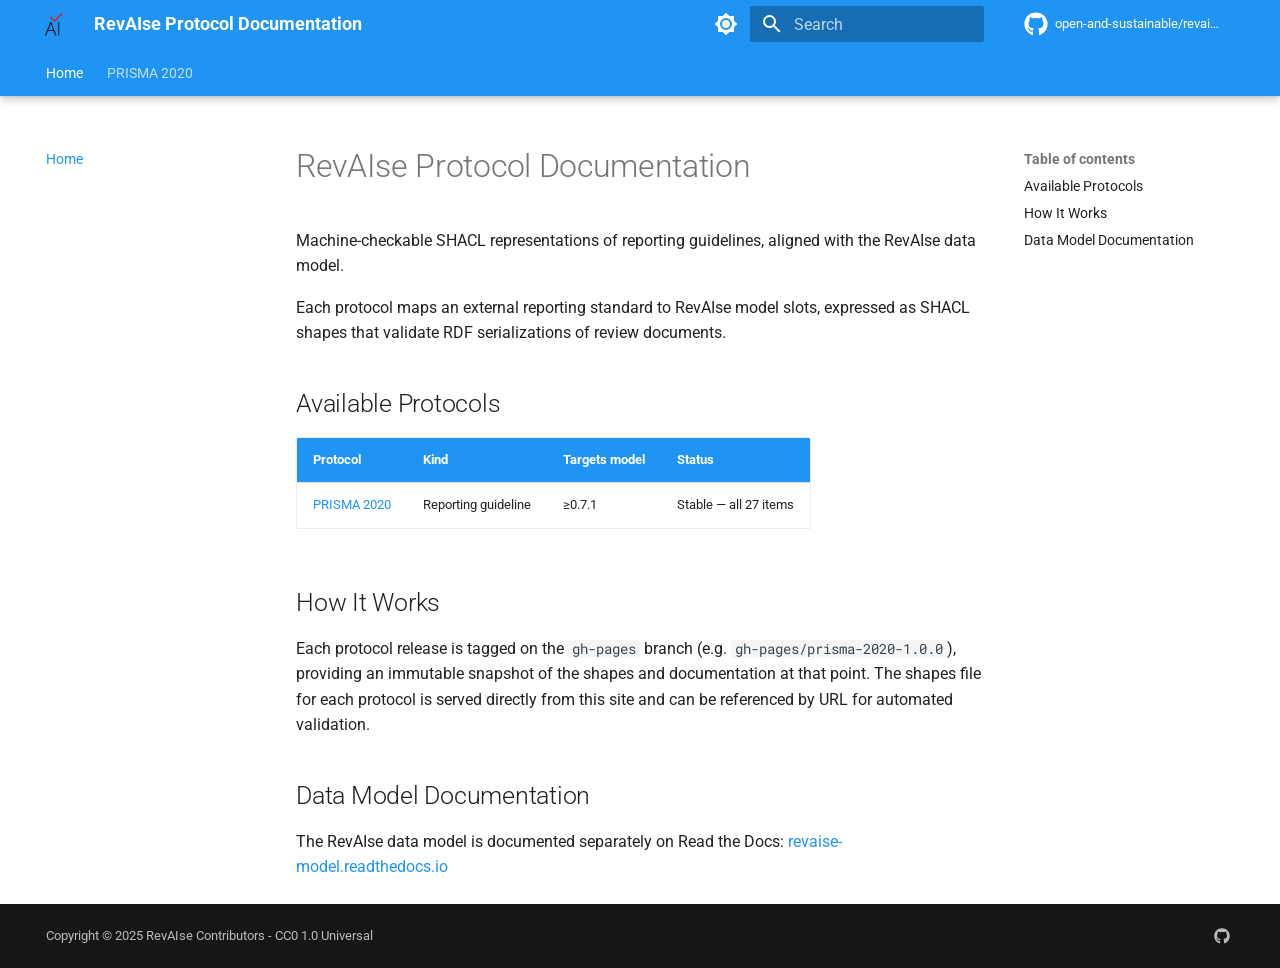
<file: index.html>
<!doctype html>
<html lang="en" class="no-js">
  <head>
    
      <meta charset="utf-8">
      <meta name="viewport" content="width=device-width,initial-scale=1">
      
        <meta name="description" content="Machine-checkable protocol conformance shapes for the RevAIse data model">
      
      
        <meta name="author" content="RevAIse Contributors">
      
      
        <link rel="canonical" href="https://open-and-sustainable.github.io/revaise-model/">
      
      
      
        <link rel="next" href="prisma-2020/docs/">
      
      
        
      
      
      <link rel="icon" href="assets/favicon.ico">
      <meta name="generator" content="mkdocs-1.6.1, mkdocs-material-9.7.6">
    
    
      
        <title>RevAIse Protocol Documentation</title>
      
    
    
      <link rel="stylesheet" href="assets/stylesheets/main.484c7ddc.min.css">
      
        
        <link rel="stylesheet" href="assets/stylesheets/palette.ab4e12ef.min.css">
      
      


    
    
      
    
    
      
        
        
        <link rel="preconnect" href="https://fonts.gstatic.com" crossorigin>
        <link rel="stylesheet" href="https://fonts.googleapis.com/css?family=Roboto:300,300i,400,400i,700,700i%7CRoboto+Mono:400,400i,700,700i&display=fallback">
        <style>:root{--md-text-font:"Roboto";--md-code-font:"Roboto Mono"}</style>
      
    
    
      <link rel="stylesheet" href="stylesheets/extra.css">
    
      <link rel="stylesheet" href="stylesheets/logo.css">
    
    <script>__md_scope=new URL(".",location),__md_hash=e=>[...e].reduce(((e,_)=>(e<<5)-e+_.charCodeAt(0)),0),__md_get=(e,_=localStorage,t=__md_scope)=>JSON.parse(_.getItem(t.pathname+"."+e)),__md_set=(e,_,t=localStorage,a=__md_scope)=>{try{t.setItem(a.pathname+"."+e,JSON.stringify(_))}catch(e){}}</script>
    
      

    
    
  </head>
  
  
    
    
      
    
    
    
    
    <body dir="ltr" data-md-color-scheme="default" data-md-color-primary="blue" data-md-color-accent="indigo">
  
    
    <input class="md-toggle" data-md-toggle="drawer" type="checkbox" id="__drawer" autocomplete="off">
    <input class="md-toggle" data-md-toggle="search" type="checkbox" id="__search" autocomplete="off">
    <label class="md-overlay" for="__drawer"></label>
    <div data-md-component="skip">
      
        
        <a href="#revaise-protocol-documentation" class="md-skip">
          Skip to content
        </a>
      
    </div>
    <div data-md-component="announce">
      
    </div>
    
    
      

  

<header class="md-header md-header--shadow md-header--lifted" data-md-component="header">
  <nav class="md-header__inner md-grid" aria-label="Header">
    <a href="." title="RevAIse Protocol Documentation" class="md-header__button md-logo" aria-label="RevAIse Protocol Documentation" data-md-component="logo">
      
  <img src="assets/favicon.ico" alt="logo">

    </a>
    <label class="md-header__button md-icon" for="__drawer">
      
      <svg xmlns="http://www.w3.org/2000/svg" viewBox="0 0 24 24"><path d="M3 6h18v2H3zm0 5h18v2H3zm0 5h18v2H3z"/></svg>
    </label>
    <div class="md-header__title" data-md-component="header-title">
      <div class="md-header__ellipsis">
        <div class="md-header__topic">
          <span class="md-ellipsis">
            RevAIse Protocol Documentation
          </span>
        </div>
        <div class="md-header__topic" data-md-component="header-topic">
          <span class="md-ellipsis">
            
              Home
            
          </span>
        </div>
      </div>
    </div>
    
      
        <form class="md-header__option" data-md-component="palette">
  
    
    
    
    <input class="md-option" data-md-color-media="(prefers-color-scheme: light)" data-md-color-scheme="default" data-md-color-primary="blue" data-md-color-accent="indigo"  aria-label="Switch to dark mode"  type="radio" name="__palette" id="__palette_0">
    
      <label class="md-header__button md-icon" title="Switch to dark mode" for="__palette_1" hidden>
        <svg xmlns="http://www.w3.org/2000/svg" viewBox="0 0 24 24"><path d="M12 8a4 4 0 0 0-4 4 4 4 0 0 0 4 4 4 4 0 0 0 4-4 4 4 0 0 0-4-4m0 10a6 6 0 0 1-6-6 6 6 0 0 1 6-6 6 6 0 0 1 6 6 6 6 0 0 1-6 6m8-9.31V4h-4.69L12 .69 8.69 4H4v4.69L.69 12 4 15.31V20h4.69L12 23.31 15.31 20H20v-4.69L23.31 12z"/></svg>
      </label>
    
  
    
    
    
    <input class="md-option" data-md-color-media="(prefers-color-scheme: dark)" data-md-color-scheme="slate" data-md-color-primary="blue" data-md-color-accent="indigo"  aria-label="Switch to light mode"  type="radio" name="__palette" id="__palette_1">
    
      <label class="md-header__button md-icon" title="Switch to light mode" for="__palette_0" hidden>
        <svg xmlns="http://www.w3.org/2000/svg" viewBox="0 0 24 24"><path d="M12 18c-.89 0-1.74-.2-2.5-.55C11.56 16.5 13 14.42 13 12s-1.44-4.5-3.5-5.45C10.26 6.2 11.11 6 12 6a6 6 0 0 1 6 6 6 6 0 0 1-6 6m8-9.31V4h-4.69L12 .69 8.69 4H4v4.69L.69 12 4 15.31V20h4.69L12 23.31 15.31 20H20v-4.69L23.31 12z"/></svg>
      </label>
    
  
</form>
      
    
    
      <script>var palette=__md_get("__palette");if(palette&&palette.color){if("(prefers-color-scheme)"===palette.color.media){var media=matchMedia("(prefers-color-scheme: light)"),input=document.querySelector(media.matches?"[data-md-color-media='(prefers-color-scheme: light)']":"[data-md-color-media='(prefers-color-scheme: dark)']");palette.color.media=input.getAttribute("data-md-color-media"),palette.color.scheme=input.getAttribute("data-md-color-scheme"),palette.color.primary=input.getAttribute("data-md-color-primary"),palette.color.accent=input.getAttribute("data-md-color-accent")}for(var[key,value]of Object.entries(palette.color))document.body.setAttribute("data-md-color-"+key,value)}</script>
    
    
    
      
      
        <label class="md-header__button md-icon" for="__search">
          
          <svg xmlns="http://www.w3.org/2000/svg" viewBox="0 0 24 24"><path d="M9.5 3A6.5 6.5 0 0 1 16 9.5c0 1.61-.59 3.09-1.56 4.23l.27.27h.79l5 5-1.5 1.5-5-5v-.79l-.27-.27A6.52 6.52 0 0 1 9.5 16 6.5 6.5 0 0 1 3 9.5 6.5 6.5 0 0 1 9.5 3m0 2C7 5 5 7 5 9.5S7 14 9.5 14 14 12 14 9.5 12 5 9.5 5"/></svg>
        </label>
        <div class="md-search" data-md-component="search" role="dialog">
  <label class="md-search__overlay" for="__search"></label>
  <div class="md-search__inner" role="search">
    <form class="md-search__form" name="search">
      <input type="text" class="md-search__input" name="query" aria-label="Search" placeholder="Search" autocapitalize="off" autocorrect="off" autocomplete="off" spellcheck="false" data-md-component="search-query" required>
      <label class="md-search__icon md-icon" for="__search">
        
        <svg xmlns="http://www.w3.org/2000/svg" viewBox="0 0 24 24"><path d="M9.5 3A6.5 6.5 0 0 1 16 9.5c0 1.61-.59 3.09-1.56 4.23l.27.27h.79l5 5-1.5 1.5-5-5v-.79l-.27-.27A6.52 6.52 0 0 1 9.5 16 6.5 6.5 0 0 1 3 9.5 6.5 6.5 0 0 1 9.5 3m0 2C7 5 5 7 5 9.5S7 14 9.5 14 14 12 14 9.5 12 5 9.5 5"/></svg>
        
        <svg xmlns="http://www.w3.org/2000/svg" viewBox="0 0 24 24"><path d="M20 11v2H8l5.5 5.5-1.42 1.42L4.16 12l7.92-7.92L13.5 5.5 8 11z"/></svg>
      </label>
      <nav class="md-search__options" aria-label="Search">
        
          <a href="javascript:void(0)" class="md-search__icon md-icon" title="Share" aria-label="Share" data-clipboard data-clipboard-text="" data-md-component="search-share" tabindex="-1">
            
            <svg xmlns="http://www.w3.org/2000/svg" viewBox="0 0 24 24"><path d="M18 16.08c-.76 0-1.44.3-1.96.77L8.91 12.7c.05-.23.09-.46.09-.7s-.04-.47-.09-.7l7.05-4.11c.54.5 1.25.81 2.04.81a3 3 0 0 0 3-3 3 3 0 0 0-3-3 3 3 0 0 0-3 3c0 .24.04.47.09.7L8.04 9.81C7.5 9.31 6.79 9 6 9a3 3 0 0 0-3 3 3 3 0 0 0 3 3c.79 0 1.5-.31 2.04-.81l7.12 4.15c-.05.21-.08.43-.08.66 0 1.61 1.31 2.91 2.92 2.91s2.92-1.3 2.92-2.91A2.92 2.92 0 0 0 18 16.08"/></svg>
          </a>
        
        <button type="reset" class="md-search__icon md-icon" title="Clear" aria-label="Clear" tabindex="-1">
          
          <svg xmlns="http://www.w3.org/2000/svg" viewBox="0 0 24 24"><path d="M19 6.41 17.59 5 12 10.59 6.41 5 5 6.41 10.59 12 5 17.59 6.41 19 12 13.41 17.59 19 19 17.59 13.41 12z"/></svg>
        </button>
      </nav>
      
        <div class="md-search__suggest" data-md-component="search-suggest"></div>
      
    </form>
    <div class="md-search__output">
      <div class="md-search__scrollwrap" tabindex="0" data-md-scrollfix>
        <div class="md-search-result" data-md-component="search-result">
          <div class="md-search-result__meta">
            Initializing search
          </div>
          <ol class="md-search-result__list" role="presentation"></ol>
        </div>
      </div>
    </div>
  </div>
</div>
      
    
    
      <div class="md-header__source">
        <a href="https://github.com/open-and-sustainable/revaise-model" title="Go to repository" class="md-source" data-md-component="source">
  <div class="md-source__icon md-icon">
    
    <svg xmlns="http://www.w3.org/2000/svg" viewBox="0 0 512 512"><!--! Font Awesome Free 7.1.0 by @fontawesome - https://fontawesome.com License - https://fontawesome.com/license/free (Icons: CC BY 4.0, Fonts: SIL OFL 1.1, Code: MIT License) Copyright 2025 Fonticons, Inc.--><path d="M173.9 397.4c0 2-2.3 3.6-5.2 3.6-3.3.3-5.6-1.3-5.6-3.6 0-2 2.3-3.6 5.2-3.6 3-.3 5.6 1.3 5.6 3.6m-31.1-4.5c-.7 2 1.3 4.3 4.3 4.9 2.6 1 5.6 0 6.2-2s-1.3-4.3-4.3-5.2c-2.6-.7-5.5.3-6.2 2.3m44.2-1.7c-2.9.7-4.9 2.6-4.6 4.9.3 2 2.9 3.3 5.9 2.6 2.9-.7 4.9-2.6 4.6-4.6-.3-1.9-3-3.2-5.9-2.9M252.8 8C114.1 8 8 113.3 8 252c0 110.9 69.8 205.8 169.5 239.2 12.8 2.3 17.3-5.6 17.3-12.1 0-6.2-.3-40.4-.3-61.4 0 0-70 15-84.7-29.8 0 0-11.4-29.1-27.8-36.6 0 0-22.9-15.7 1.6-15.4 0 0 24.9 2 38.6 25.8 21.9 38.6 58.6 27.5 72.9 20.9 2.3-16 8.8-27.1 16-33.7-55.9-6.2-112.3-14.3-112.3-110.5 0-27.5 7.6-41.3 23.6-58.9-2.6-6.5-11.1-33.3 2.6-67.9 20.9-6.5 69 27 69 27 20-5.6 41.5-8.5 62.8-8.5s42.8 2.9 62.8 8.5c0 0 48.1-33.6 69-27 13.7 34.7 5.2 61.4 2.6 67.9 16 17.7 25.8 31.5 25.8 58.9 0 96.5-58.9 104.2-114.8 110.5 9.2 7.9 17 22.9 17 46.4 0 33.7-.3 75.4-.3 83.6 0 6.5 4.6 14.4 17.3 12.1C436.2 457.8 504 362.9 504 252 504 113.3 391.5 8 252.8 8M105.2 352.9c-1.3 1-1 3.3.7 5.2 1.6 1.6 3.9 2.3 5.2 1 1.3-1 1-3.3-.7-5.2-1.6-1.6-3.9-2.3-5.2-1m-10.8-8.1c-.7 1.3.3 2.9 2.3 3.9 1.6 1 3.6.7 4.3-.7.7-1.3-.3-2.9-2.3-3.9-2-.6-3.6-.3-4.3.7m32.4 35.6c-1.6 1.3-1 4.3 1.3 6.2 2.3 2.3 5.2 2.6 6.5 1 1.3-1.3.7-4.3-1.3-6.2-2.2-2.3-5.2-2.6-6.5-1m-11.4-14.7c-1.6 1-1.6 3.6 0 5.9s4.3 3.3 5.6 2.3c1.6-1.3 1.6-3.9 0-6.2-1.4-2.3-4-3.3-5.6-2"/></svg>
  </div>
  <div class="md-source__repository">
    open-and-sustainable/revaise-model
  </div>
</a>
      </div>
    
  </nav>
  
    
      
<nav class="md-tabs" aria-label="Tabs" data-md-component="tabs">
  <div class="md-grid">
    <ul class="md-tabs__list">
      
        
  
  
  
    
  
  
    <li class="md-tabs__item md-tabs__item--active">
      <a href="." class="md-tabs__link">
        
  
  
    
  
  Home

      </a>
    </li>
  

      
        
  
  
  
  
    
    
      <li class="md-tabs__item">
        <a href="prisma-2020/docs/" class="md-tabs__link">
          
  
  
  PRISMA 2020

        </a>
      </li>
    
  

      
    </ul>
  </div>
</nav>
    
  
</header>
    
    <div class="md-container" data-md-component="container">
      
      
        
      
      <main class="md-main" data-md-component="main">
        <div class="md-main__inner md-grid">
          
            
              
              <div class="md-sidebar md-sidebar--primary" data-md-component="sidebar" data-md-type="navigation" >
                <div class="md-sidebar__scrollwrap">
                  <div class="md-sidebar__inner">
                    


  


<nav class="md-nav md-nav--primary md-nav--lifted" aria-label="Navigation" data-md-level="0">
  <label class="md-nav__title" for="__drawer">
    <a href="." title="RevAIse Protocol Documentation" class="md-nav__button md-logo" aria-label="RevAIse Protocol Documentation" data-md-component="logo">
      
  <img src="assets/favicon.ico" alt="logo">

    </a>
    RevAIse Protocol Documentation
  </label>
  
    <div class="md-nav__source">
      <a href="https://github.com/open-and-sustainable/revaise-model" title="Go to repository" class="md-source" data-md-component="source">
  <div class="md-source__icon md-icon">
    
    <svg xmlns="http://www.w3.org/2000/svg" viewBox="0 0 512 512"><!--! Font Awesome Free 7.1.0 by @fontawesome - https://fontawesome.com License - https://fontawesome.com/license/free (Icons: CC BY 4.0, Fonts: SIL OFL 1.1, Code: MIT License) Copyright 2025 Fonticons, Inc.--><path d="M173.9 397.4c0 2-2.3 3.6-5.2 3.6-3.3.3-5.6-1.3-5.6-3.6 0-2 2.3-3.6 5.2-3.6 3-.3 5.6 1.3 5.6 3.6m-31.1-4.5c-.7 2 1.3 4.3 4.3 4.9 2.6 1 5.6 0 6.2-2s-1.3-4.3-4.3-5.2c-2.6-.7-5.5.3-6.2 2.3m44.2-1.7c-2.9.7-4.9 2.6-4.6 4.9.3 2 2.9 3.3 5.9 2.6 2.9-.7 4.9-2.6 4.6-4.6-.3-1.9-3-3.2-5.9-2.9M252.8 8C114.1 8 8 113.3 8 252c0 110.9 69.8 205.8 169.5 239.2 12.8 2.3 17.3-5.6 17.3-12.1 0-6.2-.3-40.4-.3-61.4 0 0-70 15-84.7-29.8 0 0-11.4-29.1-27.8-36.6 0 0-22.9-15.7 1.6-15.4 0 0 24.9 2 38.6 25.8 21.9 38.6 58.6 27.5 72.9 20.9 2.3-16 8.8-27.1 16-33.7-55.9-6.2-112.3-14.3-112.3-110.5 0-27.5 7.6-41.3 23.6-58.9-2.6-6.5-11.1-33.3 2.6-67.9 20.9-6.5 69 27 69 27 20-5.6 41.5-8.5 62.8-8.5s42.8 2.9 62.8 8.5c0 0 48.1-33.6 69-27 13.7 34.7 5.2 61.4 2.6 67.9 16 17.7 25.8 31.5 25.8 58.9 0 96.5-58.9 104.2-114.8 110.5 9.2 7.9 17 22.9 17 46.4 0 33.7-.3 75.4-.3 83.6 0 6.5 4.6 14.4 17.3 12.1C436.2 457.8 504 362.9 504 252 504 113.3 391.5 8 252.8 8M105.2 352.9c-1.3 1-1 3.3.7 5.2 1.6 1.6 3.9 2.3 5.2 1 1.3-1 1-3.3-.7-5.2-1.6-1.6-3.9-2.3-5.2-1m-10.8-8.1c-.7 1.3.3 2.9 2.3 3.9 1.6 1 3.6.7 4.3-.7.7-1.3-.3-2.9-2.3-3.9-2-.6-3.6-.3-4.3.7m32.4 35.6c-1.6 1.3-1 4.3 1.3 6.2 2.3 2.3 5.2 2.6 6.5 1 1.3-1.3.7-4.3-1.3-6.2-2.2-2.3-5.2-2.6-6.5-1m-11.4-14.7c-1.6 1-1.6 3.6 0 5.9s4.3 3.3 5.6 2.3c1.6-1.3 1.6-3.9 0-6.2-1.4-2.3-4-3.3-5.6-2"/></svg>
  </div>
  <div class="md-source__repository">
    open-and-sustainable/revaise-model
  </div>
</a>
    </div>
  
  <ul class="md-nav__list" data-md-scrollfix>
    
      
      
  
  
    
  
  
  
    <li class="md-nav__item md-nav__item--active">
      
      <input class="md-nav__toggle md-toggle" type="checkbox" id="__toc">
      
      
        
      
      
        <label class="md-nav__link md-nav__link--active" for="__toc">
          
  
  
  <span class="md-ellipsis">
    
  
    Home
  

    
  </span>
  
  

          <span class="md-nav__icon md-icon"></span>
        </label>
      
      <a href="." class="md-nav__link md-nav__link--active">
        
  
  
  <span class="md-ellipsis">
    
  
    Home
  

    
  </span>
  
  

      </a>
      
        

<nav class="md-nav md-nav--secondary" aria-label="Table of contents">
  
  
  
    
  
  
    <label class="md-nav__title" for="__toc">
      <span class="md-nav__icon md-icon"></span>
      Table of contents
    </label>
    <ul class="md-nav__list" data-md-component="toc" data-md-scrollfix>
      
        <li class="md-nav__item">
  <a href="#available-protocols" class="md-nav__link">
    <span class="md-ellipsis">
      
        Available Protocols
      
    </span>
  </a>
  
</li>
      
        <li class="md-nav__item">
  <a href="#how-it-works" class="md-nav__link">
    <span class="md-ellipsis">
      
        How It Works
      
    </span>
  </a>
  
</li>
      
        <li class="md-nav__item">
  <a href="#data-model-documentation" class="md-nav__link">
    <span class="md-ellipsis">
      
        Data Model Documentation
      
    </span>
  </a>
  
</li>
      
    </ul>
  
</nav>
      
    </li>
  

    
      
      
  
  
  
  
    
    
    
    
      
      
        
      
    
    
    <li class="md-nav__item md-nav__item--nested">
      
        
        
          
        
        <input class="md-nav__toggle md-toggle md-toggle--indeterminate" type="checkbox" id="__nav_2" >
        
          
          <label class="md-nav__link" for="__nav_2" id="__nav_2_label" tabindex="0">
            
  
  
  <span class="md-ellipsis">
    
  
    PRISMA 2020
  

    
  </span>
  
  

            <span class="md-nav__icon md-icon"></span>
          </label>
        
        <nav class="md-nav" data-md-level="1" aria-labelledby="__nav_2_label" aria-expanded="false">
          <label class="md-nav__title" for="__nav_2">
            <span class="md-nav__icon md-icon"></span>
            
  
    PRISMA 2020
  

          </label>
          <ul class="md-nav__list" data-md-scrollfix>
            
              
                
  
  
  
  
    <li class="md-nav__item">
      <a href="prisma-2020/docs/" class="md-nav__link">
        
  
  
  <span class="md-ellipsis">
    
  
    Overview
  

    
  </span>
  
  

      </a>
    </li>
  

              
            
              
                
  
  
  
  
    <li class="md-nav__item">
      <a href="prisma-2020/mapping/" class="md-nav__link">
        
  
  
  <span class="md-ellipsis">
    
  
    Item Mapping
  

    
  </span>
  
  

      </a>
    </li>
  

              
            
          </ul>
        </nav>
      
    </li>
  

    
  </ul>
</nav>
                  </div>
                </div>
              </div>
            
            
              
              <div class="md-sidebar md-sidebar--secondary" data-md-component="sidebar" data-md-type="toc" >
                <div class="md-sidebar__scrollwrap">
                  <div class="md-sidebar__inner">
                    

<nav class="md-nav md-nav--secondary" aria-label="Table of contents">
  
  
  
    
  
  
    <label class="md-nav__title" for="__toc">
      <span class="md-nav__icon md-icon"></span>
      Table of contents
    </label>
    <ul class="md-nav__list" data-md-component="toc" data-md-scrollfix>
      
        <li class="md-nav__item">
  <a href="#available-protocols" class="md-nav__link">
    <span class="md-ellipsis">
      
        Available Protocols
      
    </span>
  </a>
  
</li>
      
        <li class="md-nav__item">
  <a href="#how-it-works" class="md-nav__link">
    <span class="md-ellipsis">
      
        How It Works
      
    </span>
  </a>
  
</li>
      
        <li class="md-nav__item">
  <a href="#data-model-documentation" class="md-nav__link">
    <span class="md-ellipsis">
      
        Data Model Documentation
      
    </span>
  </a>
  
</li>
      
    </ul>
  
</nav>
                  </div>
                </div>
              </div>
            
          
          
            <div class="md-content" data-md-component="content">
              
              <article class="md-content__inner md-typeset">
                
                  


  
  


<h1 id="revaise-protocol-documentation">RevAIse Protocol Documentation<a class="headerlink" href="#revaise-protocol-documentation" title="Permanent link">&para;</a></h1>
<p>Machine-checkable SHACL representations of reporting guidelines, aligned with the RevAIse data model.</p>
<p>Each protocol maps an external reporting standard to RevAIse model slots, expressed as SHACL shapes that validate RDF serializations of review documents.</p>
<h2 id="available-protocols">Available Protocols<a class="headerlink" href="#available-protocols" title="Permanent link">&para;</a></h2>
<table>
<thead>
<tr>
<th>Protocol</th>
<th>Kind</th>
<th>Targets model</th>
<th>Status</th>
</tr>
</thead>
<tbody>
<tr>
<td><a href="prisma-2020/docs/">PRISMA 2020</a></td>
<td>Reporting guideline</td>
<td>≥0.7.1</td>
<td>Stable — all 27 items</td>
</tr>
</tbody>
</table>
<h2 id="how-it-works">How It Works<a class="headerlink" href="#how-it-works" title="Permanent link">&para;</a></h2>
<p>Each protocol release is tagged on the <code>gh-pages</code> branch (e.g. <code>gh-pages/prisma-2020-1.0.0</code>), providing an immutable snapshot of the shapes and documentation at that point. The shapes file for each protocol is served directly from this site and can be referenced by URL for automated validation.</p>
<h2 id="data-model-documentation">Data Model Documentation<a class="headerlink" href="#data-model-documentation" title="Permanent link">&para;</a></h2>
<p>The RevAIse data model is documented separately on Read the Docs:
<a href="https://revaise-model.readthedocs.io">revaise-model.readthedocs.io</a></p>












                
              </article>
            </div>
          
          
<script>var target=document.getElementById(location.hash.slice(1));target&&target.name&&(target.checked=target.name.startsWith("__tabbed_"))</script>
        </div>
        
          <button type="button" class="md-top md-icon" data-md-component="top" hidden>
  
  <svg xmlns="http://www.w3.org/2000/svg" viewBox="0 0 24 24"><path d="M13 20h-2V8l-5.5 5.5-1.42-1.42L12 4.16l7.92 7.92-1.42 1.42L13 8z"/></svg>
  Back to top
</button>
        
      </main>
      
        <footer class="md-footer">
  
  <div class="md-footer-meta md-typeset">
    <div class="md-footer-meta__inner md-grid">
      <div class="md-copyright">
  
    <div class="md-copyright__highlight">
      Copyright &copy; 2025 RevAIse Contributors - CC0 1.0 Universal
    </div>
  
  
</div>
      
        
<div class="md-social">
  
    
    
    
    
    <a href="https://github.com/open-and-sustainable/revaise-model" target="_blank" rel="noopener" title="GitHub Repository" class="md-social__link">
      <svg xmlns="http://www.w3.org/2000/svg" viewBox="0 0 512 512"><!--! Font Awesome Free 7.1.0 by @fontawesome - https://fontawesome.com License - https://fontawesome.com/license/free (Icons: CC BY 4.0, Fonts: SIL OFL 1.1, Code: MIT License) Copyright 2025 Fonticons, Inc.--><path d="M173.9 397.4c0 2-2.3 3.6-5.2 3.6-3.3.3-5.6-1.3-5.6-3.6 0-2 2.3-3.6 5.2-3.6 3-.3 5.6 1.3 5.6 3.6m-31.1-4.5c-.7 2 1.3 4.3 4.3 4.9 2.6 1 5.6 0 6.2-2s-1.3-4.3-4.3-5.2c-2.6-.7-5.5.3-6.2 2.3m44.2-1.7c-2.9.7-4.9 2.6-4.6 4.9.3 2 2.9 3.3 5.9 2.6 2.9-.7 4.9-2.6 4.6-4.6-.3-1.9-3-3.2-5.9-2.9M252.8 8C114.1 8 8 113.3 8 252c0 110.9 69.8 205.8 169.5 239.2 12.8 2.3 17.3-5.6 17.3-12.1 0-6.2-.3-40.4-.3-61.4 0 0-70 15-84.7-29.8 0 0-11.4-29.1-27.8-36.6 0 0-22.9-15.7 1.6-15.4 0 0 24.9 2 38.6 25.8 21.9 38.6 58.6 27.5 72.9 20.9 2.3-16 8.8-27.1 16-33.7-55.9-6.2-112.3-14.3-112.3-110.5 0-27.5 7.6-41.3 23.6-58.9-2.6-6.5-11.1-33.3 2.6-67.9 20.9-6.5 69 27 69 27 20-5.6 41.5-8.5 62.8-8.5s42.8 2.9 62.8 8.5c0 0 48.1-33.6 69-27 13.7 34.7 5.2 61.4 2.6 67.9 16 17.7 25.8 31.5 25.8 58.9 0 96.5-58.9 104.2-114.8 110.5 9.2 7.9 17 22.9 17 46.4 0 33.7-.3 75.4-.3 83.6 0 6.5 4.6 14.4 17.3 12.1C436.2 457.8 504 362.9 504 252 504 113.3 391.5 8 252.8 8M105.2 352.9c-1.3 1-1 3.3.7 5.2 1.6 1.6 3.9 2.3 5.2 1 1.3-1 1-3.3-.7-5.2-1.6-1.6-3.9-2.3-5.2-1m-10.8-8.1c-.7 1.3.3 2.9 2.3 3.9 1.6 1 3.6.7 4.3-.7.7-1.3-.3-2.9-2.3-3.9-2-.6-3.6-.3-4.3.7m32.4 35.6c-1.6 1.3-1 4.3 1.3 6.2 2.3 2.3 5.2 2.6 6.5 1 1.3-1.3.7-4.3-1.3-6.2-2.2-2.3-5.2-2.6-6.5-1m-11.4-14.7c-1.6 1-1.6 3.6 0 5.9s4.3 3.3 5.6 2.3c1.6-1.3 1.6-3.9 0-6.2-1.4-2.3-4-3.3-5.6-2"/></svg>
    </a>
  
</div>
      
    </div>
  </div>
</footer>
      
    </div>
    <div class="md-dialog" data-md-component="dialog">
      <div class="md-dialog__inner md-typeset"></div>
    </div>
    
    
    
      
      
      <script id="__config" type="application/json">{"annotate": null, "base": ".", "features": ["content.code.copy", "content.code.annotate", "navigation.instant", "navigation.tracking", "navigation.tabs", "navigation.tabs.sticky", "navigation.sections", "navigation.expand", "navigation.top", "search.suggest", "search.highlight", "search.share", "toc.follow"], "search": "assets/javascripts/workers/search.2c215733.min.js", "tags": null, "translations": {"clipboard.copied": "Copied to clipboard", "clipboard.copy": "Copy to clipboard", "search.result.more.one": "1 more on this page", "search.result.more.other": "# more on this page", "search.result.none": "No matching documents", "search.result.one": "1 matching document", "search.result.other": "# matching documents", "search.result.placeholder": "Type to start searching", "search.result.term.missing": "Missing", "select.version": "Select version"}, "version": null}</script>
    
    
      <script src="assets/javascripts/bundle.79ae519e.min.js"></script>
      
    
  </body>
</html>
</file>
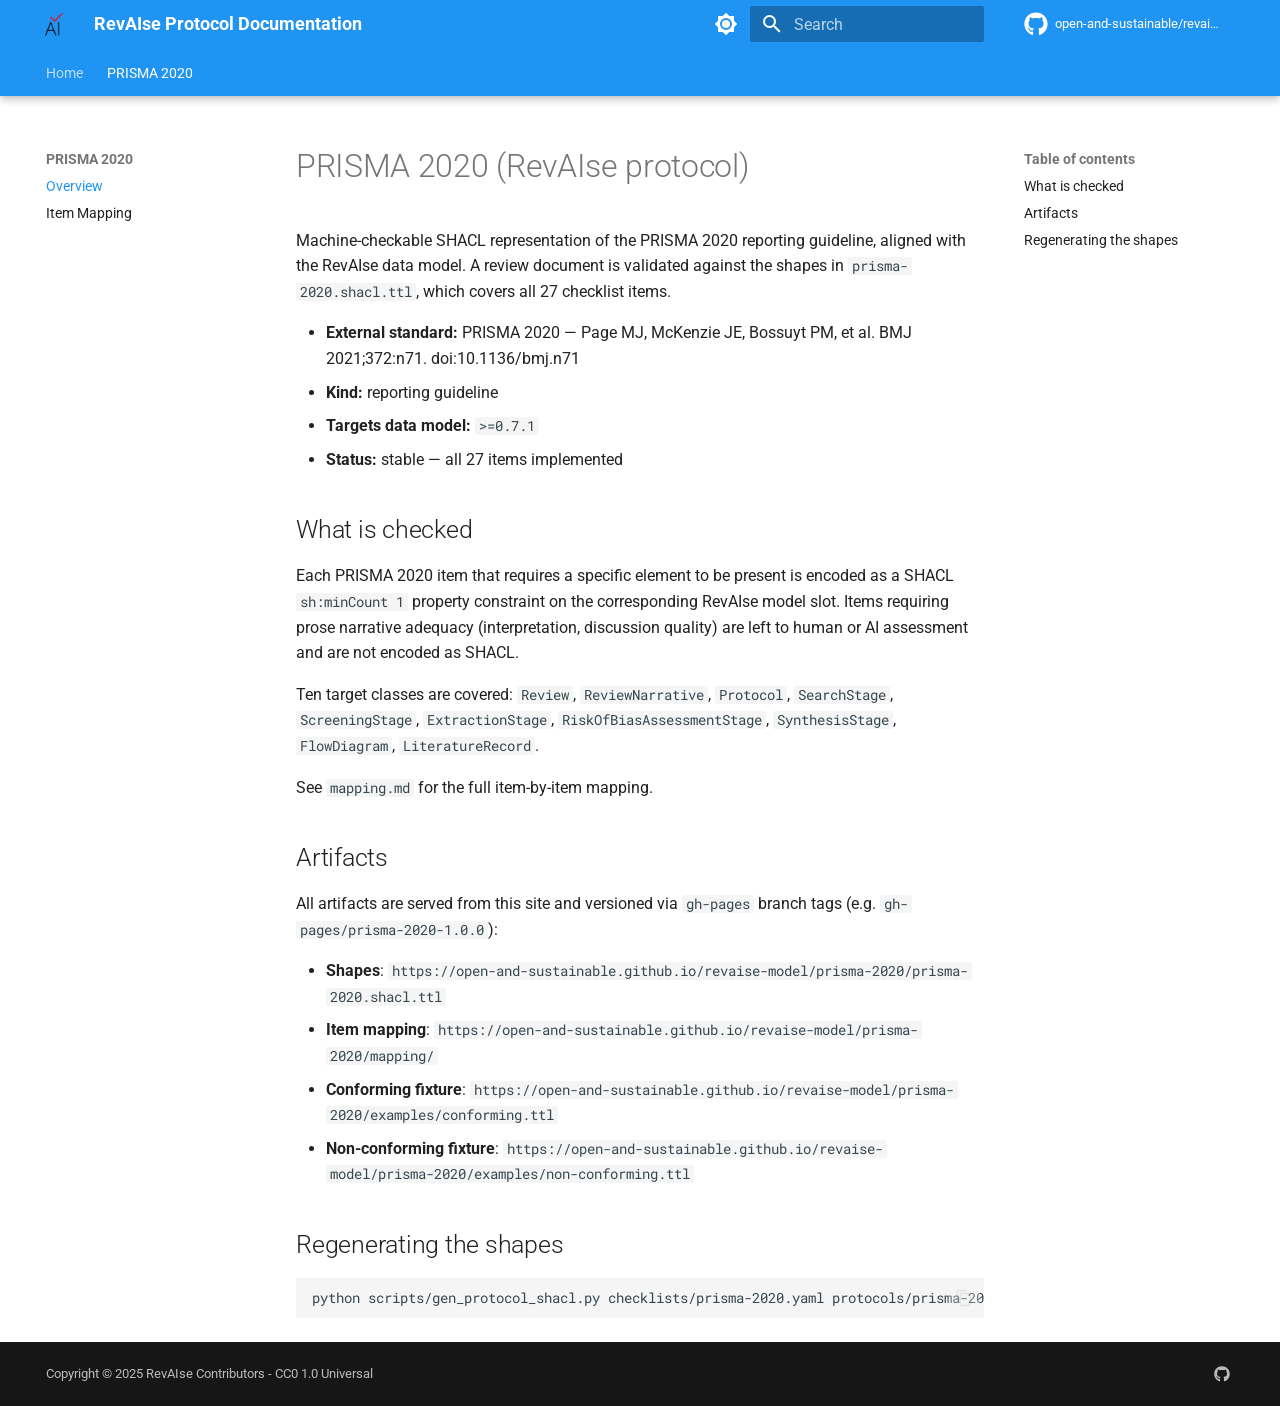
<file: prisma-2020/docs/index.html>
<!doctype html>
<html lang="en" class="no-js">
  <head>
    
      <meta charset="utf-8">
      <meta name="viewport" content="width=device-width,initial-scale=1">
      
        <meta name="description" content="Machine-checkable protocol conformance shapes for the RevAIse data model">
      
      
        <meta name="author" content="RevAIse Contributors">
      
      
        <link rel="canonical" href="https://open-and-sustainable.github.io/revaise-model/prisma-2020/docs/">
      
      
        <link rel="prev" href="../..">
      
      
        <link rel="next" href="../mapping/">
      
      
        
      
      
      <link rel="icon" href="../../assets/favicon.ico">
      <meta name="generator" content="mkdocs-1.6.1, mkdocs-material-9.7.6">
    
    
      
        <title>Overview - RevAIse Protocol Documentation</title>
      
    
    
      <link rel="stylesheet" href="../../assets/stylesheets/main.484c7ddc.min.css">
      
        
        <link rel="stylesheet" href="../../assets/stylesheets/palette.ab4e12ef.min.css">
      
      


    
    
      
    
    
      
        
        
        <link rel="preconnect" href="https://fonts.gstatic.com" crossorigin>
        <link rel="stylesheet" href="https://fonts.googleapis.com/css?family=Roboto:300,300i,400,400i,700,700i%7CRoboto+Mono:400,400i,700,700i&display=fallback">
        <style>:root{--md-text-font:"Roboto";--md-code-font:"Roboto Mono"}</style>
      
    
    
      <link rel="stylesheet" href="../../stylesheets/extra.css">
    
      <link rel="stylesheet" href="../../stylesheets/logo.css">
    
    <script>__md_scope=new URL("../..",location),__md_hash=e=>[...e].reduce(((e,_)=>(e<<5)-e+_.charCodeAt(0)),0),__md_get=(e,_=localStorage,t=__md_scope)=>JSON.parse(_.getItem(t.pathname+"."+e)),__md_set=(e,_,t=localStorage,a=__md_scope)=>{try{t.setItem(a.pathname+"."+e,JSON.stringify(_))}catch(e){}}</script>
    
      

    
    
  </head>
  
  
    
    
      
    
    
    
    
    <body dir="ltr" data-md-color-scheme="default" data-md-color-primary="blue" data-md-color-accent="indigo">
  
    
    <input class="md-toggle" data-md-toggle="drawer" type="checkbox" id="__drawer" autocomplete="off">
    <input class="md-toggle" data-md-toggle="search" type="checkbox" id="__search" autocomplete="off">
    <label class="md-overlay" for="__drawer"></label>
    <div data-md-component="skip">
      
        
        <a href="#prisma-2020-revaise-protocol" class="md-skip">
          Skip to content
        </a>
      
    </div>
    <div data-md-component="announce">
      
    </div>
    
    
      

  

<header class="md-header md-header--shadow md-header--lifted" data-md-component="header">
  <nav class="md-header__inner md-grid" aria-label="Header">
    <a href="../.." title="RevAIse Protocol Documentation" class="md-header__button md-logo" aria-label="RevAIse Protocol Documentation" data-md-component="logo">
      
  <img src="../../assets/favicon.ico" alt="logo">

    </a>
    <label class="md-header__button md-icon" for="__drawer">
      
      <svg xmlns="http://www.w3.org/2000/svg" viewBox="0 0 24 24"><path d="M3 6h18v2H3zm0 5h18v2H3zm0 5h18v2H3z"/></svg>
    </label>
    <div class="md-header__title" data-md-component="header-title">
      <div class="md-header__ellipsis">
        <div class="md-header__topic">
          <span class="md-ellipsis">
            RevAIse Protocol Documentation
          </span>
        </div>
        <div class="md-header__topic" data-md-component="header-topic">
          <span class="md-ellipsis">
            
              Overview
            
          </span>
        </div>
      </div>
    </div>
    
      
        <form class="md-header__option" data-md-component="palette">
  
    
    
    
    <input class="md-option" data-md-color-media="(prefers-color-scheme: light)" data-md-color-scheme="default" data-md-color-primary="blue" data-md-color-accent="indigo"  aria-label="Switch to dark mode"  type="radio" name="__palette" id="__palette_0">
    
      <label class="md-header__button md-icon" title="Switch to dark mode" for="__palette_1" hidden>
        <svg xmlns="http://www.w3.org/2000/svg" viewBox="0 0 24 24"><path d="M12 8a4 4 0 0 0-4 4 4 4 0 0 0 4 4 4 4 0 0 0 4-4 4 4 0 0 0-4-4m0 10a6 6 0 0 1-6-6 6 6 0 0 1 6-6 6 6 0 0 1 6 6 6 6 0 0 1-6 6m8-9.31V4h-4.69L12 .69 8.69 4H4v4.69L.69 12 4 15.31V20h4.69L12 23.31 15.31 20H20v-4.69L23.31 12z"/></svg>
      </label>
    
  
    
    
    
    <input class="md-option" data-md-color-media="(prefers-color-scheme: dark)" data-md-color-scheme="slate" data-md-color-primary="blue" data-md-color-accent="indigo"  aria-label="Switch to light mode"  type="radio" name="__palette" id="__palette_1">
    
      <label class="md-header__button md-icon" title="Switch to light mode" for="__palette_0" hidden>
        <svg xmlns="http://www.w3.org/2000/svg" viewBox="0 0 24 24"><path d="M12 18c-.89 0-1.74-.2-2.5-.55C11.56 16.5 13 14.42 13 12s-1.44-4.5-3.5-5.45C10.26 6.2 11.11 6 12 6a6 6 0 0 1 6 6 6 6 0 0 1-6 6m8-9.31V4h-4.69L12 .69 8.69 4H4v4.69L.69 12 4 15.31V20h4.69L12 23.31 15.31 20H20v-4.69L23.31 12z"/></svg>
      </label>
    
  
</form>
      
    
    
      <script>var palette=__md_get("__palette");if(palette&&palette.color){if("(prefers-color-scheme)"===palette.color.media){var media=matchMedia("(prefers-color-scheme: light)"),input=document.querySelector(media.matches?"[data-md-color-media='(prefers-color-scheme: light)']":"[data-md-color-media='(prefers-color-scheme: dark)']");palette.color.media=input.getAttribute("data-md-color-media"),palette.color.scheme=input.getAttribute("data-md-color-scheme"),palette.color.primary=input.getAttribute("data-md-color-primary"),palette.color.accent=input.getAttribute("data-md-color-accent")}for(var[key,value]of Object.entries(palette.color))document.body.setAttribute("data-md-color-"+key,value)}</script>
    
    
    
      
      
        <label class="md-header__button md-icon" for="__search">
          
          <svg xmlns="http://www.w3.org/2000/svg" viewBox="0 0 24 24"><path d="M9.5 3A6.5 6.5 0 0 1 16 9.5c0 1.61-.59 3.09-1.56 4.23l.27.27h.79l5 5-1.5 1.5-5-5v-.79l-.27-.27A6.52 6.52 0 0 1 9.5 16 6.5 6.5 0 0 1 3 9.5 6.5 6.5 0 0 1 9.5 3m0 2C7 5 5 7 5 9.5S7 14 9.5 14 14 12 14 9.5 12 5 9.5 5"/></svg>
        </label>
        <div class="md-search" data-md-component="search" role="dialog">
  <label class="md-search__overlay" for="__search"></label>
  <div class="md-search__inner" role="search">
    <form class="md-search__form" name="search">
      <input type="text" class="md-search__input" name="query" aria-label="Search" placeholder="Search" autocapitalize="off" autocorrect="off" autocomplete="off" spellcheck="false" data-md-component="search-query" required>
      <label class="md-search__icon md-icon" for="__search">
        
        <svg xmlns="http://www.w3.org/2000/svg" viewBox="0 0 24 24"><path d="M9.5 3A6.5 6.5 0 0 1 16 9.5c0 1.61-.59 3.09-1.56 4.23l.27.27h.79l5 5-1.5 1.5-5-5v-.79l-.27-.27A6.52 6.52 0 0 1 9.5 16 6.5 6.5 0 0 1 3 9.5 6.5 6.5 0 0 1 9.5 3m0 2C7 5 5 7 5 9.5S7 14 9.5 14 14 12 14 9.5 12 5 9.5 5"/></svg>
        
        <svg xmlns="http://www.w3.org/2000/svg" viewBox="0 0 24 24"><path d="M20 11v2H8l5.5 5.5-1.42 1.42L4.16 12l7.92-7.92L13.5 5.5 8 11z"/></svg>
      </label>
      <nav class="md-search__options" aria-label="Search">
        
          <a href="javascript:void(0)" class="md-search__icon md-icon" title="Share" aria-label="Share" data-clipboard data-clipboard-text="" data-md-component="search-share" tabindex="-1">
            
            <svg xmlns="http://www.w3.org/2000/svg" viewBox="0 0 24 24"><path d="M18 16.08c-.76 0-1.44.3-1.96.77L8.91 12.7c.05-.23.09-.46.09-.7s-.04-.47-.09-.7l7.05-4.11c.54.5 1.25.81 2.04.81a3 3 0 0 0 3-3 3 3 0 0 0-3-3 3 3 0 0 0-3 3c0 .24.04.47.09.7L8.04 9.81C7.5 9.31 6.79 9 6 9a3 3 0 0 0-3 3 3 3 0 0 0 3 3c.79 0 1.5-.31 2.04-.81l7.12 4.15c-.05.21-.08.43-.08.66 0 1.61 1.31 2.91 2.92 2.91s2.92-1.3 2.92-2.91A2.92 2.92 0 0 0 18 16.08"/></svg>
          </a>
        
        <button type="reset" class="md-search__icon md-icon" title="Clear" aria-label="Clear" tabindex="-1">
          
          <svg xmlns="http://www.w3.org/2000/svg" viewBox="0 0 24 24"><path d="M19 6.41 17.59 5 12 10.59 6.41 5 5 6.41 10.59 12 5 17.59 6.41 19 12 13.41 17.59 19 19 17.59 13.41 12z"/></svg>
        </button>
      </nav>
      
        <div class="md-search__suggest" data-md-component="search-suggest"></div>
      
    </form>
    <div class="md-search__output">
      <div class="md-search__scrollwrap" tabindex="0" data-md-scrollfix>
        <div class="md-search-result" data-md-component="search-result">
          <div class="md-search-result__meta">
            Initializing search
          </div>
          <ol class="md-search-result__list" role="presentation"></ol>
        </div>
      </div>
    </div>
  </div>
</div>
      
    
    
      <div class="md-header__source">
        <a href="https://github.com/open-and-sustainable/revaise-model" title="Go to repository" class="md-source" data-md-component="source">
  <div class="md-source__icon md-icon">
    
    <svg xmlns="http://www.w3.org/2000/svg" viewBox="0 0 512 512"><!--! Font Awesome Free 7.1.0 by @fontawesome - https://fontawesome.com License - https://fontawesome.com/license/free (Icons: CC BY 4.0, Fonts: SIL OFL 1.1, Code: MIT License) Copyright 2025 Fonticons, Inc.--><path d="M173.9 397.4c0 2-2.3 3.6-5.2 3.6-3.3.3-5.6-1.3-5.6-3.6 0-2 2.3-3.6 5.2-3.6 3-.3 5.6 1.3 5.6 3.6m-31.1-4.5c-.7 2 1.3 4.3 4.3 4.9 2.6 1 5.6 0 6.2-2s-1.3-4.3-4.3-5.2c-2.6-.7-5.5.3-6.2 2.3m44.2-1.7c-2.9.7-4.9 2.6-4.6 4.9.3 2 2.9 3.3 5.9 2.6 2.9-.7 4.9-2.6 4.6-4.6-.3-1.9-3-3.2-5.9-2.9M252.8 8C114.1 8 8 113.3 8 252c0 110.9 69.8 205.8 169.5 239.2 12.8 2.3 17.3-5.6 17.3-12.1 0-6.2-.3-40.4-.3-61.4 0 0-70 15-84.7-29.8 0 0-11.4-29.1-27.8-36.6 0 0-22.9-15.7 1.6-15.4 0 0 24.9 2 38.6 25.8 21.9 38.6 58.6 27.5 72.9 20.9 2.3-16 8.8-27.1 16-33.7-55.9-6.2-112.3-14.3-112.3-110.5 0-27.5 7.6-41.3 23.6-58.9-2.6-6.5-11.1-33.3 2.6-67.9 20.9-6.5 69 27 69 27 20-5.6 41.5-8.5 62.8-8.5s42.8 2.9 62.8 8.5c0 0 48.1-33.6 69-27 13.7 34.7 5.2 61.4 2.6 67.9 16 17.7 25.8 31.5 25.8 58.9 0 96.5-58.9 104.2-114.8 110.5 9.2 7.9 17 22.9 17 46.4 0 33.7-.3 75.4-.3 83.6 0 6.5 4.6 14.4 17.3 12.1C436.2 457.8 504 362.9 504 252 504 113.3 391.5 8 252.8 8M105.2 352.9c-1.3 1-1 3.3.7 5.2 1.6 1.6 3.9 2.3 5.2 1 1.3-1 1-3.3-.7-5.2-1.6-1.6-3.9-2.3-5.2-1m-10.8-8.1c-.7 1.3.3 2.9 2.3 3.9 1.6 1 3.6.7 4.3-.7.7-1.3-.3-2.9-2.3-3.9-2-.6-3.6-.3-4.3.7m32.4 35.6c-1.6 1.3-1 4.3 1.3 6.2 2.3 2.3 5.2 2.6 6.5 1 1.3-1.3.7-4.3-1.3-6.2-2.2-2.3-5.2-2.6-6.5-1m-11.4-14.7c-1.6 1-1.6 3.6 0 5.9s4.3 3.3 5.6 2.3c1.6-1.3 1.6-3.9 0-6.2-1.4-2.3-4-3.3-5.6-2"/></svg>
  </div>
  <div class="md-source__repository">
    open-and-sustainable/revaise-model
  </div>
</a>
      </div>
    
  </nav>
  
    
      
<nav class="md-tabs" aria-label="Tabs" data-md-component="tabs">
  <div class="md-grid">
    <ul class="md-tabs__list">
      
        
  
  
  
  
    <li class="md-tabs__item">
      <a href="../.." class="md-tabs__link">
        
  
  
    
  
  Home

      </a>
    </li>
  

      
        
  
  
  
    
  
  
    
    
      <li class="md-tabs__item md-tabs__item--active">
        <a href="./" class="md-tabs__link">
          
  
  
  PRISMA 2020

        </a>
      </li>
    
  

      
    </ul>
  </div>
</nav>
    
  
</header>
    
    <div class="md-container" data-md-component="container">
      
      
        
      
      <main class="md-main" data-md-component="main">
        <div class="md-main__inner md-grid">
          
            
              
              <div class="md-sidebar md-sidebar--primary" data-md-component="sidebar" data-md-type="navigation" >
                <div class="md-sidebar__scrollwrap">
                  <div class="md-sidebar__inner">
                    


  


<nav class="md-nav md-nav--primary md-nav--lifted" aria-label="Navigation" data-md-level="0">
  <label class="md-nav__title" for="__drawer">
    <a href="../.." title="RevAIse Protocol Documentation" class="md-nav__button md-logo" aria-label="RevAIse Protocol Documentation" data-md-component="logo">
      
  <img src="../../assets/favicon.ico" alt="logo">

    </a>
    RevAIse Protocol Documentation
  </label>
  
    <div class="md-nav__source">
      <a href="https://github.com/open-and-sustainable/revaise-model" title="Go to repository" class="md-source" data-md-component="source">
  <div class="md-source__icon md-icon">
    
    <svg xmlns="http://www.w3.org/2000/svg" viewBox="0 0 512 512"><!--! Font Awesome Free 7.1.0 by @fontawesome - https://fontawesome.com License - https://fontawesome.com/license/free (Icons: CC BY 4.0, Fonts: SIL OFL 1.1, Code: MIT License) Copyright 2025 Fonticons, Inc.--><path d="M173.9 397.4c0 2-2.3 3.6-5.2 3.6-3.3.3-5.6-1.3-5.6-3.6 0-2 2.3-3.6 5.2-3.6 3-.3 5.6 1.3 5.6 3.6m-31.1-4.5c-.7 2 1.3 4.3 4.3 4.9 2.6 1 5.6 0 6.2-2s-1.3-4.3-4.3-5.2c-2.6-.7-5.5.3-6.2 2.3m44.2-1.7c-2.9.7-4.9 2.6-4.6 4.9.3 2 2.9 3.3 5.9 2.6 2.9-.7 4.9-2.6 4.6-4.6-.3-1.9-3-3.2-5.9-2.9M252.8 8C114.1 8 8 113.3 8 252c0 110.9 69.8 205.8 169.5 239.2 12.8 2.3 17.3-5.6 17.3-12.1 0-6.2-.3-40.4-.3-61.4 0 0-70 15-84.7-29.8 0 0-11.4-29.1-27.8-36.6 0 0-22.9-15.7 1.6-15.4 0 0 24.9 2 38.6 25.8 21.9 38.6 58.6 27.5 72.9 20.9 2.3-16 8.8-27.1 16-33.7-55.9-6.2-112.3-14.3-112.3-110.5 0-27.5 7.6-41.3 23.6-58.9-2.6-6.5-11.1-33.3 2.6-67.9 20.9-6.5 69 27 69 27 20-5.6 41.5-8.5 62.8-8.5s42.8 2.9 62.8 8.5c0 0 48.1-33.6 69-27 13.7 34.7 5.2 61.4 2.6 67.9 16 17.7 25.8 31.5 25.8 58.9 0 96.5-58.9 104.2-114.8 110.5 9.2 7.9 17 22.9 17 46.4 0 33.7-.3 75.4-.3 83.6 0 6.5 4.6 14.4 17.3 12.1C436.2 457.8 504 362.9 504 252 504 113.3 391.5 8 252.8 8M105.2 352.9c-1.3 1-1 3.3.7 5.2 1.6 1.6 3.9 2.3 5.2 1 1.3-1 1-3.3-.7-5.2-1.6-1.6-3.9-2.3-5.2-1m-10.8-8.1c-.7 1.3.3 2.9 2.3 3.9 1.6 1 3.6.7 4.3-.7.7-1.3-.3-2.9-2.3-3.9-2-.6-3.6-.3-4.3.7m32.4 35.6c-1.6 1.3-1 4.3 1.3 6.2 2.3 2.3 5.2 2.6 6.5 1 1.3-1.3.7-4.3-1.3-6.2-2.2-2.3-5.2-2.6-6.5-1m-11.4-14.7c-1.6 1-1.6 3.6 0 5.9s4.3 3.3 5.6 2.3c1.6-1.3 1.6-3.9 0-6.2-1.4-2.3-4-3.3-5.6-2"/></svg>
  </div>
  <div class="md-source__repository">
    open-and-sustainable/revaise-model
  </div>
</a>
    </div>
  
  <ul class="md-nav__list" data-md-scrollfix>
    
      
      
  
  
  
  
    <li class="md-nav__item">
      <a href="../.." class="md-nav__link">
        
  
  
  <span class="md-ellipsis">
    
  
    Home
  

    
  </span>
  
  

      </a>
    </li>
  

    
      
      
  
  
    
  
  
  
    
    
    
    
      
        
        
      
      
        
      
    
    
    <li class="md-nav__item md-nav__item--active md-nav__item--section md-nav__item--nested">
      
        
        
        <input class="md-nav__toggle md-toggle " type="checkbox" id="__nav_2" checked>
        
          
          <label class="md-nav__link" for="__nav_2" id="__nav_2_label" tabindex="">
            
  
  
  <span class="md-ellipsis">
    
  
    PRISMA 2020
  

    
  </span>
  
  

            <span class="md-nav__icon md-icon"></span>
          </label>
        
        <nav class="md-nav" data-md-level="1" aria-labelledby="__nav_2_label" aria-expanded="true">
          <label class="md-nav__title" for="__nav_2">
            <span class="md-nav__icon md-icon"></span>
            
  
    PRISMA 2020
  

          </label>
          <ul class="md-nav__list" data-md-scrollfix>
            
              
                
  
  
    
  
  
  
    <li class="md-nav__item md-nav__item--active">
      
      <input class="md-nav__toggle md-toggle" type="checkbox" id="__toc">
      
      
        
      
      
        <label class="md-nav__link md-nav__link--active" for="__toc">
          
  
  
  <span class="md-ellipsis">
    
  
    Overview
  

    
  </span>
  
  

          <span class="md-nav__icon md-icon"></span>
        </label>
      
      <a href="./" class="md-nav__link md-nav__link--active">
        
  
  
  <span class="md-ellipsis">
    
  
    Overview
  

    
  </span>
  
  

      </a>
      
        

<nav class="md-nav md-nav--secondary" aria-label="Table of contents">
  
  
  
    
  
  
    <label class="md-nav__title" for="__toc">
      <span class="md-nav__icon md-icon"></span>
      Table of contents
    </label>
    <ul class="md-nav__list" data-md-component="toc" data-md-scrollfix>
      
        <li class="md-nav__item">
  <a href="#what-is-checked" class="md-nav__link">
    <span class="md-ellipsis">
      
        What is checked
      
    </span>
  </a>
  
</li>
      
        <li class="md-nav__item">
  <a href="#artifacts" class="md-nav__link">
    <span class="md-ellipsis">
      
        Artifacts
      
    </span>
  </a>
  
</li>
      
        <li class="md-nav__item">
  <a href="#regenerating-the-shapes" class="md-nav__link">
    <span class="md-ellipsis">
      
        Regenerating the shapes
      
    </span>
  </a>
  
</li>
      
    </ul>
  
</nav>
      
    </li>
  

              
            
              
                
  
  
  
  
    <li class="md-nav__item">
      <a href="../mapping/" class="md-nav__link">
        
  
  
  <span class="md-ellipsis">
    
  
    Item Mapping
  

    
  </span>
  
  

      </a>
    </li>
  

              
            
          </ul>
        </nav>
      
    </li>
  

    
  </ul>
</nav>
                  </div>
                </div>
              </div>
            
            
              
              <div class="md-sidebar md-sidebar--secondary" data-md-component="sidebar" data-md-type="toc" >
                <div class="md-sidebar__scrollwrap">
                  <div class="md-sidebar__inner">
                    

<nav class="md-nav md-nav--secondary" aria-label="Table of contents">
  
  
  
    
  
  
    <label class="md-nav__title" for="__toc">
      <span class="md-nav__icon md-icon"></span>
      Table of contents
    </label>
    <ul class="md-nav__list" data-md-component="toc" data-md-scrollfix>
      
        <li class="md-nav__item">
  <a href="#what-is-checked" class="md-nav__link">
    <span class="md-ellipsis">
      
        What is checked
      
    </span>
  </a>
  
</li>
      
        <li class="md-nav__item">
  <a href="#artifacts" class="md-nav__link">
    <span class="md-ellipsis">
      
        Artifacts
      
    </span>
  </a>
  
</li>
      
        <li class="md-nav__item">
  <a href="#regenerating-the-shapes" class="md-nav__link">
    <span class="md-ellipsis">
      
        Regenerating the shapes
      
    </span>
  </a>
  
</li>
      
    </ul>
  
</nav>
                  </div>
                </div>
              </div>
            
          
          
            <div class="md-content" data-md-component="content">
              
              <article class="md-content__inner md-typeset">
                
                  


  
  


<h1 id="prisma-2020-revaise-protocol">PRISMA 2020 (RevAIse protocol)<a class="headerlink" href="#prisma-2020-revaise-protocol" title="Permanent link">&para;</a></h1>
<p>Machine-checkable SHACL representation of the PRISMA 2020 reporting guideline, aligned with the RevAIse data model. A review document is validated against the shapes in <code>prisma-2020.shacl.ttl</code>, which covers all 27 checklist items.</p>
<ul>
<li><strong>External standard:</strong> PRISMA 2020 — Page MJ, McKenzie JE, Bossuyt PM, et al. BMJ 2021;372:n71. doi:10.1136/bmj.n71</li>
<li><strong>Kind:</strong> reporting guideline</li>
<li><strong>Targets data model:</strong> <code>&gt;=0.7.1</code></li>
<li><strong>Status:</strong> stable — all 27 items implemented</li>
</ul>
<h2 id="what-is-checked">What is checked<a class="headerlink" href="#what-is-checked" title="Permanent link">&para;</a></h2>
<p>Each PRISMA 2020 item that requires a specific element to be present is encoded as a SHACL <code>sh:minCount 1</code> property constraint on the corresponding RevAIse model slot. Items requiring prose narrative adequacy (interpretation, discussion quality) are left to human or AI assessment and are not encoded as SHACL.</p>
<p>Ten target classes are covered: <code>Review</code>, <code>ReviewNarrative</code>, <code>Protocol</code>, <code>SearchStage</code>, <code>ScreeningStage</code>, <code>ExtractionStage</code>, <code>RiskOfBiasAssessmentStage</code>, <code>SynthesisStage</code>, <code>FlowDiagram</code>, <code>LiteratureRecord</code>.</p>
<p>See <code>mapping.md</code> for the full item-by-item mapping.</p>
<h2 id="artifacts">Artifacts<a class="headerlink" href="#artifacts" title="Permanent link">&para;</a></h2>
<p>All artifacts are served from this site and versioned via <code>gh-pages</code> branch tags (e.g. <code>gh-pages/prisma-2020-1.0.0</code>):</p>
<ul>
<li><strong>Shapes</strong>: <code>https://open-and-sustainable.github.io/revaise-model/prisma-2020/prisma-2020.shacl.ttl</code></li>
<li><strong>Item mapping</strong>: <code>https://open-and-sustainable.github.io/revaise-model/prisma-2020/mapping/</code></li>
<li><strong>Conforming fixture</strong>: <code>https://open-and-sustainable.github.io/revaise-model/prisma-2020/examples/conforming.ttl</code></li>
<li><strong>Non-conforming fixture</strong>: <code>https://open-and-sustainable.github.io/revaise-model/prisma-2020/examples/non-conforming.ttl</code></li>
</ul>
<h2 id="regenerating-the-shapes">Regenerating the shapes<a class="headerlink" href="#regenerating-the-shapes" title="Permanent link">&para;</a></h2>
<div class="language-bash highlight"><pre><span></span><code><span id="__span-0-1"><a id="__codelineno-0-1" name="__codelineno-0-1" href="#__codelineno-0-1"></a>python<span class="w"> </span>scripts/gen_protocol_shacl.py<span class="w"> </span>checklists/prisma-2020.yaml<span class="w"> </span>protocols/prisma-2020/prisma-2020.shacl.ttl
</span></code></pre></div>












                
              </article>
            </div>
          
          
<script>var target=document.getElementById(location.hash.slice(1));target&&target.name&&(target.checked=target.name.startsWith("__tabbed_"))</script>
        </div>
        
          <button type="button" class="md-top md-icon" data-md-component="top" hidden>
  
  <svg xmlns="http://www.w3.org/2000/svg" viewBox="0 0 24 24"><path d="M13 20h-2V8l-5.5 5.5-1.42-1.42L12 4.16l7.92 7.92-1.42 1.42L13 8z"/></svg>
  Back to top
</button>
        
      </main>
      
        <footer class="md-footer">
  
  <div class="md-footer-meta md-typeset">
    <div class="md-footer-meta__inner md-grid">
      <div class="md-copyright">
  
    <div class="md-copyright__highlight">
      Copyright &copy; 2025 RevAIse Contributors - CC0 1.0 Universal
    </div>
  
  
</div>
      
        
<div class="md-social">
  
    
    
    
    
    <a href="https://github.com/open-and-sustainable/revaise-model" target="_blank" rel="noopener" title="GitHub Repository" class="md-social__link">
      <svg xmlns="http://www.w3.org/2000/svg" viewBox="0 0 512 512"><!--! Font Awesome Free 7.1.0 by @fontawesome - https://fontawesome.com License - https://fontawesome.com/license/free (Icons: CC BY 4.0, Fonts: SIL OFL 1.1, Code: MIT License) Copyright 2025 Fonticons, Inc.--><path d="M173.9 397.4c0 2-2.3 3.6-5.2 3.6-3.3.3-5.6-1.3-5.6-3.6 0-2 2.3-3.6 5.2-3.6 3-.3 5.6 1.3 5.6 3.6m-31.1-4.5c-.7 2 1.3 4.3 4.3 4.9 2.6 1 5.6 0 6.2-2s-1.3-4.3-4.3-5.2c-2.6-.7-5.5.3-6.2 2.3m44.2-1.7c-2.9.7-4.9 2.6-4.6 4.9.3 2 2.9 3.3 5.9 2.6 2.9-.7 4.9-2.6 4.6-4.6-.3-1.9-3-3.2-5.9-2.9M252.8 8C114.1 8 8 113.3 8 252c0 110.9 69.8 205.8 169.5 239.2 12.8 2.3 17.3-5.6 17.3-12.1 0-6.2-.3-40.4-.3-61.4 0 0-70 15-84.7-29.8 0 0-11.4-29.1-27.8-36.6 0 0-22.9-15.7 1.6-15.4 0 0 24.9 2 38.6 25.8 21.9 38.6 58.6 27.5 72.9 20.9 2.3-16 8.8-27.1 16-33.7-55.9-6.2-112.3-14.3-112.3-110.5 0-27.5 7.6-41.3 23.6-58.9-2.6-6.5-11.1-33.3 2.6-67.9 20.9-6.5 69 27 69 27 20-5.6 41.5-8.5 62.8-8.5s42.8 2.9 62.8 8.5c0 0 48.1-33.6 69-27 13.7 34.7 5.2 61.4 2.6 67.9 16 17.7 25.8 31.5 25.8 58.9 0 96.5-58.9 104.2-114.8 110.5 9.2 7.9 17 22.9 17 46.4 0 33.7-.3 75.4-.3 83.6 0 6.5 4.6 14.4 17.3 12.1C436.2 457.8 504 362.9 504 252 504 113.3 391.5 8 252.8 8M105.2 352.9c-1.3 1-1 3.3.7 5.2 1.6 1.6 3.9 2.3 5.2 1 1.3-1 1-3.3-.7-5.2-1.6-1.6-3.9-2.3-5.2-1m-10.8-8.1c-.7 1.3.3 2.9 2.3 3.9 1.6 1 3.6.7 4.3-.7.7-1.3-.3-2.9-2.3-3.9-2-.6-3.6-.3-4.3.7m32.4 35.6c-1.6 1.3-1 4.3 1.3 6.2 2.3 2.3 5.2 2.6 6.5 1 1.3-1.3.7-4.3-1.3-6.2-2.2-2.3-5.2-2.6-6.5-1m-11.4-14.7c-1.6 1-1.6 3.6 0 5.9s4.3 3.3 5.6 2.3c1.6-1.3 1.6-3.9 0-6.2-1.4-2.3-4-3.3-5.6-2"/></svg>
    </a>
  
</div>
      
    </div>
  </div>
</footer>
      
    </div>
    <div class="md-dialog" data-md-component="dialog">
      <div class="md-dialog__inner md-typeset"></div>
    </div>
    
    
    
      
      
      <script id="__config" type="application/json">{"annotate": null, "base": "../..", "features": ["content.code.copy", "content.code.annotate", "navigation.instant", "navigation.tracking", "navigation.tabs", "navigation.tabs.sticky", "navigation.sections", "navigation.expand", "navigation.top", "search.suggest", "search.highlight", "search.share", "toc.follow"], "search": "../../assets/javascripts/workers/search.2c215733.min.js", "tags": null, "translations": {"clipboard.copied": "Copied to clipboard", "clipboard.copy": "Copy to clipboard", "search.result.more.one": "1 more on this page", "search.result.more.other": "# more on this page", "search.result.none": "No matching documents", "search.result.one": "1 matching document", "search.result.other": "# matching documents", "search.result.placeholder": "Type to start searching", "search.result.term.missing": "Missing", "select.version": "Select version"}, "version": null}</script>
    
    
      <script src="../../assets/javascripts/bundle.79ae519e.min.js"></script>
      
    
  </body>
</html>
</file>
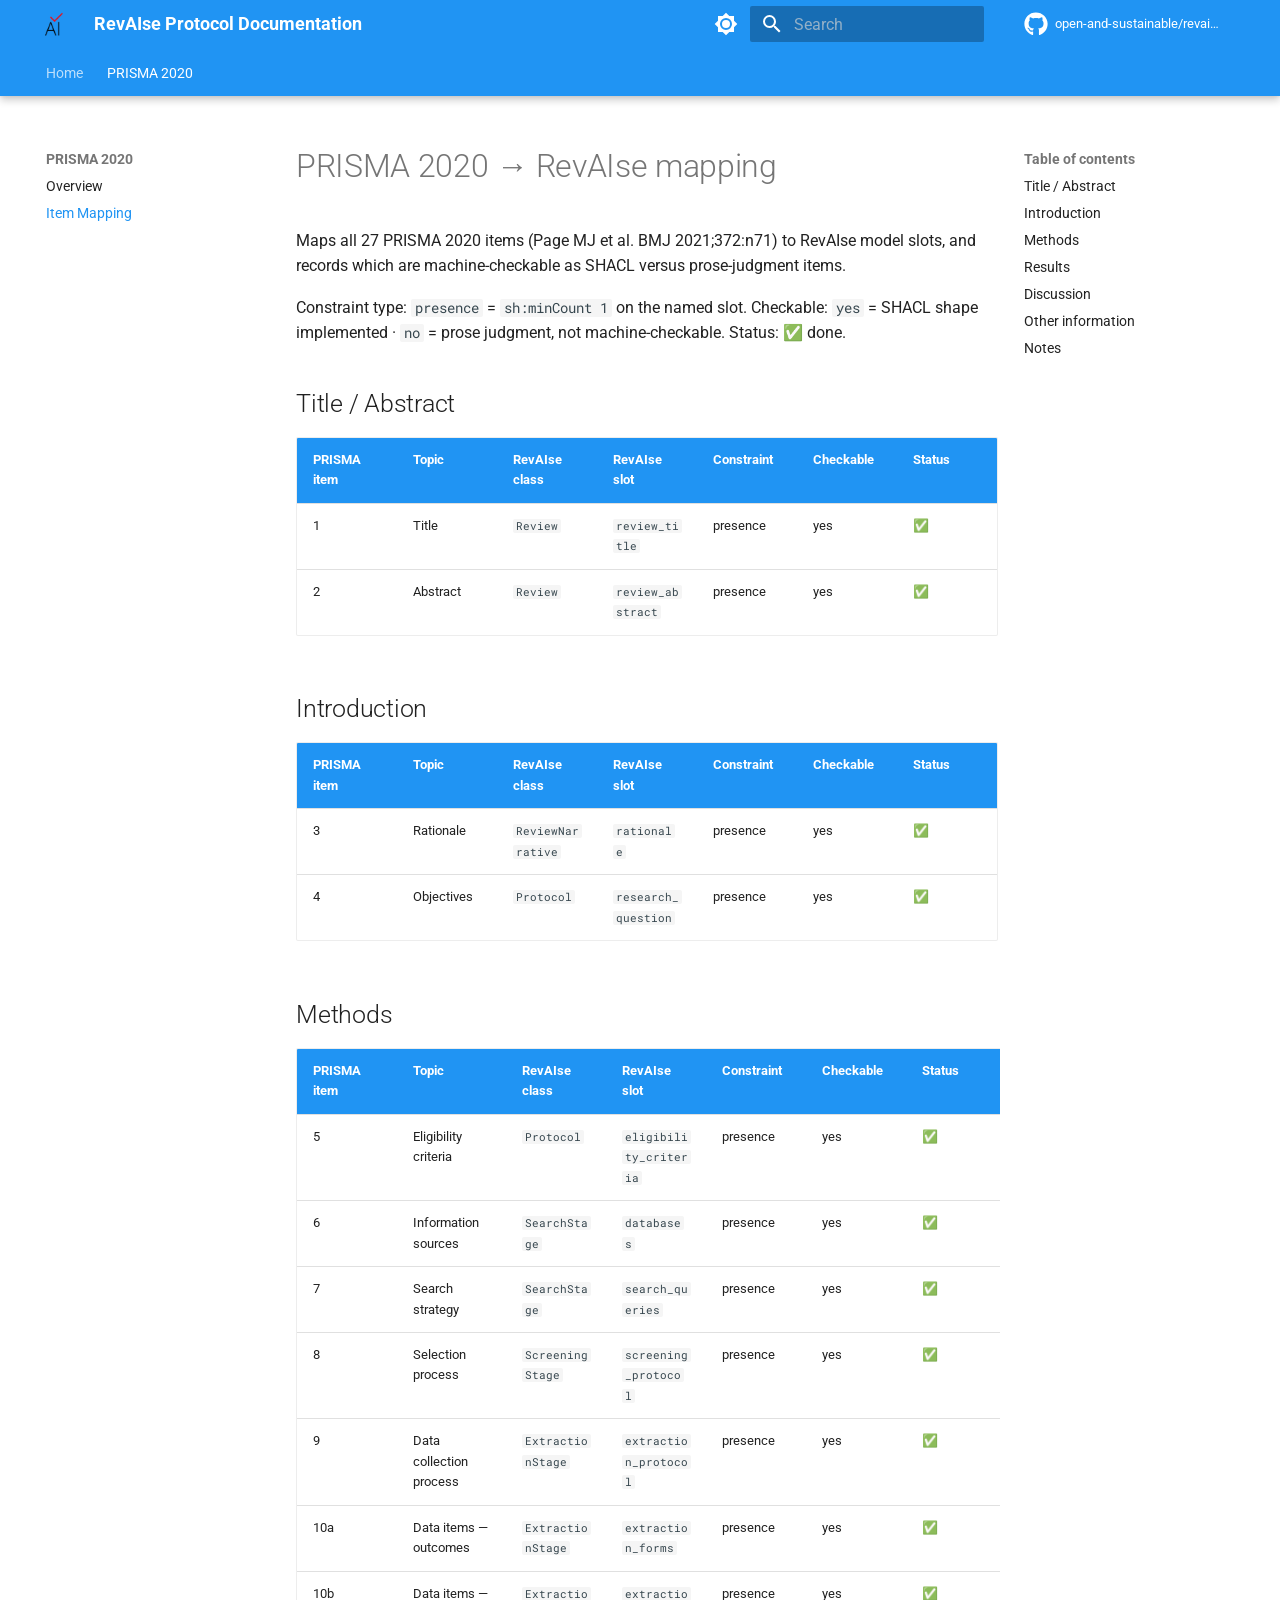
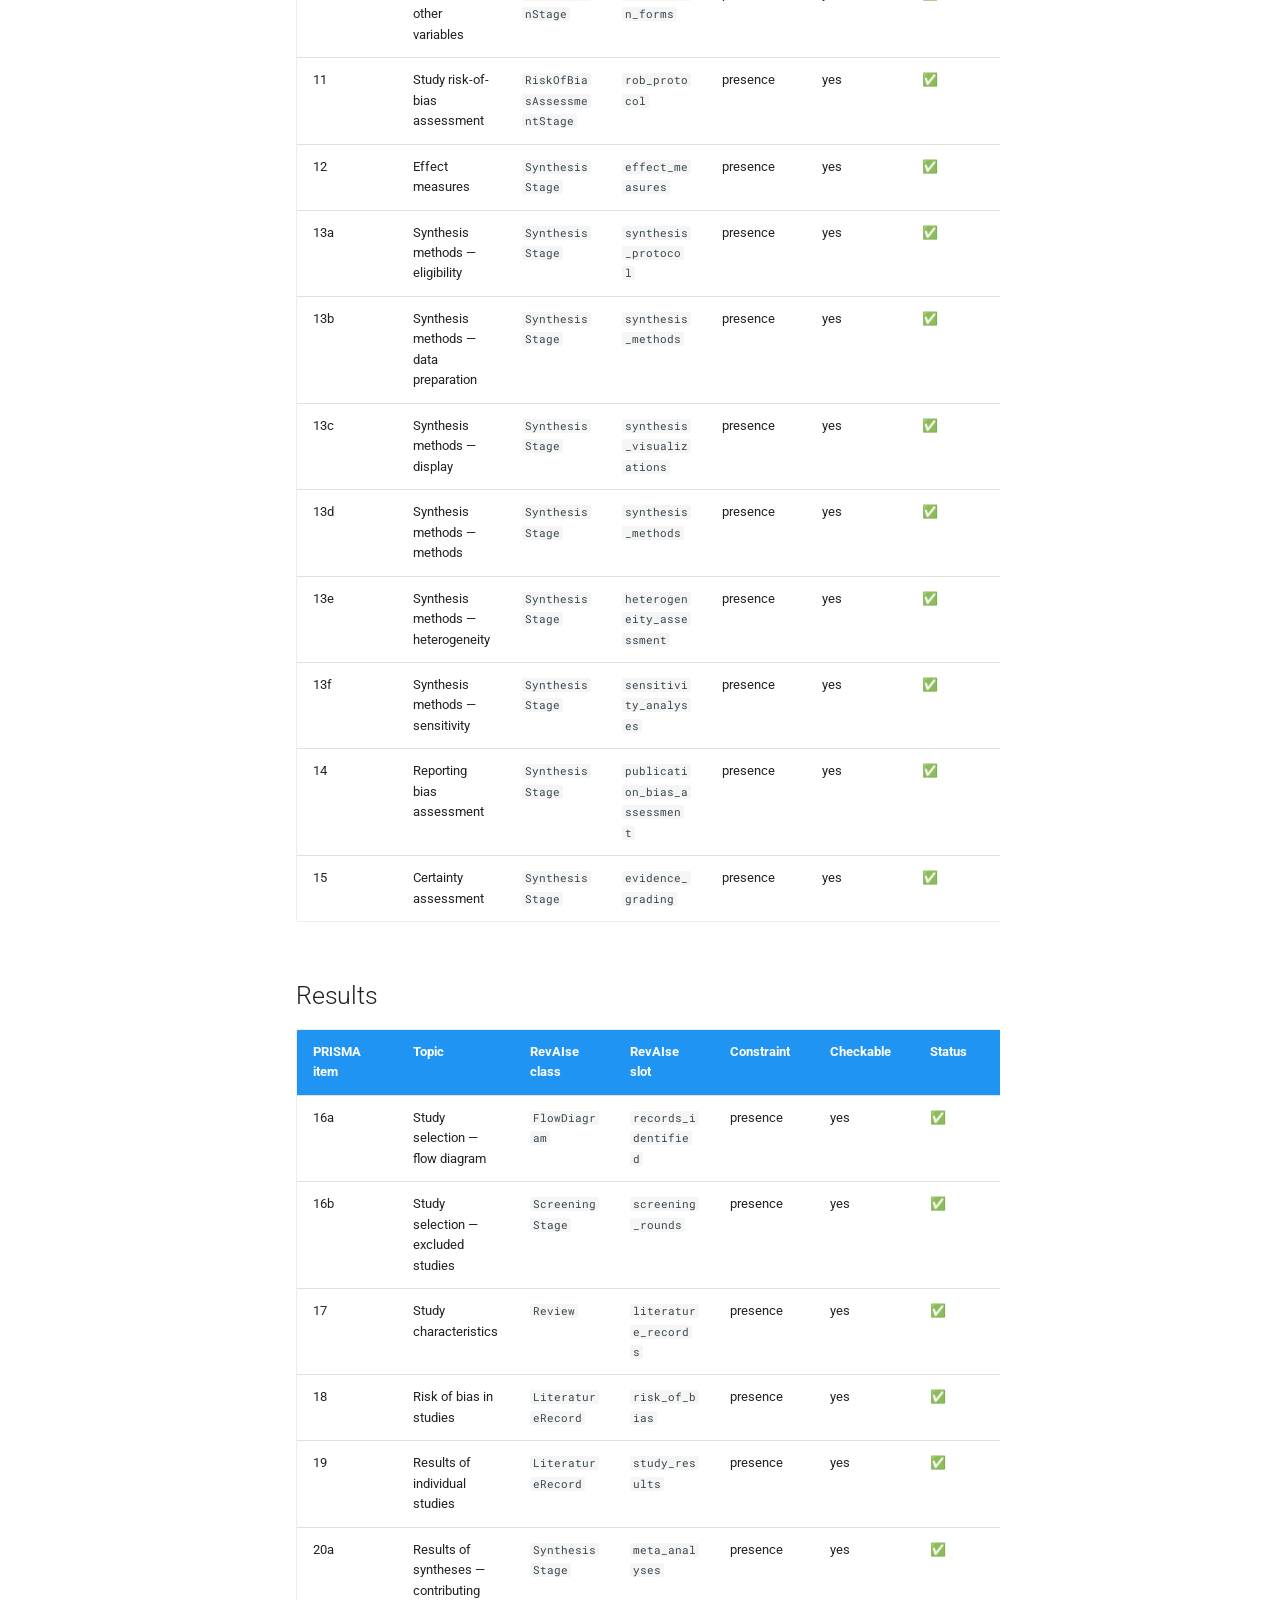
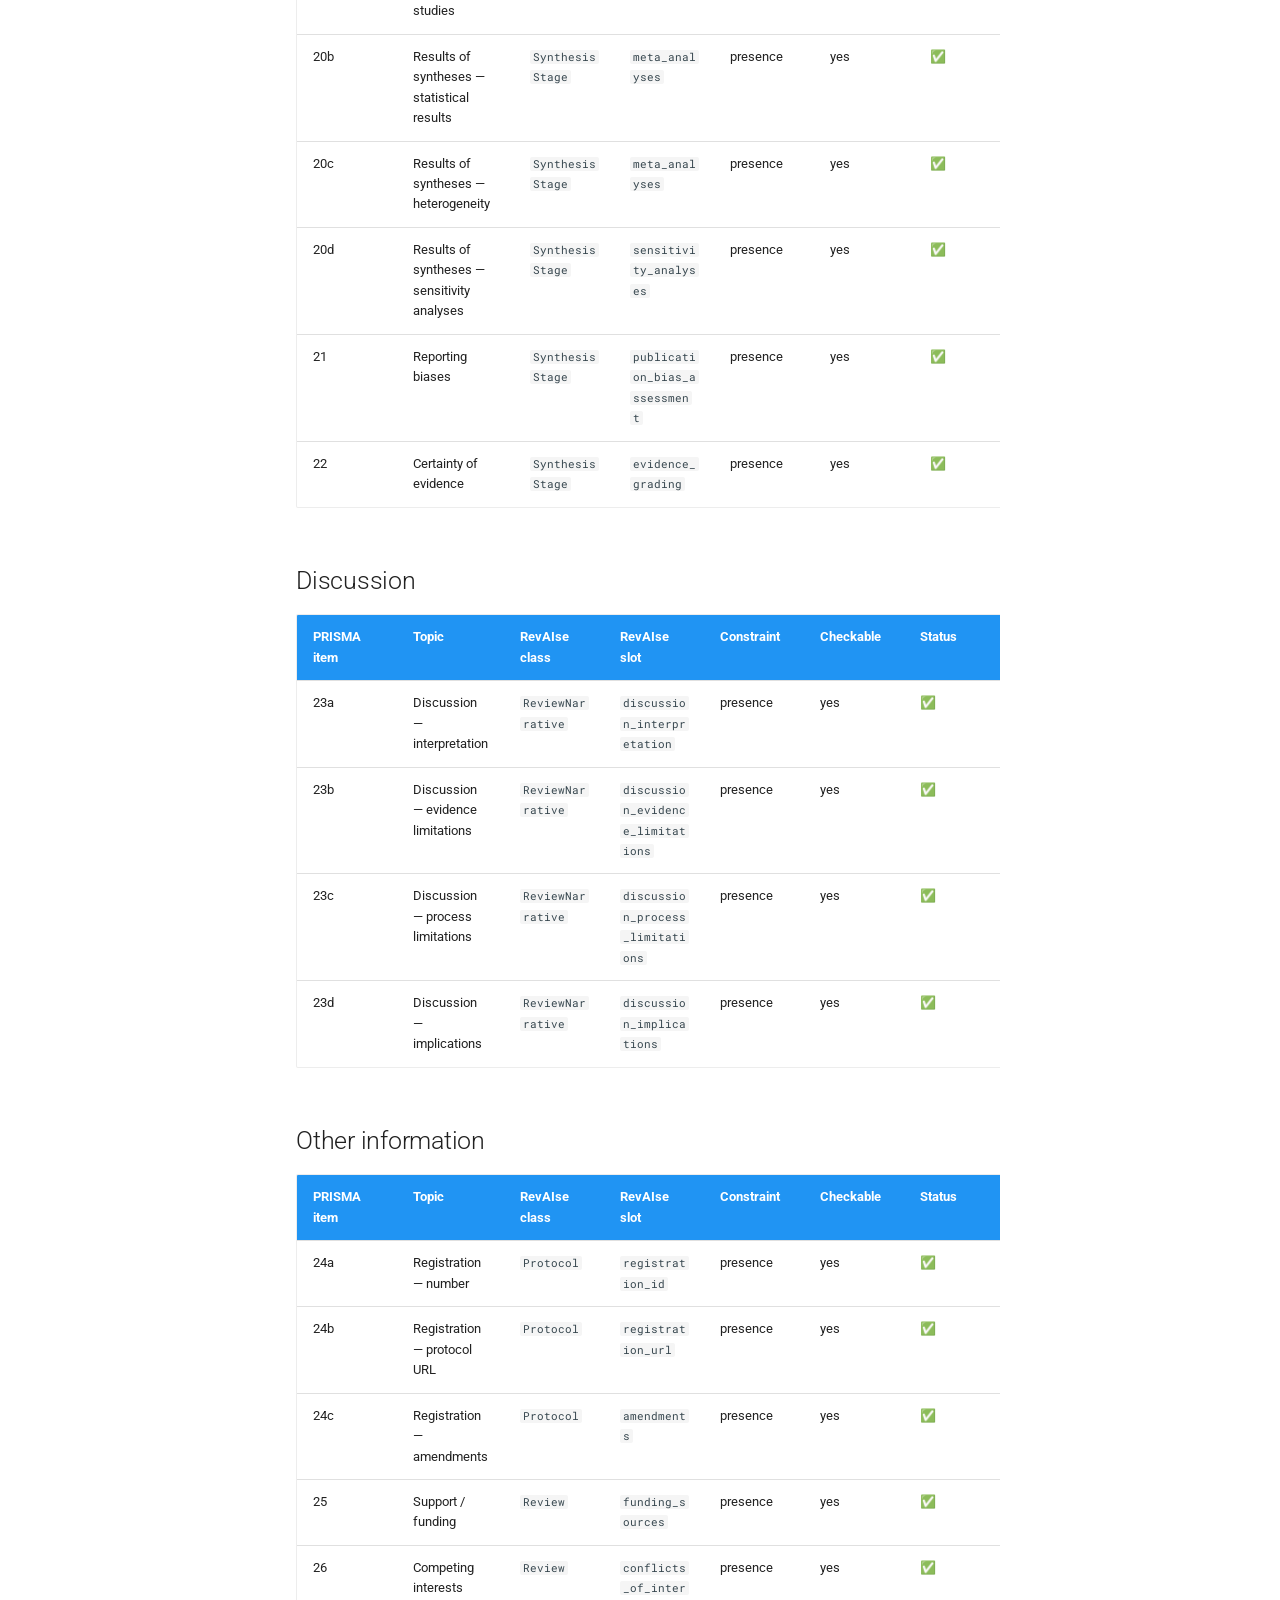
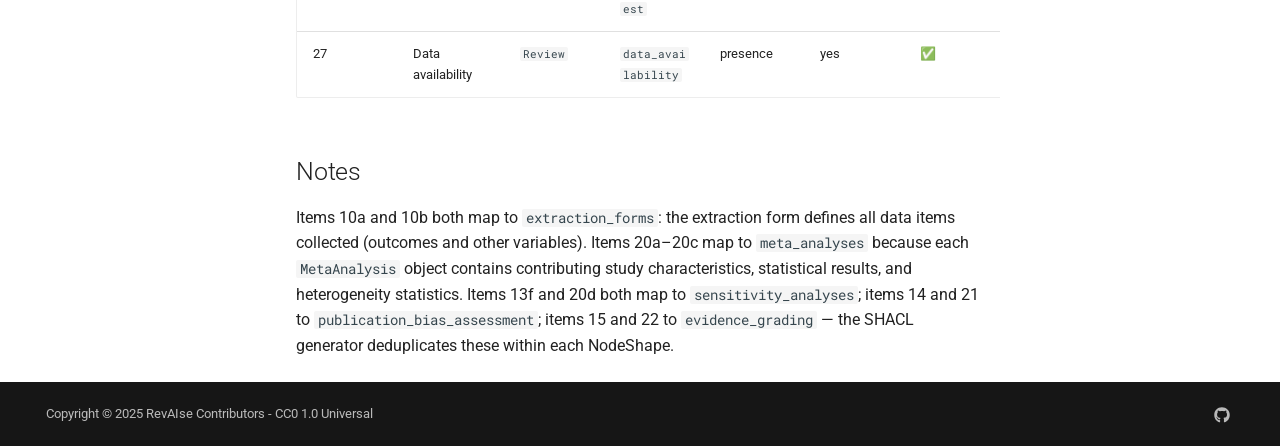
<file: prisma-2020/mapping/index.html>
<!doctype html>
<html lang="en" class="no-js">
  <head>
    
      <meta charset="utf-8">
      <meta name="viewport" content="width=device-width,initial-scale=1">
      
        <meta name="description" content="Machine-checkable protocol conformance shapes for the RevAIse data model">
      
      
        <meta name="author" content="RevAIse Contributors">
      
      
        <link rel="canonical" href="https://open-and-sustainable.github.io/revaise-model/prisma-2020/mapping/">
      
      
        <link rel="prev" href="../docs/">
      
      
      
        
      
      
      <link rel="icon" href="../../assets/favicon.ico">
      <meta name="generator" content="mkdocs-1.6.1, mkdocs-material-9.7.6">
    
    
      
        <title>Item Mapping - RevAIse Protocol Documentation</title>
      
    
    
      <link rel="stylesheet" href="../../assets/stylesheets/main.484c7ddc.min.css">
      
        
        <link rel="stylesheet" href="../../assets/stylesheets/palette.ab4e12ef.min.css">
      
      


    
    
      
    
    
      
        
        
        <link rel="preconnect" href="https://fonts.gstatic.com" crossorigin>
        <link rel="stylesheet" href="https://fonts.googleapis.com/css?family=Roboto:300,300i,400,400i,700,700i%7CRoboto+Mono:400,400i,700,700i&display=fallback">
        <style>:root{--md-text-font:"Roboto";--md-code-font:"Roboto Mono"}</style>
      
    
    
      <link rel="stylesheet" href="../../stylesheets/extra.css">
    
      <link rel="stylesheet" href="../../stylesheets/logo.css">
    
    <script>__md_scope=new URL("../..",location),__md_hash=e=>[...e].reduce(((e,_)=>(e<<5)-e+_.charCodeAt(0)),0),__md_get=(e,_=localStorage,t=__md_scope)=>JSON.parse(_.getItem(t.pathname+"."+e)),__md_set=(e,_,t=localStorage,a=__md_scope)=>{try{t.setItem(a.pathname+"."+e,JSON.stringify(_))}catch(e){}}</script>
    
      

    
    
  </head>
  
  
    
    
      
    
    
    
    
    <body dir="ltr" data-md-color-scheme="default" data-md-color-primary="blue" data-md-color-accent="indigo">
  
    
    <input class="md-toggle" data-md-toggle="drawer" type="checkbox" id="__drawer" autocomplete="off">
    <input class="md-toggle" data-md-toggle="search" type="checkbox" id="__search" autocomplete="off">
    <label class="md-overlay" for="__drawer"></label>
    <div data-md-component="skip">
      
        
        <a href="#prisma-2020-revaise-mapping" class="md-skip">
          Skip to content
        </a>
      
    </div>
    <div data-md-component="announce">
      
    </div>
    
    
      

  

<header class="md-header md-header--shadow md-header--lifted" data-md-component="header">
  <nav class="md-header__inner md-grid" aria-label="Header">
    <a href="../.." title="RevAIse Protocol Documentation" class="md-header__button md-logo" aria-label="RevAIse Protocol Documentation" data-md-component="logo">
      
  <img src="../../assets/favicon.ico" alt="logo">

    </a>
    <label class="md-header__button md-icon" for="__drawer">
      
      <svg xmlns="http://www.w3.org/2000/svg" viewBox="0 0 24 24"><path d="M3 6h18v2H3zm0 5h18v2H3zm0 5h18v2H3z"/></svg>
    </label>
    <div class="md-header__title" data-md-component="header-title">
      <div class="md-header__ellipsis">
        <div class="md-header__topic">
          <span class="md-ellipsis">
            RevAIse Protocol Documentation
          </span>
        </div>
        <div class="md-header__topic" data-md-component="header-topic">
          <span class="md-ellipsis">
            
              Item Mapping
            
          </span>
        </div>
      </div>
    </div>
    
      
        <form class="md-header__option" data-md-component="palette">
  
    
    
    
    <input class="md-option" data-md-color-media="(prefers-color-scheme: light)" data-md-color-scheme="default" data-md-color-primary="blue" data-md-color-accent="indigo"  aria-label="Switch to dark mode"  type="radio" name="__palette" id="__palette_0">
    
      <label class="md-header__button md-icon" title="Switch to dark mode" for="__palette_1" hidden>
        <svg xmlns="http://www.w3.org/2000/svg" viewBox="0 0 24 24"><path d="M12 8a4 4 0 0 0-4 4 4 4 0 0 0 4 4 4 4 0 0 0 4-4 4 4 0 0 0-4-4m0 10a6 6 0 0 1-6-6 6 6 0 0 1 6-6 6 6 0 0 1 6 6 6 6 0 0 1-6 6m8-9.31V4h-4.69L12 .69 8.69 4H4v4.69L.69 12 4 15.31V20h4.69L12 23.31 15.31 20H20v-4.69L23.31 12z"/></svg>
      </label>
    
  
    
    
    
    <input class="md-option" data-md-color-media="(prefers-color-scheme: dark)" data-md-color-scheme="slate" data-md-color-primary="blue" data-md-color-accent="indigo"  aria-label="Switch to light mode"  type="radio" name="__palette" id="__palette_1">
    
      <label class="md-header__button md-icon" title="Switch to light mode" for="__palette_0" hidden>
        <svg xmlns="http://www.w3.org/2000/svg" viewBox="0 0 24 24"><path d="M12 18c-.89 0-1.74-.2-2.5-.55C11.56 16.5 13 14.42 13 12s-1.44-4.5-3.5-5.45C10.26 6.2 11.11 6 12 6a6 6 0 0 1 6 6 6 6 0 0 1-6 6m8-9.31V4h-4.69L12 .69 8.69 4H4v4.69L.69 12 4 15.31V20h4.69L12 23.31 15.31 20H20v-4.69L23.31 12z"/></svg>
      </label>
    
  
</form>
      
    
    
      <script>var palette=__md_get("__palette");if(palette&&palette.color){if("(prefers-color-scheme)"===palette.color.media){var media=matchMedia("(prefers-color-scheme: light)"),input=document.querySelector(media.matches?"[data-md-color-media='(prefers-color-scheme: light)']":"[data-md-color-media='(prefers-color-scheme: dark)']");palette.color.media=input.getAttribute("data-md-color-media"),palette.color.scheme=input.getAttribute("data-md-color-scheme"),palette.color.primary=input.getAttribute("data-md-color-primary"),palette.color.accent=input.getAttribute("data-md-color-accent")}for(var[key,value]of Object.entries(palette.color))document.body.setAttribute("data-md-color-"+key,value)}</script>
    
    
    
      
      
        <label class="md-header__button md-icon" for="__search">
          
          <svg xmlns="http://www.w3.org/2000/svg" viewBox="0 0 24 24"><path d="M9.5 3A6.5 6.5 0 0 1 16 9.5c0 1.61-.59 3.09-1.56 4.23l.27.27h.79l5 5-1.5 1.5-5-5v-.79l-.27-.27A6.52 6.52 0 0 1 9.5 16 6.5 6.5 0 0 1 3 9.5 6.5 6.5 0 0 1 9.5 3m0 2C7 5 5 7 5 9.5S7 14 9.5 14 14 12 14 9.5 12 5 9.5 5"/></svg>
        </label>
        <div class="md-search" data-md-component="search" role="dialog">
  <label class="md-search__overlay" for="__search"></label>
  <div class="md-search__inner" role="search">
    <form class="md-search__form" name="search">
      <input type="text" class="md-search__input" name="query" aria-label="Search" placeholder="Search" autocapitalize="off" autocorrect="off" autocomplete="off" spellcheck="false" data-md-component="search-query" required>
      <label class="md-search__icon md-icon" for="__search">
        
        <svg xmlns="http://www.w3.org/2000/svg" viewBox="0 0 24 24"><path d="M9.5 3A6.5 6.5 0 0 1 16 9.5c0 1.61-.59 3.09-1.56 4.23l.27.27h.79l5 5-1.5 1.5-5-5v-.79l-.27-.27A6.52 6.52 0 0 1 9.5 16 6.5 6.5 0 0 1 3 9.5 6.5 6.5 0 0 1 9.5 3m0 2C7 5 5 7 5 9.5S7 14 9.5 14 14 12 14 9.5 12 5 9.5 5"/></svg>
        
        <svg xmlns="http://www.w3.org/2000/svg" viewBox="0 0 24 24"><path d="M20 11v2H8l5.5 5.5-1.42 1.42L4.16 12l7.92-7.92L13.5 5.5 8 11z"/></svg>
      </label>
      <nav class="md-search__options" aria-label="Search">
        
          <a href="javascript:void(0)" class="md-search__icon md-icon" title="Share" aria-label="Share" data-clipboard data-clipboard-text="" data-md-component="search-share" tabindex="-1">
            
            <svg xmlns="http://www.w3.org/2000/svg" viewBox="0 0 24 24"><path d="M18 16.08c-.76 0-1.44.3-1.96.77L8.91 12.7c.05-.23.09-.46.09-.7s-.04-.47-.09-.7l7.05-4.11c.54.5 1.25.81 2.04.81a3 3 0 0 0 3-3 3 3 0 0 0-3-3 3 3 0 0 0-3 3c0 .24.04.47.09.7L8.04 9.81C7.5 9.31 6.79 9 6 9a3 3 0 0 0-3 3 3 3 0 0 0 3 3c.79 0 1.5-.31 2.04-.81l7.12 4.15c-.05.21-.08.43-.08.66 0 1.61 1.31 2.91 2.92 2.91s2.92-1.3 2.92-2.91A2.92 2.92 0 0 0 18 16.08"/></svg>
          </a>
        
        <button type="reset" class="md-search__icon md-icon" title="Clear" aria-label="Clear" tabindex="-1">
          
          <svg xmlns="http://www.w3.org/2000/svg" viewBox="0 0 24 24"><path d="M19 6.41 17.59 5 12 10.59 6.41 5 5 6.41 10.59 12 5 17.59 6.41 19 12 13.41 17.59 19 19 17.59 13.41 12z"/></svg>
        </button>
      </nav>
      
        <div class="md-search__suggest" data-md-component="search-suggest"></div>
      
    </form>
    <div class="md-search__output">
      <div class="md-search__scrollwrap" tabindex="0" data-md-scrollfix>
        <div class="md-search-result" data-md-component="search-result">
          <div class="md-search-result__meta">
            Initializing search
          </div>
          <ol class="md-search-result__list" role="presentation"></ol>
        </div>
      </div>
    </div>
  </div>
</div>
      
    
    
      <div class="md-header__source">
        <a href="https://github.com/open-and-sustainable/revaise-model" title="Go to repository" class="md-source" data-md-component="source">
  <div class="md-source__icon md-icon">
    
    <svg xmlns="http://www.w3.org/2000/svg" viewBox="0 0 512 512"><!--! Font Awesome Free 7.1.0 by @fontawesome - https://fontawesome.com License - https://fontawesome.com/license/free (Icons: CC BY 4.0, Fonts: SIL OFL 1.1, Code: MIT License) Copyright 2025 Fonticons, Inc.--><path d="M173.9 397.4c0 2-2.3 3.6-5.2 3.6-3.3.3-5.6-1.3-5.6-3.6 0-2 2.3-3.6 5.2-3.6 3-.3 5.6 1.3 5.6 3.6m-31.1-4.5c-.7 2 1.3 4.3 4.3 4.9 2.6 1 5.6 0 6.2-2s-1.3-4.3-4.3-5.2c-2.6-.7-5.5.3-6.2 2.3m44.2-1.7c-2.9.7-4.9 2.6-4.6 4.9.3 2 2.9 3.3 5.9 2.6 2.9-.7 4.9-2.6 4.6-4.6-.3-1.9-3-3.2-5.9-2.9M252.8 8C114.1 8 8 113.3 8 252c0 110.9 69.8 205.8 169.5 239.2 12.8 2.3 17.3-5.6 17.3-12.1 0-6.2-.3-40.4-.3-61.4 0 0-70 15-84.7-29.8 0 0-11.4-29.1-27.8-36.6 0 0-22.9-15.7 1.6-15.4 0 0 24.9 2 38.6 25.8 21.9 38.6 58.6 27.5 72.9 20.9 2.3-16 8.8-27.1 16-33.7-55.9-6.2-112.3-14.3-112.3-110.5 0-27.5 7.6-41.3 23.6-58.9-2.6-6.5-11.1-33.3 2.6-67.9 20.9-6.5 69 27 69 27 20-5.6 41.5-8.5 62.8-8.5s42.8 2.9 62.8 8.5c0 0 48.1-33.6 69-27 13.7 34.7 5.2 61.4 2.6 67.9 16 17.7 25.8 31.5 25.8 58.9 0 96.5-58.9 104.2-114.8 110.5 9.2 7.9 17 22.9 17 46.4 0 33.7-.3 75.4-.3 83.6 0 6.5 4.6 14.4 17.3 12.1C436.2 457.8 504 362.9 504 252 504 113.3 391.5 8 252.8 8M105.2 352.9c-1.3 1-1 3.3.7 5.2 1.6 1.6 3.9 2.3 5.2 1 1.3-1 1-3.3-.7-5.2-1.6-1.6-3.9-2.3-5.2-1m-10.8-8.1c-.7 1.3.3 2.9 2.3 3.9 1.6 1 3.6.7 4.3-.7.7-1.3-.3-2.9-2.3-3.9-2-.6-3.6-.3-4.3.7m32.4 35.6c-1.6 1.3-1 4.3 1.3 6.2 2.3 2.3 5.2 2.6 6.5 1 1.3-1.3.7-4.3-1.3-6.2-2.2-2.3-5.2-2.6-6.5-1m-11.4-14.7c-1.6 1-1.6 3.6 0 5.9s4.3 3.3 5.6 2.3c1.6-1.3 1.6-3.9 0-6.2-1.4-2.3-4-3.3-5.6-2"/></svg>
  </div>
  <div class="md-source__repository">
    open-and-sustainable/revaise-model
  </div>
</a>
      </div>
    
  </nav>
  
    
      
<nav class="md-tabs" aria-label="Tabs" data-md-component="tabs">
  <div class="md-grid">
    <ul class="md-tabs__list">
      
        
  
  
  
  
    <li class="md-tabs__item">
      <a href="../.." class="md-tabs__link">
        
  
  
    
  
  Home

      </a>
    </li>
  

      
        
  
  
  
    
  
  
    
    
      <li class="md-tabs__item md-tabs__item--active">
        <a href="../docs/" class="md-tabs__link">
          
  
  
  PRISMA 2020

        </a>
      </li>
    
  

      
    </ul>
  </div>
</nav>
    
  
</header>
    
    <div class="md-container" data-md-component="container">
      
      
        
      
      <main class="md-main" data-md-component="main">
        <div class="md-main__inner md-grid">
          
            
              
              <div class="md-sidebar md-sidebar--primary" data-md-component="sidebar" data-md-type="navigation" >
                <div class="md-sidebar__scrollwrap">
                  <div class="md-sidebar__inner">
                    


  


<nav class="md-nav md-nav--primary md-nav--lifted" aria-label="Navigation" data-md-level="0">
  <label class="md-nav__title" for="__drawer">
    <a href="../.." title="RevAIse Protocol Documentation" class="md-nav__button md-logo" aria-label="RevAIse Protocol Documentation" data-md-component="logo">
      
  <img src="../../assets/favicon.ico" alt="logo">

    </a>
    RevAIse Protocol Documentation
  </label>
  
    <div class="md-nav__source">
      <a href="https://github.com/open-and-sustainable/revaise-model" title="Go to repository" class="md-source" data-md-component="source">
  <div class="md-source__icon md-icon">
    
    <svg xmlns="http://www.w3.org/2000/svg" viewBox="0 0 512 512"><!--! Font Awesome Free 7.1.0 by @fontawesome - https://fontawesome.com License - https://fontawesome.com/license/free (Icons: CC BY 4.0, Fonts: SIL OFL 1.1, Code: MIT License) Copyright 2025 Fonticons, Inc.--><path d="M173.9 397.4c0 2-2.3 3.6-5.2 3.6-3.3.3-5.6-1.3-5.6-3.6 0-2 2.3-3.6 5.2-3.6 3-.3 5.6 1.3 5.6 3.6m-31.1-4.5c-.7 2 1.3 4.3 4.3 4.9 2.6 1 5.6 0 6.2-2s-1.3-4.3-4.3-5.2c-2.6-.7-5.5.3-6.2 2.3m44.2-1.7c-2.9.7-4.9 2.6-4.6 4.9.3 2 2.9 3.3 5.9 2.6 2.9-.7 4.9-2.6 4.6-4.6-.3-1.9-3-3.2-5.9-2.9M252.8 8C114.1 8 8 113.3 8 252c0 110.9 69.8 205.8 169.5 239.2 12.8 2.3 17.3-5.6 17.3-12.1 0-6.2-.3-40.4-.3-61.4 0 0-70 15-84.7-29.8 0 0-11.4-29.1-27.8-36.6 0 0-22.9-15.7 1.6-15.4 0 0 24.9 2 38.6 25.8 21.9 38.6 58.6 27.5 72.9 20.9 2.3-16 8.8-27.1 16-33.7-55.9-6.2-112.3-14.3-112.3-110.5 0-27.5 7.6-41.3 23.6-58.9-2.6-6.5-11.1-33.3 2.6-67.9 20.9-6.5 69 27 69 27 20-5.6 41.5-8.5 62.8-8.5s42.8 2.9 62.8 8.5c0 0 48.1-33.6 69-27 13.7 34.7 5.2 61.4 2.6 67.9 16 17.7 25.8 31.5 25.8 58.9 0 96.5-58.9 104.2-114.8 110.5 9.2 7.9 17 22.9 17 46.4 0 33.7-.3 75.4-.3 83.6 0 6.5 4.6 14.4 17.3 12.1C436.2 457.8 504 362.9 504 252 504 113.3 391.5 8 252.8 8M105.2 352.9c-1.3 1-1 3.3.7 5.2 1.6 1.6 3.9 2.3 5.2 1 1.3-1 1-3.3-.7-5.2-1.6-1.6-3.9-2.3-5.2-1m-10.8-8.1c-.7 1.3.3 2.9 2.3 3.9 1.6 1 3.6.7 4.3-.7.7-1.3-.3-2.9-2.3-3.9-2-.6-3.6-.3-4.3.7m32.4 35.6c-1.6 1.3-1 4.3 1.3 6.2 2.3 2.3 5.2 2.6 6.5 1 1.3-1.3.7-4.3-1.3-6.2-2.2-2.3-5.2-2.6-6.5-1m-11.4-14.7c-1.6 1-1.6 3.6 0 5.9s4.3 3.3 5.6 2.3c1.6-1.3 1.6-3.9 0-6.2-1.4-2.3-4-3.3-5.6-2"/></svg>
  </div>
  <div class="md-source__repository">
    open-and-sustainable/revaise-model
  </div>
</a>
    </div>
  
  <ul class="md-nav__list" data-md-scrollfix>
    
      
      
  
  
  
  
    <li class="md-nav__item">
      <a href="../.." class="md-nav__link">
        
  
  
  <span class="md-ellipsis">
    
  
    Home
  

    
  </span>
  
  

      </a>
    </li>
  

    
      
      
  
  
    
  
  
  
    
    
    
    
      
        
        
      
      
        
      
    
    
    <li class="md-nav__item md-nav__item--active md-nav__item--section md-nav__item--nested">
      
        
        
        <input class="md-nav__toggle md-toggle " type="checkbox" id="__nav_2" checked>
        
          
          <label class="md-nav__link" for="__nav_2" id="__nav_2_label" tabindex="">
            
  
  
  <span class="md-ellipsis">
    
  
    PRISMA 2020
  

    
  </span>
  
  

            <span class="md-nav__icon md-icon"></span>
          </label>
        
        <nav class="md-nav" data-md-level="1" aria-labelledby="__nav_2_label" aria-expanded="true">
          <label class="md-nav__title" for="__nav_2">
            <span class="md-nav__icon md-icon"></span>
            
  
    PRISMA 2020
  

          </label>
          <ul class="md-nav__list" data-md-scrollfix>
            
              
                
  
  
  
  
    <li class="md-nav__item">
      <a href="../docs/" class="md-nav__link">
        
  
  
  <span class="md-ellipsis">
    
  
    Overview
  

    
  </span>
  
  

      </a>
    </li>
  

              
            
              
                
  
  
    
  
  
  
    <li class="md-nav__item md-nav__item--active">
      
      <input class="md-nav__toggle md-toggle" type="checkbox" id="__toc">
      
      
        
      
      
        <label class="md-nav__link md-nav__link--active" for="__toc">
          
  
  
  <span class="md-ellipsis">
    
  
    Item Mapping
  

    
  </span>
  
  

          <span class="md-nav__icon md-icon"></span>
        </label>
      
      <a href="./" class="md-nav__link md-nav__link--active">
        
  
  
  <span class="md-ellipsis">
    
  
    Item Mapping
  

    
  </span>
  
  

      </a>
      
        

<nav class="md-nav md-nav--secondary" aria-label="Table of contents">
  
  
  
    
  
  
    <label class="md-nav__title" for="__toc">
      <span class="md-nav__icon md-icon"></span>
      Table of contents
    </label>
    <ul class="md-nav__list" data-md-component="toc" data-md-scrollfix>
      
        <li class="md-nav__item">
  <a href="#title-abstract" class="md-nav__link">
    <span class="md-ellipsis">
      
        Title / Abstract
      
    </span>
  </a>
  
</li>
      
        <li class="md-nav__item">
  <a href="#introduction" class="md-nav__link">
    <span class="md-ellipsis">
      
        Introduction
      
    </span>
  </a>
  
</li>
      
        <li class="md-nav__item">
  <a href="#methods" class="md-nav__link">
    <span class="md-ellipsis">
      
        Methods
      
    </span>
  </a>
  
</li>
      
        <li class="md-nav__item">
  <a href="#results" class="md-nav__link">
    <span class="md-ellipsis">
      
        Results
      
    </span>
  </a>
  
</li>
      
        <li class="md-nav__item">
  <a href="#discussion" class="md-nav__link">
    <span class="md-ellipsis">
      
        Discussion
      
    </span>
  </a>
  
</li>
      
        <li class="md-nav__item">
  <a href="#other-information" class="md-nav__link">
    <span class="md-ellipsis">
      
        Other information
      
    </span>
  </a>
  
</li>
      
        <li class="md-nav__item">
  <a href="#notes" class="md-nav__link">
    <span class="md-ellipsis">
      
        Notes
      
    </span>
  </a>
  
</li>
      
    </ul>
  
</nav>
      
    </li>
  

              
            
          </ul>
        </nav>
      
    </li>
  

    
  </ul>
</nav>
                  </div>
                </div>
              </div>
            
            
              
              <div class="md-sidebar md-sidebar--secondary" data-md-component="sidebar" data-md-type="toc" >
                <div class="md-sidebar__scrollwrap">
                  <div class="md-sidebar__inner">
                    

<nav class="md-nav md-nav--secondary" aria-label="Table of contents">
  
  
  
    
  
  
    <label class="md-nav__title" for="__toc">
      <span class="md-nav__icon md-icon"></span>
      Table of contents
    </label>
    <ul class="md-nav__list" data-md-component="toc" data-md-scrollfix>
      
        <li class="md-nav__item">
  <a href="#title-abstract" class="md-nav__link">
    <span class="md-ellipsis">
      
        Title / Abstract
      
    </span>
  </a>
  
</li>
      
        <li class="md-nav__item">
  <a href="#introduction" class="md-nav__link">
    <span class="md-ellipsis">
      
        Introduction
      
    </span>
  </a>
  
</li>
      
        <li class="md-nav__item">
  <a href="#methods" class="md-nav__link">
    <span class="md-ellipsis">
      
        Methods
      
    </span>
  </a>
  
</li>
      
        <li class="md-nav__item">
  <a href="#results" class="md-nav__link">
    <span class="md-ellipsis">
      
        Results
      
    </span>
  </a>
  
</li>
      
        <li class="md-nav__item">
  <a href="#discussion" class="md-nav__link">
    <span class="md-ellipsis">
      
        Discussion
      
    </span>
  </a>
  
</li>
      
        <li class="md-nav__item">
  <a href="#other-information" class="md-nav__link">
    <span class="md-ellipsis">
      
        Other information
      
    </span>
  </a>
  
</li>
      
        <li class="md-nav__item">
  <a href="#notes" class="md-nav__link">
    <span class="md-ellipsis">
      
        Notes
      
    </span>
  </a>
  
</li>
      
    </ul>
  
</nav>
                  </div>
                </div>
              </div>
            
          
          
            <div class="md-content" data-md-component="content">
              
              <article class="md-content__inner md-typeset">
                
                  


  
  


<h1 id="prisma-2020-revaise-mapping">PRISMA 2020 → RevAIse mapping<a class="headerlink" href="#prisma-2020-revaise-mapping" title="Permanent link">&para;</a></h1>
<p>Maps all 27 PRISMA 2020 items (Page MJ et al. BMJ 2021;372:n71) to RevAIse model slots,
and records which are machine-checkable as SHACL versus prose-judgment items.</p>
<p>Constraint type: <code>presence</code> = <code>sh:minCount 1</code> on the named slot.
Checkable: <code>yes</code> = SHACL shape implemented · <code>no</code> = prose judgment, not machine-checkable.
Status: ✅ done.</p>
<h2 id="title-abstract">Title / Abstract<a class="headerlink" href="#title-abstract" title="Permanent link">&para;</a></h2>
<table>
<thead>
<tr>
<th>PRISMA item</th>
<th>Topic</th>
<th>RevAIse class</th>
<th>RevAIse slot</th>
<th>Constraint</th>
<th>Checkable</th>
<th>Status</th>
</tr>
</thead>
<tbody>
<tr>
<td>1</td>
<td>Title</td>
<td><code>Review</code></td>
<td><code>review_title</code></td>
<td>presence</td>
<td>yes</td>
<td>✅</td>
</tr>
<tr>
<td>2</td>
<td>Abstract</td>
<td><code>Review</code></td>
<td><code>review_abstract</code></td>
<td>presence</td>
<td>yes</td>
<td>✅</td>
</tr>
</tbody>
</table>
<h2 id="introduction">Introduction<a class="headerlink" href="#introduction" title="Permanent link">&para;</a></h2>
<table>
<thead>
<tr>
<th>PRISMA item</th>
<th>Topic</th>
<th>RevAIse class</th>
<th>RevAIse slot</th>
<th>Constraint</th>
<th>Checkable</th>
<th>Status</th>
</tr>
</thead>
<tbody>
<tr>
<td>3</td>
<td>Rationale</td>
<td><code>ReviewNarrative</code></td>
<td><code>rationale</code></td>
<td>presence</td>
<td>yes</td>
<td>✅</td>
</tr>
<tr>
<td>4</td>
<td>Objectives</td>
<td><code>Protocol</code></td>
<td><code>research_question</code></td>
<td>presence</td>
<td>yes</td>
<td>✅</td>
</tr>
</tbody>
</table>
<h2 id="methods">Methods<a class="headerlink" href="#methods" title="Permanent link">&para;</a></h2>
<table>
<thead>
<tr>
<th>PRISMA item</th>
<th>Topic</th>
<th>RevAIse class</th>
<th>RevAIse slot</th>
<th>Constraint</th>
<th>Checkable</th>
<th>Status</th>
</tr>
</thead>
<tbody>
<tr>
<td>5</td>
<td>Eligibility criteria</td>
<td><code>Protocol</code></td>
<td><code>eligibility_criteria</code></td>
<td>presence</td>
<td>yes</td>
<td>✅</td>
</tr>
<tr>
<td>6</td>
<td>Information sources</td>
<td><code>SearchStage</code></td>
<td><code>databases</code></td>
<td>presence</td>
<td>yes</td>
<td>✅</td>
</tr>
<tr>
<td>7</td>
<td>Search strategy</td>
<td><code>SearchStage</code></td>
<td><code>search_queries</code></td>
<td>presence</td>
<td>yes</td>
<td>✅</td>
</tr>
<tr>
<td>8</td>
<td>Selection process</td>
<td><code>ScreeningStage</code></td>
<td><code>screening_protocol</code></td>
<td>presence</td>
<td>yes</td>
<td>✅</td>
</tr>
<tr>
<td>9</td>
<td>Data collection process</td>
<td><code>ExtractionStage</code></td>
<td><code>extraction_protocol</code></td>
<td>presence</td>
<td>yes</td>
<td>✅</td>
</tr>
<tr>
<td>10a</td>
<td>Data items — outcomes</td>
<td><code>ExtractionStage</code></td>
<td><code>extraction_forms</code></td>
<td>presence</td>
<td>yes</td>
<td>✅</td>
</tr>
<tr>
<td>10b</td>
<td>Data items — other variables</td>
<td><code>ExtractionStage</code></td>
<td><code>extraction_forms</code></td>
<td>presence</td>
<td>yes</td>
<td>✅</td>
</tr>
<tr>
<td>11</td>
<td>Study risk-of-bias assessment</td>
<td><code>RiskOfBiasAssessmentStage</code></td>
<td><code>rob_protocol</code></td>
<td>presence</td>
<td>yes</td>
<td>✅</td>
</tr>
<tr>
<td>12</td>
<td>Effect measures</td>
<td><code>SynthesisStage</code></td>
<td><code>effect_measures</code></td>
<td>presence</td>
<td>yes</td>
<td>✅</td>
</tr>
<tr>
<td>13a</td>
<td>Synthesis methods — eligibility</td>
<td><code>SynthesisStage</code></td>
<td><code>synthesis_protocol</code></td>
<td>presence</td>
<td>yes</td>
<td>✅</td>
</tr>
<tr>
<td>13b</td>
<td>Synthesis methods — data preparation</td>
<td><code>SynthesisStage</code></td>
<td><code>synthesis_methods</code></td>
<td>presence</td>
<td>yes</td>
<td>✅</td>
</tr>
<tr>
<td>13c</td>
<td>Synthesis methods — display</td>
<td><code>SynthesisStage</code></td>
<td><code>synthesis_visualizations</code></td>
<td>presence</td>
<td>yes</td>
<td>✅</td>
</tr>
<tr>
<td>13d</td>
<td>Synthesis methods — methods</td>
<td><code>SynthesisStage</code></td>
<td><code>synthesis_methods</code></td>
<td>presence</td>
<td>yes</td>
<td>✅</td>
</tr>
<tr>
<td>13e</td>
<td>Synthesis methods — heterogeneity</td>
<td><code>SynthesisStage</code></td>
<td><code>heterogeneity_assessment</code></td>
<td>presence</td>
<td>yes</td>
<td>✅</td>
</tr>
<tr>
<td>13f</td>
<td>Synthesis methods — sensitivity</td>
<td><code>SynthesisStage</code></td>
<td><code>sensitivity_analyses</code></td>
<td>presence</td>
<td>yes</td>
<td>✅</td>
</tr>
<tr>
<td>14</td>
<td>Reporting bias assessment</td>
<td><code>SynthesisStage</code></td>
<td><code>publication_bias_assessment</code></td>
<td>presence</td>
<td>yes</td>
<td>✅</td>
</tr>
<tr>
<td>15</td>
<td>Certainty assessment</td>
<td><code>SynthesisStage</code></td>
<td><code>evidence_grading</code></td>
<td>presence</td>
<td>yes</td>
<td>✅</td>
</tr>
</tbody>
</table>
<h2 id="results">Results<a class="headerlink" href="#results" title="Permanent link">&para;</a></h2>
<table>
<thead>
<tr>
<th>PRISMA item</th>
<th>Topic</th>
<th>RevAIse class</th>
<th>RevAIse slot</th>
<th>Constraint</th>
<th>Checkable</th>
<th>Status</th>
</tr>
</thead>
<tbody>
<tr>
<td>16a</td>
<td>Study selection — flow diagram</td>
<td><code>FlowDiagram</code></td>
<td><code>records_identified</code></td>
<td>presence</td>
<td>yes</td>
<td>✅</td>
</tr>
<tr>
<td>16b</td>
<td>Study selection — excluded studies</td>
<td><code>ScreeningStage</code></td>
<td><code>screening_rounds</code></td>
<td>presence</td>
<td>yes</td>
<td>✅</td>
</tr>
<tr>
<td>17</td>
<td>Study characteristics</td>
<td><code>Review</code></td>
<td><code>literature_records</code></td>
<td>presence</td>
<td>yes</td>
<td>✅</td>
</tr>
<tr>
<td>18</td>
<td>Risk of bias in studies</td>
<td><code>LiteratureRecord</code></td>
<td><code>risk_of_bias</code></td>
<td>presence</td>
<td>yes</td>
<td>✅</td>
</tr>
<tr>
<td>19</td>
<td>Results of individual studies</td>
<td><code>LiteratureRecord</code></td>
<td><code>study_results</code></td>
<td>presence</td>
<td>yes</td>
<td>✅</td>
</tr>
<tr>
<td>20a</td>
<td>Results of syntheses — contributing studies</td>
<td><code>SynthesisStage</code></td>
<td><code>meta_analyses</code></td>
<td>presence</td>
<td>yes</td>
<td>✅</td>
</tr>
<tr>
<td>20b</td>
<td>Results of syntheses — statistical results</td>
<td><code>SynthesisStage</code></td>
<td><code>meta_analyses</code></td>
<td>presence</td>
<td>yes</td>
<td>✅</td>
</tr>
<tr>
<td>20c</td>
<td>Results of syntheses — heterogeneity</td>
<td><code>SynthesisStage</code></td>
<td><code>meta_analyses</code></td>
<td>presence</td>
<td>yes</td>
<td>✅</td>
</tr>
<tr>
<td>20d</td>
<td>Results of syntheses — sensitivity analyses</td>
<td><code>SynthesisStage</code></td>
<td><code>sensitivity_analyses</code></td>
<td>presence</td>
<td>yes</td>
<td>✅</td>
</tr>
<tr>
<td>21</td>
<td>Reporting biases</td>
<td><code>SynthesisStage</code></td>
<td><code>publication_bias_assessment</code></td>
<td>presence</td>
<td>yes</td>
<td>✅</td>
</tr>
<tr>
<td>22</td>
<td>Certainty of evidence</td>
<td><code>SynthesisStage</code></td>
<td><code>evidence_grading</code></td>
<td>presence</td>
<td>yes</td>
<td>✅</td>
</tr>
</tbody>
</table>
<h2 id="discussion">Discussion<a class="headerlink" href="#discussion" title="Permanent link">&para;</a></h2>
<table>
<thead>
<tr>
<th>PRISMA item</th>
<th>Topic</th>
<th>RevAIse class</th>
<th>RevAIse slot</th>
<th>Constraint</th>
<th>Checkable</th>
<th>Status</th>
</tr>
</thead>
<tbody>
<tr>
<td>23a</td>
<td>Discussion — interpretation</td>
<td><code>ReviewNarrative</code></td>
<td><code>discussion_interpretation</code></td>
<td>presence</td>
<td>yes</td>
<td>✅</td>
</tr>
<tr>
<td>23b</td>
<td>Discussion — evidence limitations</td>
<td><code>ReviewNarrative</code></td>
<td><code>discussion_evidence_limitations</code></td>
<td>presence</td>
<td>yes</td>
<td>✅</td>
</tr>
<tr>
<td>23c</td>
<td>Discussion — process limitations</td>
<td><code>ReviewNarrative</code></td>
<td><code>discussion_process_limitations</code></td>
<td>presence</td>
<td>yes</td>
<td>✅</td>
</tr>
<tr>
<td>23d</td>
<td>Discussion — implications</td>
<td><code>ReviewNarrative</code></td>
<td><code>discussion_implications</code></td>
<td>presence</td>
<td>yes</td>
<td>✅</td>
</tr>
</tbody>
</table>
<h2 id="other-information">Other information<a class="headerlink" href="#other-information" title="Permanent link">&para;</a></h2>
<table>
<thead>
<tr>
<th>PRISMA item</th>
<th>Topic</th>
<th>RevAIse class</th>
<th>RevAIse slot</th>
<th>Constraint</th>
<th>Checkable</th>
<th>Status</th>
</tr>
</thead>
<tbody>
<tr>
<td>24a</td>
<td>Registration — number</td>
<td><code>Protocol</code></td>
<td><code>registration_id</code></td>
<td>presence</td>
<td>yes</td>
<td>✅</td>
</tr>
<tr>
<td>24b</td>
<td>Registration — protocol URL</td>
<td><code>Protocol</code></td>
<td><code>registration_url</code></td>
<td>presence</td>
<td>yes</td>
<td>✅</td>
</tr>
<tr>
<td>24c</td>
<td>Registration — amendments</td>
<td><code>Protocol</code></td>
<td><code>amendments</code></td>
<td>presence</td>
<td>yes</td>
<td>✅</td>
</tr>
<tr>
<td>25</td>
<td>Support / funding</td>
<td><code>Review</code></td>
<td><code>funding_sources</code></td>
<td>presence</td>
<td>yes</td>
<td>✅</td>
</tr>
<tr>
<td>26</td>
<td>Competing interests</td>
<td><code>Review</code></td>
<td><code>conflicts_of_interest</code></td>
<td>presence</td>
<td>yes</td>
<td>✅</td>
</tr>
<tr>
<td>27</td>
<td>Data availability</td>
<td><code>Review</code></td>
<td><code>data_availability</code></td>
<td>presence</td>
<td>yes</td>
<td>✅</td>
</tr>
</tbody>
</table>
<h2 id="notes">Notes<a class="headerlink" href="#notes" title="Permanent link">&para;</a></h2>
<p>Items 10a and 10b both map to <code>extraction_forms</code>: the extraction form defines all data items collected (outcomes and other variables). Items 20a–20c map to <code>meta_analyses</code> because each <code>MetaAnalysis</code> object contains contributing study characteristics, statistical results, and heterogeneity statistics. Items 13f and 20d both map to <code>sensitivity_analyses</code>; items 14 and 21 to <code>publication_bias_assessment</code>; items 15 and 22 to <code>evidence_grading</code> — the SHACL generator deduplicates these within each NodeShape.</p>












                
              </article>
            </div>
          
          
<script>var target=document.getElementById(location.hash.slice(1));target&&target.name&&(target.checked=target.name.startsWith("__tabbed_"))</script>
        </div>
        
          <button type="button" class="md-top md-icon" data-md-component="top" hidden>
  
  <svg xmlns="http://www.w3.org/2000/svg" viewBox="0 0 24 24"><path d="M13 20h-2V8l-5.5 5.5-1.42-1.42L12 4.16l7.92 7.92-1.42 1.42L13 8z"/></svg>
  Back to top
</button>
        
      </main>
      
        <footer class="md-footer">
  
  <div class="md-footer-meta md-typeset">
    <div class="md-footer-meta__inner md-grid">
      <div class="md-copyright">
  
    <div class="md-copyright__highlight">
      Copyright &copy; 2025 RevAIse Contributors - CC0 1.0 Universal
    </div>
  
  
</div>
      
        
<div class="md-social">
  
    
    
    
    
    <a href="https://github.com/open-and-sustainable/revaise-model" target="_blank" rel="noopener" title="GitHub Repository" class="md-social__link">
      <svg xmlns="http://www.w3.org/2000/svg" viewBox="0 0 512 512"><!--! Font Awesome Free 7.1.0 by @fontawesome - https://fontawesome.com License - https://fontawesome.com/license/free (Icons: CC BY 4.0, Fonts: SIL OFL 1.1, Code: MIT License) Copyright 2025 Fonticons, Inc.--><path d="M173.9 397.4c0 2-2.3 3.6-5.2 3.6-3.3.3-5.6-1.3-5.6-3.6 0-2 2.3-3.6 5.2-3.6 3-.3 5.6 1.3 5.6 3.6m-31.1-4.5c-.7 2 1.3 4.3 4.3 4.9 2.6 1 5.6 0 6.2-2s-1.3-4.3-4.3-5.2c-2.6-.7-5.5.3-6.2 2.3m44.2-1.7c-2.9.7-4.9 2.6-4.6 4.9.3 2 2.9 3.3 5.9 2.6 2.9-.7 4.9-2.6 4.6-4.6-.3-1.9-3-3.2-5.9-2.9M252.8 8C114.1 8 8 113.3 8 252c0 110.9 69.8 205.8 169.5 239.2 12.8 2.3 17.3-5.6 17.3-12.1 0-6.2-.3-40.4-.3-61.4 0 0-70 15-84.7-29.8 0 0-11.4-29.1-27.8-36.6 0 0-22.9-15.7 1.6-15.4 0 0 24.9 2 38.6 25.8 21.9 38.6 58.6 27.5 72.9 20.9 2.3-16 8.8-27.1 16-33.7-55.9-6.2-112.3-14.3-112.3-110.5 0-27.5 7.6-41.3 23.6-58.9-2.6-6.5-11.1-33.3 2.6-67.9 20.9-6.5 69 27 69 27 20-5.6 41.5-8.5 62.8-8.5s42.8 2.9 62.8 8.5c0 0 48.1-33.6 69-27 13.7 34.7 5.2 61.4 2.6 67.9 16 17.7 25.8 31.5 25.8 58.9 0 96.5-58.9 104.2-114.8 110.5 9.2 7.9 17 22.9 17 46.4 0 33.7-.3 75.4-.3 83.6 0 6.5 4.6 14.4 17.3 12.1C436.2 457.8 504 362.9 504 252 504 113.3 391.5 8 252.8 8M105.2 352.9c-1.3 1-1 3.3.7 5.2 1.6 1.6 3.9 2.3 5.2 1 1.3-1 1-3.3-.7-5.2-1.6-1.6-3.9-2.3-5.2-1m-10.8-8.1c-.7 1.3.3 2.9 2.3 3.9 1.6 1 3.6.7 4.3-.7.7-1.3-.3-2.9-2.3-3.9-2-.6-3.6-.3-4.3.7m32.4 35.6c-1.6 1.3-1 4.3 1.3 6.2 2.3 2.3 5.2 2.6 6.5 1 1.3-1.3.7-4.3-1.3-6.2-2.2-2.3-5.2-2.6-6.5-1m-11.4-14.7c-1.6 1-1.6 3.6 0 5.9s4.3 3.3 5.6 2.3c1.6-1.3 1.6-3.9 0-6.2-1.4-2.3-4-3.3-5.6-2"/></svg>
    </a>
  
</div>
      
    </div>
  </div>
</footer>
      
    </div>
    <div class="md-dialog" data-md-component="dialog">
      <div class="md-dialog__inner md-typeset"></div>
    </div>
    
    
    
      
      
      <script id="__config" type="application/json">{"annotate": null, "base": "../..", "features": ["content.code.copy", "content.code.annotate", "navigation.instant", "navigation.tracking", "navigation.tabs", "navigation.tabs.sticky", "navigation.sections", "navigation.expand", "navigation.top", "search.suggest", "search.highlight", "search.share", "toc.follow"], "search": "../../assets/javascripts/workers/search.2c215733.min.js", "tags": null, "translations": {"clipboard.copied": "Copied to clipboard", "clipboard.copy": "Copy to clipboard", "search.result.more.one": "1 more on this page", "search.result.more.other": "# more on this page", "search.result.none": "No matching documents", "search.result.one": "1 matching document", "search.result.other": "# matching documents", "search.result.placeholder": "Type to start searching", "search.result.term.missing": "Missing", "select.version": "Select version"}, "version": null}</script>
    
    
      <script src="../../assets/javascripts/bundle.79ae519e.min.js"></script>
      
    
  </body>
</html>
</file>
<file: stylesheets/extra.css>
/* Extra CSS for RevAIse Model Documentation */

/* Version selector styling */
.md-version {
    font-weight: bold;
}

/* Code block improvements */
.codehilite {
    background-color: #f5f5f5;
}

.md-content__inner pre {
    margin: 1em 0;
}

/* Table styling */
.md-typeset table:not([class]) {
    border: 1px solid var(--md-default-fg-color--lightest);
}

.md-typeset table:not([class]) th {
    background-color: var(--md-primary-fg-color);
    color: var(--md-primary-bg-color);
}

/* Schema documentation specific styling */
.schema-property {
    border-left: 3px solid var(--md-primary-fg-color);
    padding-left: 1rem;
    margin: 1rem 0;
}

/* Version warning banner */
.version-warning {
    background-color: #fff3cd;
    border: 1px solid #ffeeba;
    border-radius: 4px;
    padding: 1rem;
    margin: 1rem 0;
}

/* Improve readability of generated LinkML documentation */
.slot-definition {
    background-color: var(--md-code-bg-color);
    padding: 0.5rem;
    border-radius: 4px;
    margin: 0.5rem 0;
}

/* Navigation improvements for schema sections */
.md-nav--secondary .md-nav__item--section > .md-nav__link {
    font-weight: 600;
}

/* JSON Schema viewer styling */
pre.language-json {
    max-height: 500px;
    overflow-y: auto;
}

/* ReadTheDocs version banner custom styling */
.rst-versions {
    font-family: inherit !important;
}
</file>
<file: stylesheets/logo.css>
/* Custom logo sizing for RevAIse documentation */

/* Make the favicon in the header small and icon-sized */
.md-header__button.md-logo img,
.md-header__button.md-logo svg {
    height: 1.2rem !important; /* Small icon size */
    width: 1.2rem !important; /* Square aspect for favicon */
    object-fit: contain !important;
}

/* Favicon in navigation drawer (mobile) */
.md-nav__title .md-nav__button.md-logo img,
.md-nav__title .md-nav__button.md-logo svg {
    height: 1.5rem !important;
    width: 1.5rem !important;
    object-fit: contain !important;
}

/* Ensure favicon stays small on high DPI screens */
@media screen and (min-resolution: 2dppx) {
    .md-header__button.md-logo img,
    .md-header__button.md-logo svg {
        height: 1.2rem !important;
        width: 1.2rem !important;
    }
}

/* Add some padding around the logo for better spacing */
.md-header__button.md-logo {
    padding: 0.2rem;
}

/* Optional: Add a subtle hover effect */
.md-header__button.md-logo:hover img {
    opacity: 0.8;
    transition: opacity 0.25s;
}
</file>
<file: assets/stylesheets/main.484c7ddc.min.css>
@charset "UTF-8";html{-webkit-text-size-adjust:none;-moz-text-size-adjust:none;text-size-adjust:none;box-sizing:border-box}*,:after,:before{box-sizing:inherit}@media (prefers-reduced-motion){*,:after,:before{transition:none!important}}body{margin:0}a,button,input,label{-webkit-tap-highlight-color:transparent}a{color:inherit;text-decoration:none}hr{border:0;box-sizing:initial;display:block;height:.05rem;overflow:visible;padding:0}small{font-size:80%}sub,sup{line-height:1em}img{border-style:none}table{border-collapse:initial;border-spacing:0}td,th{font-weight:400;vertical-align:top}button{background:#0000;border:0;font-family:inherit;font-size:inherit;margin:0;padding:0}input{border:0;outline:none}:root{--md-primary-fg-color:#4051b5;--md-primary-fg-color--light:#5d6cc0;--md-primary-fg-color--dark:#303fa1;--md-primary-bg-color:#fff;--md-primary-bg-color--light:#ffffffb3;--md-accent-fg-color:#526cfe;--md-accent-fg-color--transparent:#526cfe1a;--md-accent-bg-color:#fff;--md-accent-bg-color--light:#ffffffb3}[data-md-color-scheme=default]{color-scheme:light}[data-md-color-scheme=default] img[src$="#gh-dark-mode-only"],[data-md-color-scheme=default] img[src$="#only-dark"]{display:none}:root,[data-md-color-scheme=default]{--md-hue:225deg;--md-default-fg-color:#000000de;--md-default-fg-color--light:#0000008a;--md-default-fg-color--lighter:#00000052;--md-default-fg-color--lightest:#00000012;--md-default-bg-color:#fff;--md-default-bg-color--light:#ffffffb3;--md-default-bg-color--lighter:#ffffff4d;--md-default-bg-color--lightest:#ffffff1f;--md-code-fg-color:#36464e;--md-code-bg-color:#f5f5f5;--md-code-bg-color--light:#f5f5f5b3;--md-code-bg-color--lighter:#f5f5f54d;--md-code-hl-color:#4287ff;--md-code-hl-color--light:#4287ff1a;--md-code-hl-number-color:#d52a2a;--md-code-hl-special-color:#db1457;--md-code-hl-function-color:#a846b9;--md-code-hl-constant-color:#6e59d9;--md-code-hl-keyword-color:#3f6ec6;--md-code-hl-string-color:#1c7d4d;--md-code-hl-name-color:var(--md-code-fg-color);--md-code-hl-operator-color:var(--md-default-fg-color--light);--md-code-hl-punctuation-color:var(--md-default-fg-color--light);--md-code-hl-comment-color:var(--md-default-fg-color--light);--md-code-hl-generic-color:var(--md-default-fg-color--light);--md-code-hl-variable-color:var(--md-default-fg-color--light);--md-typeset-color:var(--md-default-fg-color);--md-typeset-a-color:var(--md-primary-fg-color);--md-typeset-del-color:#f5503d26;--md-typeset-ins-color:#0bd57026;--md-typeset-kbd-color:#fafafa;--md-typeset-kbd-accent-color:#fff;--md-typeset-kbd-border-color:#b8b8b8;--md-typeset-mark-color:#ffff0080;--md-typeset-table-color:#0000001f;--md-typeset-table-color--light:rgba(0,0,0,.035);--md-admonition-fg-color:var(--md-default-fg-color);--md-admonition-bg-color:var(--md-default-bg-color);--md-warning-fg-color:#000000de;--md-warning-bg-color:#ff9;--md-footer-fg-color:#fff;--md-footer-fg-color--light:#ffffffb3;--md-footer-fg-color--lighter:#ffffff73;--md-footer-bg-color:#000000de;--md-footer-bg-color--dark:#00000052;--md-shadow-z1:0 0.2rem 0.5rem #0000000d,0 0 0.05rem #0000001a;--md-shadow-z2:0 0.2rem 0.5rem #0000001a,0 0 0.05rem #00000040;--md-shadow-z3:0 0.2rem 0.5rem #0003,0 0 0.05rem #00000059}.md-icon svg{fill:currentcolor;display:block;height:1.2rem;width:1.2rem}body{-webkit-font-smoothing:antialiased;-moz-osx-font-smoothing:grayscale;--md-text-font-family:var(--md-text-font,_),-apple-system,BlinkMacSystemFont,Helvetica,Arial,sans-serif;--md-code-font-family:var(--md-code-font,_),SFMono-Regular,Consolas,Menlo,monospace}aside,body,input{font-feature-settings:"kern","liga";color:var(--md-typeset-color);font-family:var(--md-text-font-family)}code,kbd,pre{font-feature-settings:"kern";font-family:var(--md-code-font-family)}:root{--md-typeset-table-sort-icon:url('data:image/svg+xml;charset=utf-8,<svg xmlns="http://www.w3.org/2000/svg" viewBox="0 0 24 24"><path d="m18 21-4-4h3V7h-3l4-4 4 4h-3v10h3M2 19v-2h10v2M2 13v-2h7v2M2 7V5h4v2z"/></svg>');--md-typeset-table-sort-icon--asc:url('data:image/svg+xml;charset=utf-8,<svg xmlns="http://www.w3.org/2000/svg" viewBox="0 0 24 24"><path d="M19 17h3l-4 4-4-4h3V3h2M2 17h10v2H2M6 5v2H2V5m0 6h7v2H2z"/></svg>');--md-typeset-table-sort-icon--desc:url('data:image/svg+xml;charset=utf-8,<svg xmlns="http://www.w3.org/2000/svg" viewBox="0 0 24 24"><path d="M19 7h3l-4-4-4 4h3v14h2M2 17h10v2H2M6 5v2H2V5m0 6h7v2H2z"/></svg>')}.md-typeset{-webkit-print-color-adjust:exact;color-adjust:exact;font-size:.8rem;line-height:1.6;overflow-wrap:break-word}@media print{.md-typeset{font-size:.68rem}}.md-typeset blockquote,.md-typeset dl,.md-typeset figure,.md-typeset ol,.md-typeset pre,.md-typeset ul{margin-bottom:1em;margin-top:1em}.md-typeset h1{color:var(--md-default-fg-color--light);font-size:2em;line-height:1.3;margin:0 0 1.25em}.md-typeset h1,.md-typeset h2{font-weight:300;letter-spacing:-.01em}.md-typeset h2{font-size:1.5625em;line-height:1.4;margin:1.6em 0 .64em}.md-typeset h3{font-size:1.25em;font-weight:400;letter-spacing:-.01em;line-height:1.5;margin:1.6em 0 .8em}.md-typeset h2+h3{margin-top:.8em}.md-typeset h4{font-weight:700;letter-spacing:-.01em;margin:1em 0}.md-typeset h5,.md-typeset h6{color:var(--md-default-fg-color--light);font-size:.8em;font-weight:700;letter-spacing:-.01em;margin:1.25em 0}.md-typeset h5{text-transform:uppercase}.md-typeset h5 code{text-transform:none}.md-typeset hr{border-bottom:.05rem solid var(--md-default-fg-color--lightest);display:flow-root;margin:1.5em 0}.md-typeset a{color:var(--md-typeset-a-color);word-break:break-word}.md-typeset a,.md-typeset a:before{transition:color 125ms}.md-typeset a:focus,.md-typeset a:hover{color:var(--md-accent-fg-color)}.md-typeset a:focus code,.md-typeset a:hover code{background-color:var(--md-accent-fg-color--transparent);color:var(--md-accent-fg-color)}.md-typeset a code{color:var(--md-typeset-a-color)}.md-typeset a.focus-visible{outline-color:var(--md-accent-fg-color);outline-offset:.2rem}.md-typeset code,.md-typeset kbd,.md-typeset pre{color:var(--md-code-fg-color);direction:ltr;font-variant-ligatures:none;transition:background-color 125ms}@media print{.md-typeset code,.md-typeset kbd,.md-typeset pre{white-space:pre-wrap}}.md-typeset code{background-color:var(--md-code-bg-color);border-radius:.1rem;-webkit-box-decoration-break:clone;box-decoration-break:clone;font-size:.85em;padding:0 .2941176471em;transition:color 125ms,background-color 125ms;word-break:break-word}.md-typeset code:not(.focus-visible){-webkit-tap-highlight-color:transparent;outline:none}.md-typeset pre{display:flow-root;line-height:1.4;position:relative}.md-typeset pre>code{-webkit-box-decoration-break:slice;box-decoration-break:slice;box-shadow:none;display:block;margin:0;outline-color:var(--md-accent-fg-color);overflow:auto;padding:.7720588235em 1.1764705882em;scrollbar-color:var(--md-default-fg-color--lighter) #0000;scrollbar-width:thin;touch-action:auto;word-break:normal}.md-typeset pre>code:hover{scrollbar-color:var(--md-accent-fg-color) #0000}.md-typeset pre>code::-webkit-scrollbar{height:.2rem;width:.2rem}.md-typeset pre>code::-webkit-scrollbar-thumb{background-color:var(--md-default-fg-color--lighter)}.md-typeset pre>code::-webkit-scrollbar-thumb:hover{background-color:var(--md-accent-fg-color)}.md-typeset kbd{background-color:var(--md-typeset-kbd-color);border-radius:.1rem;box-shadow:0 .1rem 0 .05rem var(--md-typeset-kbd-border-color),0 .1rem 0 var(--md-typeset-kbd-border-color),0 -.1rem .2rem var(--md-typeset-kbd-accent-color) inset;color:var(--md-default-fg-color);display:inline-block;font-size:.75em;padding:0 .6666666667em;vertical-align:text-top;word-break:break-word}.md-typeset mark{background-color:var(--md-typeset-mark-color);-webkit-box-decoration-break:clone;box-decoration-break:clone;color:inherit;word-break:break-word}.md-typeset abbr{cursor:help;text-decoration:none}.md-typeset [data-preview],.md-typeset abbr{border-bottom:.05rem dotted var(--md-default-fg-color--light)}.md-typeset small{opacity:.75}[dir=ltr] .md-typeset sub,[dir=ltr] .md-typeset sup{margin-left:.078125em}[dir=rtl] .md-typeset sub,[dir=rtl] .md-typeset sup{margin-right:.078125em}[dir=ltr] .md-typeset blockquote{padding-left:.6rem}[dir=rtl] .md-typeset blockquote{padding-right:.6rem}[dir=ltr] .md-typeset blockquote{border-left:.2rem solid var(--md-default-fg-color--lighter)}[dir=rtl] .md-typeset blockquote{border-right:.2rem solid var(--md-default-fg-color--lighter)}.md-typeset blockquote{color:var(--md-default-fg-color--light);margin-left:0;margin-right:0}.md-typeset ul{list-style-type:disc}.md-typeset ul[type]{list-style-type:revert-layer}[dir=ltr] .md-typeset ol,[dir=ltr] .md-typeset ul{margin-left:.625em}[dir=rtl] .md-typeset ol,[dir=rtl] .md-typeset ul{margin-right:.625em}.md-typeset ol,.md-typeset ul{padding:0}.md-typeset ol:not([hidden]),.md-typeset ul:not([hidden]){display:flow-root}.md-typeset ol ol,.md-typeset ul ol{list-style-type:lower-alpha}.md-typeset ol ol ol,.md-typeset ul ol ol{list-style-type:lower-roman}.md-typeset ol ol ol ol,.md-typeset ul ol ol ol{list-style-type:upper-alpha}.md-typeset ol ol ol ol ol,.md-typeset ul ol ol ol ol{list-style-type:upper-roman}.md-typeset ol[type],.md-typeset ul[type]{list-style-type:revert-layer}[dir=ltr] .md-typeset ol li,[dir=ltr] .md-typeset ul li{margin-left:1.25em}[dir=rtl] .md-typeset ol li,[dir=rtl] .md-typeset ul li{margin-right:1.25em}.md-typeset ol li,.md-typeset ul li{margin-bottom:.5em}.md-typeset ol li blockquote,.md-typeset ol li p,.md-typeset ul li blockquote,.md-typeset ul li p{margin:.5em 0}.md-typeset ol li:last-child,.md-typeset ul li:last-child{margin-bottom:0}[dir=ltr] .md-typeset ol li ol,[dir=ltr] .md-typeset ol li ul,[dir=ltr] .md-typeset ul li ol,[dir=ltr] .md-typeset ul li ul{margin-left:.625em}[dir=rtl] .md-typeset ol li ol,[dir=rtl] .md-typeset ol li ul,[dir=rtl] .md-typeset ul li ol,[dir=rtl] .md-typeset ul li ul{margin-right:.625em}.md-typeset ol li ol,.md-typeset ol li ul,.md-typeset ul li ol,.md-typeset ul li ul{margin-bottom:.5em;margin-top:.5em}[dir=ltr] .md-typeset dd{margin-left:1.875em}[dir=rtl] .md-typeset dd{margin-right:1.875em}.md-typeset dd{margin-bottom:1.5em;margin-top:1em}.md-typeset img,.md-typeset svg,.md-typeset video{height:auto;max-width:100%}.md-typeset img[align=left]{margin:1em 1em 1em 0}.md-typeset img[align=right]{margin:1em 0 1em 1em}.md-typeset img[align]:only-child{margin-top:0}.md-typeset figure{display:flow-root;margin:1em auto;max-width:100%;text-align:center;width:fit-content}.md-typeset figure img{display:block;margin:0 auto}.md-typeset figcaption{font-style:italic;margin:1em auto;max-width:24rem}.md-typeset iframe{max-width:100%}.md-typeset table:not([class]){background-color:var(--md-default-bg-color);border:.05rem solid var(--md-typeset-table-color);border-radius:.1rem;display:inline-block;font-size:.64rem;max-width:100%;overflow:auto;touch-action:auto}@media print{.md-typeset table:not([class]){display:table}}.md-typeset table:not([class])+*{margin-top:1.5em}.md-typeset table:not([class]) td>:first-child,.md-typeset table:not([class]) th>:first-child{margin-top:0}.md-typeset table:not([class]) td>:last-child,.md-typeset table:not([class]) th>:last-child{margin-bottom:0}.md-typeset table:not([class]) td:not([align]),.md-typeset table:not([class]) th:not([align]){text-align:left}[dir=rtl] .md-typeset table:not([class]) td:not([align]),[dir=rtl] .md-typeset table:not([class]) th:not([align]){text-align:right}.md-typeset table:not([class]) th{font-weight:700;min-width:5rem;padding:.9375em 1.25em;vertical-align:top}.md-typeset table:not([class]) td{border-top:.05rem solid var(--md-typeset-table-color);padding:.9375em 1.25em;vertical-align:top}.md-typeset table:not([class]) tbody tr{transition:background-color 125ms}.md-typeset table:not([class]) tbody tr:hover{background-color:var(--md-typeset-table-color--light);box-shadow:0 .05rem 0 var(--md-default-bg-color) inset}.md-typeset table:not([class]) a{word-break:normal}.md-typeset table th[role=columnheader]{cursor:pointer}[dir=ltr] .md-typeset table th[role=columnheader]:after{margin-left:.5em}[dir=rtl] .md-typeset table th[role=columnheader]:after{margin-right:.5em}.md-typeset table th[role=columnheader]:after{content:"";display:inline-block;height:1.2em;-webkit-mask-image:var(--md-typeset-table-sort-icon);mask-image:var(--md-typeset-table-sort-icon);-webkit-mask-repeat:no-repeat;mask-repeat:no-repeat;-webkit-mask-size:contain;mask-size:contain;transition:background-color 125ms;vertical-align:text-bottom;width:1.2em}.md-typeset table th[role=columnheader]:hover:after{background-color:var(--md-default-fg-color--lighter)}.md-typeset table th[role=columnheader][aria-sort=ascending]:after{background-color:var(--md-default-fg-color--light);-webkit-mask-image:var(--md-typeset-table-sort-icon--asc);mask-image:var(--md-typeset-table-sort-icon--asc)}.md-typeset table th[role=columnheader][aria-sort=descending]:after{background-color:var(--md-default-fg-color--light);-webkit-mask-image:var(--md-typeset-table-sort-icon--desc);mask-image:var(--md-typeset-table-sort-icon--desc)}.md-typeset__scrollwrap{margin:1em -.8rem;overflow-x:auto;touch-action:auto}.md-typeset__table{display:inline-block;margin-bottom:.5em;padding:0 .8rem}@media print{.md-typeset__table{display:block}}html .md-typeset__table table{display:table;margin:0;overflow:hidden;width:100%}@media screen and (max-width:44.984375em){.md-content__inner>pre{margin:1em -.8rem}.md-content__inner>pre code{border-radius:0}}.md-typeset .md-author{border-radius:100%;display:block;flex-shrink:0;height:1.6rem;overflow:hidden;position:relative;transition:color 125ms,transform 125ms;width:1.6rem}.md-typeset .md-author img{display:block}.md-typeset .md-author--more{background:var(--md-default-fg-color--lightest);color:var(--md-default-fg-color--lighter);font-size:.6rem;font-weight:700;line-height:1.6rem;text-align:center}.md-typeset .md-author--long{height:2.4rem;width:2.4rem}.md-typeset a.md-author{transform:scale(1)}.md-typeset a.md-author img{border-radius:100%;filter:grayscale(100%) opacity(75%);transition:filter 125ms}.md-typeset a.md-author:focus,.md-typeset a.md-author:hover{transform:scale(1.1);z-index:1}.md-typeset a.md-author:focus img,.md-typeset a.md-author:hover img{filter:grayscale(0)}.md-banner{background-color:var(--md-footer-bg-color);color:var(--md-footer-fg-color);overflow:auto}@media print{.md-banner{display:none}}.md-banner--warning{background-color:var(--md-warning-bg-color);color:var(--md-warning-fg-color)}.md-banner__inner{font-size:.7rem;margin:.6rem auto;padding:0 .8rem}[dir=ltr] .md-banner__button{float:right}[dir=rtl] .md-banner__button{float:left}.md-banner__button{color:inherit;cursor:pointer;transition:opacity .25s}.no-js .md-banner__button{display:none}.md-banner__button:hover{opacity:.7}html{font-size:125%;height:100%;overflow-x:hidden}@media screen and (min-width:100em){html{font-size:137.5%}}@media screen and (min-width:125em){html{font-size:150%}}body{background-color:var(--md-default-bg-color);display:flex;flex-direction:column;font-size:.5rem;min-height:100%;position:relative;width:100%}@media print{body{display:block}}@media screen and (max-width:59.984375em){body[data-md-scrolllock]{position:fixed}}.md-grid{margin-left:auto;margin-right:auto;max-width:61rem}.md-container{display:flex;flex-direction:column;flex-grow:1}@media print{.md-container{display:block}}.md-main{flex-grow:1}.md-main__inner{display:flex;height:100%;margin-top:1.5rem}.md-ellipsis{overflow:hidden;text-overflow:ellipsis}.md-toggle{display:none}.md-option{height:0;opacity:0;position:absolute;width:0}.md-option:checked+label:not([hidden]){display:block}.md-option.focus-visible+label{outline-color:var(--md-accent-fg-color);outline-style:auto}.md-skip{background-color:var(--md-default-fg-color);border-radius:.1rem;color:var(--md-default-bg-color);font-size:.64rem;margin:.5rem;opacity:0;outline-color:var(--md-accent-fg-color);padding:.3rem .5rem;position:fixed;transform:translateY(.4rem);z-index:-1}.md-skip:focus{opacity:1;transform:translateY(0);transition:transform .25s cubic-bezier(.4,0,.2,1),opacity 175ms 75ms;z-index:10}@page{margin:25mm}:root{--md-clipboard-icon:url('data:image/svg+xml;charset=utf-8,<svg xmlns="http://www.w3.org/2000/svg" viewBox="0 0 24 24"><path d="M19 21H8V7h11m0-2H8a2 2 0 0 0-2 2v14a2 2 0 0 0 2 2h11a2 2 0 0 0 2-2V7a2 2 0 0 0-2-2m-3-4H4a2 2 0 0 0-2 2v14h2V3h12z"/></svg>')}.md-clipboard{border-radius:.1rem;color:var(--md-default-fg-color--lightest);cursor:pointer;height:1.5em;outline-color:var(--md-accent-fg-color);outline-offset:.1rem;transition:color .25s;width:1.5em;z-index:1}@media print{.md-clipboard{display:none}}.md-clipboard:not(.focus-visible){-webkit-tap-highlight-color:transparent;outline:none}:hover>.md-clipboard{color:var(--md-default-fg-color--light)}.md-clipboard:focus,.md-clipboard:hover{color:var(--md-accent-fg-color)}.md-clipboard:after{background-color:currentcolor;content:"";display:block;height:1.125em;margin:0 auto;-webkit-mask-image:var(--md-clipboard-icon);mask-image:var(--md-clipboard-icon);-webkit-mask-position:center;mask-position:center;-webkit-mask-repeat:no-repeat;mask-repeat:no-repeat;-webkit-mask-size:contain;mask-size:contain;width:1.125em}.md-clipboard--inline{cursor:pointer}.md-clipboard--inline code{transition:color .25s,background-color .25s}.md-clipboard--inline:focus code,.md-clipboard--inline:hover code{background-color:var(--md-accent-fg-color--transparent);color:var(--md-accent-fg-color)}:root{--md-code-select-icon:url('data:image/svg+xml;charset=utf-8,<svg xmlns="http://www.w3.org/2000/svg" viewBox="0 0 24 24"><path d="M19 19h-4v2h4c1.1 0 2-.9 2-2v-4h-2m0-12h-4v2h4v4h2V5c0-1.1-.9-2-2-2M5 5h4V3H5c-1.1 0-2 .9-2 2v4h2m0 6H3v4c0 1.1.9 2 2 2h4v-2H5zm2-4h2v2H7zm4 0h2v2h-2zm4 0h2v2h-2zM7 7h2v2H7zm4 0h2v2h-2zm4 0h2v2h-2zm-8 8h2v2H7zm4 0h2v2h-2zm4 0h2v2h-2z"/></svg>');--md-code-copy-icon:url('data:image/svg+xml;charset=utf-8,<svg xmlns="http://www.w3.org/2000/svg" viewBox="0 0 24 24"><path d="M19 21H8V7h11m0-2H8a2 2 0 0 0-2 2v14a2 2 0 0 0 2 2h11a2 2 0 0 0 2-2V7a2 2 0 0 0-2-2m-3-4H4a2 2 0 0 0-2 2v14h2V3h12z"/></svg>')}.md-typeset .md-code__content{display:grid}.md-code__nav{background-color:var(--md-code-bg-color--lighter);border-radius:.1rem;display:flex;gap:.2rem;padding:.2rem;position:absolute;right:.25em;top:.25em;transition:background-color .25s;z-index:1}:hover>.md-code__nav{background-color:var(--md-code-bg-color--light)}.md-code__button{color:var(--md-default-fg-color--lightest);cursor:pointer;display:block;height:1.5em;outline-color:var(--md-accent-fg-color);outline-offset:.1rem;transition:color .25s;width:1.5em}:hover>*>.md-code__button{color:var(--md-default-fg-color--light)}.md-code__button.focus-visible,.md-code__button:hover{color:var(--md-accent-fg-color)}.md-code__button--active{color:var(--md-default-fg-color)!important}.md-code__button:after{background-color:currentcolor;content:"";display:block;height:1.125em;margin:0 auto;-webkit-mask-position:center;mask-position:center;-webkit-mask-repeat:no-repeat;mask-repeat:no-repeat;-webkit-mask-size:contain;mask-size:contain;width:1.125em}.md-code__button[data-md-type=select]:after{-webkit-mask-image:var(--md-code-select-icon);mask-image:var(--md-code-select-icon)}.md-code__button[data-md-type=copy]:after{-webkit-mask-image:var(--md-code-copy-icon);mask-image:var(--md-code-copy-icon)}@keyframes consent{0%{opacity:0;transform:translateY(100%)}to{opacity:1;transform:translateY(0)}}@keyframes overlay{0%{opacity:0}to{opacity:1}}.md-consent__overlay{animation:overlay .25s both;-webkit-backdrop-filter:blur(.1rem);backdrop-filter:blur(.1rem);background-color:#0000008a;height:100%;opacity:1;position:fixed;top:0;width:100%;z-index:5}.md-consent__inner{animation:consent .5s cubic-bezier(.1,.7,.1,1) both;background-color:var(--md-default-bg-color);border:0;border-radius:.1rem;bottom:0;box-shadow:0 0 .2rem #0000001a,0 .2rem .4rem #0003;max-height:100%;overflow:auto;padding:0;position:fixed;width:100%;z-index:5}.md-consent__form{padding:.8rem}.md-consent__settings{display:none;margin:1em 0}input:checked+.md-consent__settings{display:block}.md-consent__controls{margin-bottom:.8rem}.md-typeset .md-consent__controls .md-button{display:inline}@media screen and (max-width:44.984375em){.md-typeset .md-consent__controls .md-button{display:block;margin-top:.4rem;text-align:center;width:100%}}.md-consent label{cursor:pointer}.md-content{flex-grow:1;min-width:0}.md-content__inner{margin:0 .8rem 1.2rem;padding-top:.6rem}@media screen and (min-width:76.25em){[dir=ltr] .md-sidebar--primary:not([hidden])~.md-content>.md-content__inner{margin-left:1.2rem}[dir=ltr] .md-sidebar--secondary:not([hidden])~.md-content>.md-content__inner,[dir=rtl] .md-sidebar--primary:not([hidden])~.md-content>.md-content__inner{margin-right:1.2rem}[dir=rtl] .md-sidebar--secondary:not([hidden])~.md-content>.md-content__inner{margin-left:1.2rem}}.md-content__inner:before{content:"";display:block;height:.4rem}.md-content__inner>:last-child{margin-bottom:0}[dir=ltr] .md-content__button{float:right}[dir=rtl] .md-content__button{float:left}[dir=ltr] .md-content__button{margin-left:.4rem}[dir=rtl] .md-content__button{margin-right:.4rem}.md-content__button{margin:.4rem 0;padding:0}@media print{.md-content__button{display:none}}.md-typeset .md-content__button{color:var(--md-default-fg-color--lighter)}.md-content__button svg{display:inline;vertical-align:top}[dir=rtl] .md-content__button svg{transform:scaleX(-1)}[dir=ltr] .md-dialog{right:.8rem}[dir=rtl] .md-dialog{left:.8rem}.md-dialog{background-color:var(--md-default-fg-color);border-radius:.1rem;bottom:.8rem;box-shadow:var(--md-shadow-z3);min-width:11.1rem;opacity:0;padding:.4rem .6rem;pointer-events:none;position:fixed;transform:translateY(100%);transition:transform 0ms .4s,opacity .4s;z-index:4}@media print{.md-dialog{display:none}}.md-dialog--active{opacity:1;pointer-events:auto;transform:translateY(0);transition:transform .4s cubic-bezier(.075,.85,.175,1),opacity .4s}.md-dialog__inner{color:var(--md-default-bg-color);font-size:.7rem}.md-feedback{margin:2em 0 1em;text-align:center}.md-feedback fieldset{border:none;margin:0;padding:0}.md-feedback__title{font-weight:700;margin:1em auto}.md-feedback__inner{position:relative}.md-feedback__list{display:flex;flex-wrap:wrap;place-content:baseline center;position:relative}.md-feedback__list:hover .md-icon:not(:disabled){color:var(--md-default-fg-color--lighter)}:disabled .md-feedback__list{min-height:1.8rem}.md-feedback__icon{color:var(--md-default-fg-color--light);cursor:pointer;flex-shrink:0;margin:0 .1rem;transition:color 125ms}.md-feedback__icon:not(:disabled).md-icon:hover{color:var(--md-accent-fg-color)}.md-feedback__icon:disabled{color:var(--md-default-fg-color--lightest);pointer-events:none}.md-feedback__note{opacity:0;position:relative;transform:translateY(.4rem);transition:transform .4s cubic-bezier(.1,.7,.1,1),opacity .15s}.md-feedback__note>*{margin:0 auto;max-width:16rem}:disabled .md-feedback__note{opacity:1;transform:translateY(0)}@media print{.md-feedback{display:none}}.md-footer{background-color:var(--md-footer-bg-color);color:var(--md-footer-fg-color)}@media print{.md-footer{display:none}}.md-footer__inner{justify-content:space-between;overflow:auto;padding:.2rem}.md-footer__inner:not([hidden]){display:flex}.md-footer__link{align-items:end;display:flex;flex-grow:0.01;margin-bottom:.4rem;margin-top:1rem;max-width:100%;outline-color:var(--md-accent-fg-color);overflow:hidden;transition:opacity .25s}.md-footer__link:focus,.md-footer__link:hover{opacity:.7}[dir=rtl] .md-footer__link svg{transform:scaleX(-1)}@media screen and (max-width:44.984375em){.md-footer__link--prev{flex-shrink:0}.md-footer__link--prev .md-footer__title{display:none}}[dir=ltr] .md-footer__link--next{margin-left:auto}[dir=rtl] .md-footer__link--next{margin-right:auto}.md-footer__link--next{text-align:right}[dir=rtl] .md-footer__link--next{text-align:left}.md-footer__title{flex-grow:1;font-size:.9rem;margin-bottom:.7rem;max-width:calc(100% - 2.4rem);padding:0 1rem;white-space:nowrap}.md-footer__button{margin:.2rem;padding:.4rem}.md-footer__direction{font-size:.64rem;opacity:.7}.md-footer-meta{background-color:var(--md-footer-bg-color--dark)}.md-footer-meta__inner{display:flex;flex-wrap:wrap;justify-content:space-between;padding:.2rem}html .md-footer-meta.md-typeset a{color:var(--md-footer-fg-color--light)}html .md-footer-meta.md-typeset a:focus,html .md-footer-meta.md-typeset a:hover{color:var(--md-footer-fg-color)}.md-copyright{color:var(--md-footer-fg-color--lighter);font-size:.64rem;margin:auto .6rem;padding:.4rem 0;width:100%}@media screen and (min-width:45em){.md-copyright{width:auto}}.md-copyright__highlight{color:var(--md-footer-fg-color--light)}.md-social{display:inline-flex;gap:.2rem;margin:0 .4rem;padding:.2rem 0 .6rem}@media screen and (min-width:45em){.md-social{padding:.6rem 0}}.md-social__link{display:inline-block;height:1.6rem;text-align:center;width:1.6rem}.md-social__link:before{line-height:1.9}.md-social__link svg{fill:currentcolor;max-height:.8rem;vertical-align:-25%}.md-typeset .md-button{border:.1rem solid;border-radius:.1rem;color:var(--md-primary-fg-color);cursor:pointer;display:inline-block;font-weight:700;padding:.625em 2em;transition:color 125ms,background-color 125ms,border-color 125ms}.md-typeset .md-button--primary{background-color:var(--md-primary-fg-color);border-color:var(--md-primary-fg-color);color:var(--md-primary-bg-color)}.md-typeset .md-button:focus,.md-typeset .md-button:hover{background-color:var(--md-accent-fg-color);border-color:var(--md-accent-fg-color);color:var(--md-accent-bg-color)}[dir=ltr] .md-typeset .md-input{border-top-left-radius:.1rem}[dir=ltr] .md-typeset .md-input,[dir=rtl] .md-typeset .md-input{border-top-right-radius:.1rem}[dir=rtl] .md-typeset .md-input{border-top-left-radius:.1rem}.md-typeset .md-input{border-bottom:.1rem solid var(--md-default-fg-color--lighter);box-shadow:var(--md-shadow-z1);font-size:.8rem;height:1.8rem;padding:0 .6rem;transition:border .25s,box-shadow .25s}.md-typeset .md-input:focus,.md-typeset .md-input:hover{border-bottom-color:var(--md-accent-fg-color);box-shadow:var(--md-shadow-z2)}.md-typeset .md-input--stretch{width:100%}.md-header{background-color:var(--md-primary-fg-color);box-shadow:0 0 .2rem #0000,0 .2rem .4rem #0000;color:var(--md-primary-bg-color);display:block;left:0;position:sticky;right:0;top:0;z-index:4}@media print{.md-header{display:none}}.md-header[hidden]{transform:translateY(-100%);transition:transform .25s cubic-bezier(.8,0,.6,1),box-shadow .25s}.md-header--shadow{box-shadow:0 0 .2rem #0000001a,0 .2rem .4rem #0003;transition:transform .25s cubic-bezier(.1,.7,.1,1),box-shadow .25s}.md-header__inner{align-items:center;display:flex;padding:0 .2rem}.md-header__button{color:currentcolor;cursor:pointer;margin:.2rem;outline-color:var(--md-accent-fg-color);padding:.4rem;position:relative;transition:opacity .25s;vertical-align:middle;z-index:1}.md-header__button:hover{opacity:.7}.md-header__button:not([hidden]){display:inline-block}.md-header__button:not(.focus-visible){-webkit-tap-highlight-color:transparent;outline:none}.md-header__button.md-logo{margin:.2rem;padding:.4rem}@media screen and (max-width:76.234375em){.md-header__button.md-logo{display:none}}.md-header__button.md-logo img,.md-header__button.md-logo svg{fill:currentcolor;display:block;height:1.2rem;width:auto}@media screen and (min-width:60em){.md-header__button[for=__search]{display:none}}.no-js .md-header__button[for=__search]{display:none}[dir=rtl] .md-header__button[for=__search] svg{transform:scaleX(-1)}@media screen and (min-width:76.25em){.md-header__button[for=__drawer]{display:none}}.md-header__topic{display:flex;max-width:100%;position:absolute;transition:transform .4s cubic-bezier(.1,.7,.1,1),opacity .15s;white-space:nowrap}.md-header__topic+.md-header__topic{opacity:0;pointer-events:none;transform:translateX(1.25rem);transition:transform .4s cubic-bezier(1,.7,.1,.1),opacity .15s;z-index:-1}[dir=rtl] .md-header__topic+.md-header__topic{transform:translateX(-1.25rem)}.md-header__topic:first-child{font-weight:700}[dir=ltr] .md-header__title{margin-left:1rem;margin-right:.4rem}[dir=rtl] .md-header__title{margin-left:.4rem;margin-right:1rem}.md-header__title{flex-grow:1;font-size:.9rem;height:2.4rem;line-height:2.4rem}.md-header__title--active .md-header__topic{opacity:0;pointer-events:none;transform:translateX(-1.25rem);transition:transform .4s cubic-bezier(1,.7,.1,.1),opacity .15s;z-index:-1}[dir=rtl] .md-header__title--active .md-header__topic{transform:translateX(1.25rem)}.md-header__title--active .md-header__topic+.md-header__topic{opacity:1;pointer-events:auto;transform:translateX(0);transition:transform .4s cubic-bezier(.1,.7,.1,1),opacity .15s;z-index:0}.md-header__title>.md-header__ellipsis{height:100%;position:relative;width:100%}.md-header__option{display:flex;flex-shrink:0;max-width:100%;transition:max-width 0ms .25s,opacity .25s .25s;white-space:nowrap}[data-md-toggle=search]:checked~.md-header .md-header__option{max-width:0;opacity:0;transition:max-width 0ms,opacity 0ms}.md-header__option>input{bottom:0}.md-header__source{display:none}@media screen and (min-width:60em){[dir=ltr] .md-header__source{margin-left:1rem}[dir=rtl] .md-header__source{margin-right:1rem}.md-header__source{display:block;max-width:11.7rem;width:11.7rem}}@media screen and (min-width:76.25em){[dir=ltr] .md-header__source{margin-left:1.4rem}[dir=rtl] .md-header__source{margin-right:1.4rem}}.md-meta{color:var(--md-default-fg-color--light);font-size:.7rem;line-height:1.3}.md-meta__list{display:inline-flex;flex-wrap:wrap;list-style:none;margin:0;padding:0}.md-meta__item:not(:last-child):after{content:"·";margin-left:.2rem;margin-right:.2rem}.md-meta__link{color:var(--md-typeset-a-color)}.md-meta__link:focus,.md-meta__link:hover{color:var(--md-accent-fg-color)}.md-draft{background-color:#ff1744;border-radius:.125em;color:#fff;display:inline-block;font-weight:700;padding-left:.5714285714em;padding-right:.5714285714em}:root{--md-nav-icon--prev:url('data:image/svg+xml;charset=utf-8,<svg xmlns="http://www.w3.org/2000/svg" viewBox="0 0 24 24"><path d="M20 11v2H8l5.5 5.5-1.42 1.42L4.16 12l7.92-7.92L13.5 5.5 8 11z"/></svg>');--md-nav-icon--next:url('data:image/svg+xml;charset=utf-8,<svg xmlns="http://www.w3.org/2000/svg" viewBox="0 0 24 24"><path d="M8.59 16.58 13.17 12 8.59 7.41 10 6l6 6-6 6z"/></svg>');--md-toc-icon:url('data:image/svg+xml;charset=utf-8,<svg xmlns="http://www.w3.org/2000/svg" viewBox="0 0 24 24"><path d="M3 9h14V7H3zm0 4h14v-2H3zm0 4h14v-2H3zm16 0h2v-2h-2zm0-10v2h2V7zm0 6h2v-2h-2z"/></svg>')}.md-nav{font-size:.7rem;line-height:1.3}.md-nav__title{color:var(--md-default-fg-color--light);display:block;font-weight:700;overflow:hidden;padding:0 .6rem;text-overflow:ellipsis}.md-nav__title .md-nav__button{display:none}.md-nav__title .md-nav__button img{height:100%;width:auto}.md-nav__title .md-nav__button.md-logo img,.md-nav__title .md-nav__button.md-logo svg{fill:currentcolor;display:block;height:2.4rem;max-width:100%;object-fit:contain;width:auto}.md-nav__list{list-style:none;margin:0;padding:0}.md-nav__link{align-items:flex-start;display:flex;gap:.4rem;margin-top:.625em;scroll-snap-align:start;transition:color 125ms}.md-nav__link--passed,.md-nav__link--passed code{color:var(--md-default-fg-color--light)}.md-nav__item .md-nav__link--active,.md-nav__item .md-nav__link--active code{color:var(--md-typeset-a-color)}.md-nav__link .md-ellipsis{position:relative}.md-nav__link .md-ellipsis code{word-break:normal}[dir=ltr] .md-nav__link .md-icon:last-child{margin-left:auto}[dir=rtl] .md-nav__link .md-icon:last-child{margin-right:auto}.md-nav__link .md-typeset{font-size:.7rem;line-height:1.3}.md-nav__link svg{fill:currentcolor;flex-shrink:0;height:1.3em;position:relative}.md-nav__link[for]:focus,.md-nav__link[for]:hover,.md-nav__link[href]:focus,.md-nav__link[href]:hover{color:var(--md-accent-fg-color);cursor:pointer}.md-nav__link[for]:focus code,.md-nav__link[for]:hover code,.md-nav__link[href]:focus code,.md-nav__link[href]:hover code{background-color:var(--md-accent-fg-color--transparent);color:var(--md-accent-fg-color)}.md-nav__link.focus-visible{outline-color:var(--md-accent-fg-color);outline-offset:.2rem}.md-nav--primary .md-nav__link[for=__toc]{display:none}.md-nav--primary .md-nav__link[for=__toc] .md-icon:after{background-color:currentcolor;display:block;height:100%;-webkit-mask-image:var(--md-toc-icon);mask-image:var(--md-toc-icon);width:100%}.md-nav--primary .md-nav__link[for=__toc]~.md-nav{display:none}.md-nav__container>.md-nav__link{margin-top:0}.md-nav__container>.md-nav__link:first-child{flex-grow:1;min-width:0}.md-nav__icon{flex-shrink:0}.md-nav__source{display:none}@media screen and (max-width:76.234375em){.md-nav--primary,.md-nav--primary .md-nav{background-color:var(--md-default-bg-color);display:flex;flex-direction:column;height:100%;left:0;position:absolute;right:0;top:0;z-index:1}.md-nav--primary .md-nav__item,.md-nav--primary .md-nav__title{font-size:.8rem;line-height:1.5}.md-nav--primary .md-nav__title{background-color:var(--md-default-fg-color--lightest);color:var(--md-default-fg-color--light);cursor:pointer;height:5.6rem;line-height:2.4rem;padding:3rem .8rem .2rem;position:relative;white-space:nowrap}[dir=ltr] .md-nav--primary .md-nav__title .md-nav__icon{left:.4rem}[dir=rtl] .md-nav--primary .md-nav__title .md-nav__icon{right:.4rem}.md-nav--primary .md-nav__title .md-nav__icon{display:block;height:1.2rem;margin:.2rem;position:absolute;top:.4rem;width:1.2rem}.md-nav--primary .md-nav__title .md-nav__icon:after{background-color:currentcolor;content:"";display:block;height:100%;-webkit-mask-image:var(--md-nav-icon--prev);mask-image:var(--md-nav-icon--prev);-webkit-mask-position:center;mask-position:center;-webkit-mask-repeat:no-repeat;mask-repeat:no-repeat;-webkit-mask-size:contain;mask-size:contain;width:100%}.md-nav--primary .md-nav__title~.md-nav__list{background-color:var(--md-default-bg-color);box-shadow:0 .05rem 0 var(--md-default-fg-color--lightest) inset;overflow-y:auto;scroll-snap-type:y mandatory;touch-action:pan-y}.md-nav--primary .md-nav__title~.md-nav__list>:first-child{border-top:0}.md-nav--primary .md-nav__title[for=__drawer]{background-color:var(--md-primary-fg-color);color:var(--md-primary-bg-color);font-weight:700}.md-nav--primary .md-nav__title .md-logo{display:block;left:.2rem;margin:.2rem;padding:.4rem;position:absolute;right:.2rem;top:.2rem}.md-nav--primary .md-nav__list{flex:1}.md-nav--primary .md-nav__item{border-top:.05rem solid var(--md-default-fg-color--lightest)}.md-nav--primary .md-nav__item--active>.md-nav__link{color:var(--md-typeset-a-color)}.md-nav--primary .md-nav__item--active>.md-nav__link:focus,.md-nav--primary .md-nav__item--active>.md-nav__link:hover{color:var(--md-accent-fg-color)}.md-nav--primary .md-nav__link{margin-top:0;padding:.6rem .8rem}.md-nav--primary .md-nav__link svg{margin-top:.1em}.md-nav--primary .md-nav__link>.md-nav__link{padding:0}[dir=ltr] .md-nav--primary .md-nav__link .md-nav__icon{margin-right:-.2rem}[dir=rtl] .md-nav--primary .md-nav__link .md-nav__icon{margin-left:-.2rem}.md-nav--primary .md-nav__link .md-nav__icon{font-size:1.2rem;height:1.2rem;width:1.2rem}.md-nav--primary .md-nav__link .md-nav__icon:after{background-color:currentcolor;content:"";display:block;height:100%;-webkit-mask-image:var(--md-nav-icon--next);mask-image:var(--md-nav-icon--next);-webkit-mask-position:center;mask-position:center;-webkit-mask-repeat:no-repeat;mask-repeat:no-repeat;-webkit-mask-size:contain;mask-size:contain;width:100%}[dir=rtl] .md-nav--primary .md-nav__icon:after{transform:scale(-1)}.md-nav--primary .md-nav--secondary .md-nav{background-color:initial;position:static}[dir=ltr] .md-nav--primary .md-nav--secondary .md-nav .md-nav__link{padding-left:1.4rem}[dir=rtl] .md-nav--primary .md-nav--secondary .md-nav .md-nav__link{padding-right:1.4rem}[dir=ltr] .md-nav--primary .md-nav--secondary .md-nav .md-nav .md-nav__link{padding-left:2rem}[dir=rtl] .md-nav--primary .md-nav--secondary .md-nav .md-nav .md-nav__link{padding-right:2rem}[dir=ltr] .md-nav--primary .md-nav--secondary .md-nav .md-nav .md-nav .md-nav__link{padding-left:2.6rem}[dir=rtl] .md-nav--primary .md-nav--secondary .md-nav .md-nav .md-nav .md-nav__link{padding-right:2.6rem}[dir=ltr] .md-nav--primary .md-nav--secondary .md-nav .md-nav .md-nav .md-nav .md-nav__link{padding-left:3.2rem}[dir=rtl] .md-nav--primary .md-nav--secondary .md-nav .md-nav .md-nav .md-nav .md-nav__link{padding-right:3.2rem}.md-nav--secondary{background-color:initial}.md-nav__toggle~.md-nav{display:flex;opacity:0;transform:translateX(100%);transition:transform .25s cubic-bezier(.8,0,.6,1),opacity 125ms 50ms}[dir=rtl] .md-nav__toggle~.md-nav{transform:translateX(-100%)}.md-nav__toggle:checked~.md-nav{opacity:1;transform:translateX(0);transition:transform .25s cubic-bezier(.4,0,.2,1),opacity 125ms 125ms}.md-nav__toggle:checked~.md-nav>.md-nav__list{backface-visibility:hidden}}@media screen and (max-width:59.984375em){.md-nav--primary .md-nav__link[for=__toc]{display:flex}.md-nav--primary .md-nav__link[for=__toc] .md-icon:after{content:""}.md-nav--primary .md-nav__link[for=__toc]+.md-nav__link{display:none}.md-nav--primary .md-nav__link[for=__toc]~.md-nav{display:flex}.md-nav__source{background-color:var(--md-primary-fg-color--dark);color:var(--md-primary-bg-color);display:block;padding:0 .2rem}}@media screen and (min-width:60em) and (max-width:76.234375em){.md-nav--integrated .md-nav__link[for=__toc]{display:flex}.md-nav--integrated .md-nav__link[for=__toc] .md-icon:after{content:""}.md-nav--integrated .md-nav__link[for=__toc]+.md-nav__link{display:none}.md-nav--integrated .md-nav__link[for=__toc]~.md-nav{display:flex}}@media screen and (min-width:60em){.md-nav{margin-bottom:-.4rem}.md-nav--secondary .md-nav__title{background:var(--md-default-bg-color);box-shadow:0 0 .4rem .4rem var(--md-default-bg-color);position:sticky;top:0;z-index:1}.md-nav--secondary .md-nav__title[for=__toc]{scroll-snap-align:start}.md-nav--secondary .md-nav__title .md-nav__icon{display:none}[dir=ltr] .md-nav--secondary .md-nav__list{padding-left:.6rem}[dir=rtl] .md-nav--secondary .md-nav__list{padding-right:.6rem}.md-nav--secondary .md-nav__list{padding-bottom:.4rem}[dir=ltr] .md-nav--secondary .md-nav__item>.md-nav__link{margin-right:.4rem}[dir=rtl] .md-nav--secondary .md-nav__item>.md-nav__link{margin-left:.4rem}}@media screen and (min-width:76.25em){.md-nav{margin-bottom:-.4rem;transition:max-height .25s cubic-bezier(.86,0,.07,1)}.md-nav--primary .md-nav__title{background:var(--md-default-bg-color);box-shadow:0 0 .4rem .4rem var(--md-default-bg-color);position:sticky;top:0;z-index:1}.md-nav--primary .md-nav__title[for=__drawer]{scroll-snap-align:start}.md-nav--primary .md-nav__title .md-nav__icon{display:none}[dir=ltr] .md-nav--primary .md-nav__list{padding-left:.6rem}[dir=rtl] .md-nav--primary .md-nav__list{padding-right:.6rem}.md-nav--primary .md-nav__list{padding-bottom:.4rem}[dir=ltr] .md-nav--primary .md-nav__item>.md-nav__link{margin-right:.4rem}[dir=rtl] .md-nav--primary .md-nav__item>.md-nav__link{margin-left:.4rem}.md-nav__toggle~.md-nav{display:grid;grid-template-rows:minmax(.4rem,0fr);opacity:0;transition:grid-template-rows .25s cubic-bezier(.86,0,.07,1),opacity .25s,visibility 0ms .25s;visibility:collapse}.md-nav__toggle~.md-nav>.md-nav__list{overflow:hidden}.md-nav__toggle.md-toggle--indeterminate~.md-nav,.md-nav__toggle:checked~.md-nav{grid-template-rows:minmax(.4rem,1fr);opacity:1;transition:grid-template-rows .25s cubic-bezier(.86,0,.07,1),opacity .15s .1s,visibility 0ms;visibility:visible}.md-nav__toggle.md-toggle--indeterminate~.md-nav{transition:none}.md-nav__item--nested>.md-nav>.md-nav__title{display:none}.md-nav__item--section{display:block;margin:1.25em 0}.md-nav__item--section:last-child{margin-bottom:0}.md-nav__item--section>.md-nav__link{font-weight:700}.md-nav__item--section>.md-nav__link[for]{color:var(--md-default-fg-color--light)}.md-nav__item--section>.md-nav__link:not(.md-nav__container){pointer-events:none}.md-nav__item--section>.md-nav__link .md-icon,.md-nav__item--section>.md-nav__link>[for]{display:none}[dir=ltr] .md-nav__item--section>.md-nav{margin-left:-.6rem}[dir=rtl] .md-nav__item--section>.md-nav{margin-right:-.6rem}.md-nav__item--section>.md-nav{display:block;opacity:1;visibility:visible}.md-nav__item--section>.md-nav>.md-nav__list>.md-nav__item{padding:0}.md-nav__icon{border-radius:100%;height:.9rem;transition:background-color .25s;width:.9rem}.md-nav__icon:hover{background-color:var(--md-accent-fg-color--transparent)}.md-nav__icon:after{background-color:currentcolor;border-radius:100%;content:"";display:inline-block;height:100%;-webkit-mask-image:var(--md-nav-icon--next);mask-image:var(--md-nav-icon--next);-webkit-mask-position:center;mask-position:center;-webkit-mask-repeat:no-repeat;mask-repeat:no-repeat;-webkit-mask-size:contain;mask-size:contain;transition:transform .25s;vertical-align:-.1rem;width:100%}[dir=rtl] .md-nav__icon:after{transform:rotate(180deg)}.md-nav__item--nested .md-nav__toggle:checked~.md-nav__link .md-nav__icon:after,.md-nav__item--nested .md-toggle--indeterminate~.md-nav__link .md-nav__icon:after{transform:rotate(90deg)}.md-nav--lifted>.md-nav__list>.md-nav__item,.md-nav--lifted>.md-nav__title{display:none}.md-nav--lifted>.md-nav__list>.md-nav__item--active{display:block}.md-nav--lifted>.md-nav__list>.md-nav__item--active>.md-nav__link{background:var(--md-default-bg-color);box-shadow:0 0 .4rem .4rem var(--md-default-bg-color);margin-top:0;position:sticky;top:0;z-index:1}.md-nav--lifted>.md-nav__list>.md-nav__item--active>.md-nav__link:not(.md-nav__container){pointer-events:none}.md-nav--lifted>.md-nav__list>.md-nav__item--active.md-nav__item--section{margin:0}[dir=ltr] .md-nav--lifted>.md-nav__list>.md-nav__item>.md-nav:not(.md-nav--secondary){margin-left:-.6rem}[dir=rtl] .md-nav--lifted>.md-nav__list>.md-nav__item>.md-nav:not(.md-nav--secondary){margin-right:-.6rem}.md-nav--lifted>.md-nav__list>.md-nav__item>[for]{color:var(--md-default-fg-color--light)}.md-nav--lifted .md-nav[data-md-level="1"]{grid-template-rows:minmax(.4rem,1fr);opacity:1;visibility:visible}[dir=ltr] .md-nav--integrated>.md-nav__list>.md-nav__item--active .md-nav--secondary{border-left:.05rem solid var(--md-primary-fg-color)}[dir=rtl] .md-nav--integrated>.md-nav__list>.md-nav__item--active .md-nav--secondary{border-right:.05rem solid var(--md-primary-fg-color)}.md-nav--integrated>.md-nav__list>.md-nav__item--active .md-nav--secondary{display:block;margin-bottom:1.25em;opacity:1;visibility:visible}.md-nav--integrated>.md-nav__list>.md-nav__item--active .md-nav--secondary>.md-nav__list{overflow:visible;padding-bottom:0}.md-nav--integrated>.md-nav__list>.md-nav__item--active .md-nav--secondary>.md-nav__title{display:none}}.md-pagination{font-size:.8rem;font-weight:700;gap:.4rem}.md-pagination,.md-pagination>*{align-items:center;display:flex;justify-content:center}.md-pagination>*{border-radius:.2rem;height:1.8rem;min-width:1.8rem;text-align:center}.md-pagination__current{background-color:var(--md-default-fg-color--lightest);color:var(--md-default-fg-color--light)}.md-pagination__link{transition:color 125ms,background-color 125ms}.md-pagination__link:focus,.md-pagination__link:hover{background-color:var(--md-accent-fg-color--transparent);color:var(--md-accent-fg-color)}.md-pagination__link:focus svg,.md-pagination__link:hover svg{color:var(--md-accent-fg-color)}.md-pagination__link.focus-visible{outline-color:var(--md-accent-fg-color);outline-offset:.2rem}.md-pagination__link svg{fill:currentcolor;color:var(--md-default-fg-color--lighter);display:block;max-height:100%;width:1.2rem}:root{--md-path-icon:url('data:image/svg+xml;charset=utf-8,<svg xmlns="http://www.w3.org/2000/svg" viewBox="0 0 24 24"><path d="M8.59 16.58 13.17 12 8.59 7.41 10 6l6 6-6 6z"/></svg>')}.md-path{font-size:.7rem;margin:0 .8rem;overflow:auto;padding-top:1.2rem}.md-path:not([hidden]){display:block}@media screen and (min-width:76.25em){.md-path{margin:0 1.2rem}}.md-path__list{align-items:center;display:flex;gap:.2rem;list-style:none;margin:0;padding:0}.md-path__item:not(:first-child){display:inline-flex;gap:.2rem;white-space:nowrap}.md-path__item:not(:first-child):before{background-color:var(--md-default-fg-color--lighter);content:"";display:inline;height:.8rem;-webkit-mask-image:var(--md-path-icon);mask-image:var(--md-path-icon);width:.8rem}.md-path__link{align-items:center;color:var(--md-default-fg-color--light);display:flex}.md-path__link:focus,.md-path__link:hover{color:var(--md-accent-fg-color)}:root{--md-post-pin-icon:url('data:image/svg+xml;charset=utf-8,<svg xmlns="http://www.w3.org/2000/svg" viewBox="0 0 24 24"><path d="M16 12V4h1V2H7v2h1v8l-2 2v2h5.2v6h1.6v-6H18v-2z"/></svg>')}.md-post__back{border-bottom:.05rem solid var(--md-default-fg-color--lightest);margin-bottom:1.2rem;padding-bottom:1.2rem}@media screen and (max-width:76.234375em){.md-post__back{display:none}}[dir=rtl] .md-post__back svg{transform:scaleX(-1)}.md-post__authors{display:flex;flex-direction:column;gap:.6rem;margin:0 .6rem 1.2rem}.md-post .md-post__meta a{transition:color 125ms}.md-post .md-post__meta a:focus,.md-post .md-post__meta a:hover{color:var(--md-accent-fg-color)}.md-post__title{color:var(--md-default-fg-color--light);font-weight:700}.md-post--excerpt{margin-bottom:3.2rem}.md-post--excerpt .md-post__header{align-items:center;display:flex;gap:.6rem;min-height:1.6rem}.md-post--excerpt .md-post__authors{align-items:center;display:inline-flex;flex-direction:row;gap:.2rem;margin:0;min-height:2.4rem}[dir=ltr] .md-post--excerpt .md-post__meta .md-meta__list{margin-right:.4rem}[dir=rtl] .md-post--excerpt .md-post__meta .md-meta__list{margin-left:.4rem}.md-post--excerpt .md-post__content>:first-child{--md-scroll-margin:6rem;margin-top:0}.md-post>.md-nav--secondary{margin:1em 0}.md-pin{background:var(--md-default-fg-color--lightest);border-radius:1rem;margin-top:-.05rem;padding:.2rem}.md-pin:after{background-color:currentcolor;content:"";display:block;height:.6rem;margin:0 auto;-webkit-mask-image:var(--md-post-pin-icon);mask-image:var(--md-post-pin-icon);-webkit-mask-position:center;mask-position:center;-webkit-mask-repeat:no-repeat;mask-repeat:no-repeat;-webkit-mask-size:contain;mask-size:contain;width:.6rem}.md-profile{align-items:center;display:flex;font-size:.7rem;gap:.6rem;line-height:1.4;width:100%}.md-profile__description{flex-grow:1}.md-content--post{display:flex}@media screen and (max-width:76.234375em){.md-content--post{flex-flow:column-reverse}}.md-content--post>.md-content__inner{flex-grow:1;min-width:0}@media screen and (min-width:76.25em){[dir=ltr] .md-content--post>.md-content__inner{margin-left:1.2rem}[dir=rtl] .md-content--post>.md-content__inner{margin-right:1.2rem}}@media screen and (max-width:76.234375em){.md-sidebar.md-sidebar--post{padding:0;position:static;width:100%}.md-sidebar.md-sidebar--post .md-sidebar__scrollwrap{overflow:visible}.md-sidebar.md-sidebar--post .md-sidebar__inner{padding:0}.md-sidebar.md-sidebar--post .md-post__meta{margin-left:.6rem;margin-right:.6rem}.md-sidebar.md-sidebar--post .md-nav__item{border:none;display:inline}.md-sidebar.md-sidebar--post .md-nav__list{display:inline-flex;flex-wrap:wrap;gap:.6rem;padding-bottom:.6rem;padding-top:.6rem}.md-sidebar.md-sidebar--post .md-nav__link{padding:0}.md-sidebar.md-sidebar--post .md-nav{height:auto;margin-bottom:0;position:static}}:root{--md-progress-value:0;--md-progress-delay:400ms}.md-progress{background:var(--md-primary-bg-color);height:.075rem;opacity:min(clamp(0,var(--md-progress-value),1),clamp(0,100 - var(--md-progress-value),1));position:fixed;top:0;transform:scaleX(calc(var(--md-progress-value)*1%));transform-origin:left;transition:transform .5s cubic-bezier(.19,1,.22,1),opacity .25s var(--md-progress-delay);width:100%;z-index:4}:root{--md-search-result-icon:url('data:image/svg+xml;charset=utf-8,<svg xmlns="http://www.w3.org/2000/svg" viewBox="0 0 24 24"><path d="M14 2H6a2 2 0 0 0-2 2v16a2 2 0 0 0 2 2h7c-.41-.25-.8-.56-1.14-.9-.33-.33-.61-.7-.86-1.1H6V4h7v5h5v1.18c.71.16 1.39.43 2 .82V8zm6.31 16.9c1.33-2.11.69-4.9-1.4-6.22-2.11-1.33-4.91-.68-6.22 1.4-1.34 2.11-.69 4.89 1.4 6.22 1.46.93 3.32.93 4.79.02L22 23.39 23.39 22zm-3.81.1a2.5 2.5 0 0 1-2.5-2.5 2.5 2.5 0 0 1 2.5-2.5 2.5 2.5 0 0 1 2.5 2.5 2.5 2.5 0 0 1-2.5 2.5"/></svg>')}.md-search{position:relative}@media screen and (min-width:60em){.md-search{padding:.2rem 0}}.no-js .md-search{display:none}.md-search__overlay{opacity:0;z-index:1}@media screen and (max-width:59.984375em){[dir=ltr] .md-search__overlay{left:-2.2rem}[dir=rtl] .md-search__overlay{right:-2.2rem}.md-search__overlay{background-color:var(--md-default-bg-color);border-radius:1rem;height:2rem;overflow:hidden;pointer-events:none;position:absolute;top:-1rem;transform-origin:center;transition:transform .3s .1s,opacity .2s .2s;width:2rem}[data-md-toggle=search]:checked~.md-header .md-search__overlay{opacity:1;transition:transform .4s,opacity .1s}}@media screen and (min-width:60em){[dir=ltr] .md-search__overlay{left:0}[dir=rtl] .md-search__overlay{right:0}.md-search__overlay{background-color:#0000008a;cursor:pointer;height:0;position:fixed;top:0;transition:width 0ms .25s,height 0ms .25s,opacity .25s;width:0}[data-md-toggle=search]:checked~.md-header .md-search__overlay{height:200vh;opacity:1;transition:width 0ms,height 0ms,opacity .25s;width:100%}}@media screen and (max-width:29.984375em){[data-md-toggle=search]:checked~.md-header .md-search__overlay{transform:scale(45)}}@media screen and (min-width:30em) and (max-width:44.984375em){[data-md-toggle=search]:checked~.md-header .md-search__overlay{transform:scale(60)}}@media screen and (min-width:45em) and (max-width:59.984375em){[data-md-toggle=search]:checked~.md-header .md-search__overlay{transform:scale(75)}}.md-search__inner{backface-visibility:hidden}@media screen and (max-width:59.984375em){[dir=ltr] .md-search__inner{left:0}[dir=rtl] .md-search__inner{right:0}.md-search__inner{height:0;opacity:0;overflow:hidden;position:fixed;top:0;transform:translateX(5%);transition:width 0ms .3s,height 0ms .3s,transform .15s cubic-bezier(.4,0,.2,1) .15s,opacity .15s .15s;width:0;z-index:2}[dir=rtl] .md-search__inner{transform:translateX(-5%)}[data-md-toggle=search]:checked~.md-header .md-search__inner{height:100%;opacity:1;transform:translateX(0);transition:width 0ms 0ms,height 0ms 0ms,transform .15s cubic-bezier(.1,.7,.1,1) .15s,opacity .15s .15s;width:100%}}@media screen and (min-width:60em){[dir=ltr] .md-search__inner{float:right}[dir=rtl] .md-search__inner{float:left}.md-search__inner{padding:.1rem 0;position:relative;transition:width .25s cubic-bezier(.1,.7,.1,1);width:11.7rem}}@media screen and (min-width:60em) and (max-width:76.234375em){[data-md-toggle=search]:checked~.md-header .md-search__inner{width:23.4rem}}@media screen and (min-width:76.25em){[data-md-toggle=search]:checked~.md-header .md-search__inner{width:34.4rem}}.md-search__form{background-color:var(--md-default-bg-color);box-shadow:0 0 .6rem #0000;height:2.4rem;position:relative;transition:color .25s,background-color .25s;z-index:2}@media screen and (min-width:60em){.md-search__form{background-color:#00000042;border-radius:.1rem;height:1.8rem}.md-search__form:hover{background-color:#ffffff1f}}[data-md-toggle=search]:checked~.md-header .md-search__form{background-color:var(--md-default-bg-color);border-radius:.1rem .1rem 0 0;box-shadow:0 0 .6rem #00000012;color:var(--md-default-fg-color)}[dir=ltr] .md-search__input{padding-left:3.6rem;padding-right:2.2rem}[dir=rtl] .md-search__input{padding-left:2.2rem;padding-right:3.6rem}.md-search__input{background:#0000;font-size:.9rem;height:100%;position:relative;text-overflow:ellipsis;width:100%;z-index:2}.md-search__input::placeholder{transition:color .25s}.md-search__input::placeholder,.md-search__input~.md-search__icon{color:var(--md-default-fg-color--light)}.md-search__input::-ms-clear{display:none}@media screen and (max-width:59.984375em){.md-search__input{font-size:.9rem;height:2.4rem;width:100%}}@media screen and (min-width:60em){[dir=ltr] .md-search__input{padding-left:2.2rem}[dir=rtl] .md-search__input{padding-right:2.2rem}.md-search__input{color:inherit;font-size:.8rem}.md-search__input::placeholder{color:var(--md-primary-bg-color--light)}.md-search__input+.md-search__icon{color:var(--md-primary-bg-color)}[data-md-toggle=search]:checked~.md-header .md-search__input{text-overflow:clip}[data-md-toggle=search]:checked~.md-header .md-search__input+.md-search__icon{color:var(--md-default-fg-color--light)}[data-md-toggle=search]:checked~.md-header .md-search__input::placeholder{color:#0000}}.md-search__icon{cursor:pointer;display:inline-block;height:1.2rem;transition:color .25s,opacity .25s;width:1.2rem}.md-search__icon:hover{opacity:.7}[dir=ltr] .md-search__icon[for=__search]{left:.5rem}[dir=rtl] .md-search__icon[for=__search]{right:.5rem}.md-search__icon[for=__search]{position:absolute;top:.3rem;z-index:2}[dir=rtl] .md-search__icon[for=__search] svg{transform:scaleX(-1)}@media screen and (max-width:59.984375em){[dir=ltr] .md-search__icon[for=__search]{left:.8rem}[dir=rtl] .md-search__icon[for=__search]{right:.8rem}.md-search__icon[for=__search]{top:.6rem}.md-search__icon[for=__search] svg:first-child{display:none}}@media screen and (min-width:60em){.md-search__icon[for=__search]{pointer-events:none}.md-search__icon[for=__search] svg:last-child{display:none}}[dir=ltr] .md-search__options{right:.5rem}[dir=rtl] .md-search__options{left:.5rem}.md-search__options{pointer-events:none;position:absolute;top:.3rem;z-index:2}@media screen and (max-width:59.984375em){[dir=ltr] .md-search__options{right:.8rem}[dir=rtl] .md-search__options{left:.8rem}.md-search__options{top:.6rem}}[dir=ltr] .md-search__options>.md-icon{margin-left:.2rem}[dir=rtl] .md-search__options>.md-icon{margin-right:.2rem}.md-search__options>.md-icon{color:var(--md-default-fg-color--light);opacity:0;transform:scale(.75);transition:transform .15s cubic-bezier(.1,.7,.1,1),opacity .15s}.md-search__options>.md-icon:not(.focus-visible){-webkit-tap-highlight-color:transparent;outline:none}[data-md-toggle=search]:checked~.md-header .md-search__input:valid~.md-search__options>.md-icon{opacity:1;pointer-events:auto;transform:scale(1)}[data-md-toggle=search]:checked~.md-header .md-search__input:valid~.md-search__options>.md-icon:hover{opacity:.7}[dir=ltr] .md-search__suggest{padding-left:3.6rem;padding-right:2.2rem}[dir=rtl] .md-search__suggest{padding-left:2.2rem;padding-right:3.6rem}.md-search__suggest{align-items:center;color:var(--md-default-fg-color--lighter);display:flex;font-size:.9rem;height:100%;opacity:0;position:absolute;top:0;transition:opacity 50ms;white-space:nowrap;width:100%}@media screen and (min-width:60em){[dir=ltr] .md-search__suggest{padding-left:2.2rem}[dir=rtl] .md-search__suggest{padding-right:2.2rem}.md-search__suggest{font-size:.8rem}}[data-md-toggle=search]:checked~.md-header .md-search__suggest{opacity:1;transition:opacity .3s .1s}[dir=ltr] .md-search__output{border-bottom-left-radius:.1rem}[dir=ltr] .md-search__output,[dir=rtl] .md-search__output{border-bottom-right-radius:.1rem}[dir=rtl] .md-search__output{border-bottom-left-radius:.1rem}.md-search__output{overflow:hidden;position:absolute;width:100%;z-index:1}@media screen and (max-width:59.984375em){.md-search__output{bottom:0;top:2.4rem}}@media screen and (min-width:60em){.md-search__output{opacity:0;top:1.9rem;transition:opacity .4s}[data-md-toggle=search]:checked~.md-header .md-search__output{box-shadow:var(--md-shadow-z3);opacity:1}}.md-search__scrollwrap{backface-visibility:hidden;background-color:var(--md-default-bg-color);height:100%;overflow-y:auto;touch-action:pan-y}@media (-webkit-max-device-pixel-ratio:1),(max-resolution:1dppx){.md-search__scrollwrap{transform:translateZ(0)}}@media screen and (min-width:60em) and (max-width:76.234375em){.md-search__scrollwrap{width:23.4rem}}@media screen and (min-width:76.25em){.md-search__scrollwrap{width:34.4rem}}@media screen and (min-width:60em){.md-search__scrollwrap{max-height:0;scrollbar-color:var(--md-default-fg-color--lighter) #0000;scrollbar-width:thin}[data-md-toggle=search]:checked~.md-header .md-search__scrollwrap{max-height:75vh}.md-search__scrollwrap:hover{scrollbar-color:var(--md-accent-fg-color) #0000}.md-search__scrollwrap::-webkit-scrollbar{height:.2rem;width:.2rem}.md-search__scrollwrap::-webkit-scrollbar-thumb{background-color:var(--md-default-fg-color--lighter)}.md-search__scrollwrap::-webkit-scrollbar-thumb:hover{background-color:var(--md-accent-fg-color)}}.md-search-result{color:var(--md-default-fg-color);word-break:break-word}.md-search-result__meta{background-color:var(--md-default-fg-color--lightest);color:var(--md-default-fg-color--light);font-size:.64rem;line-height:1.8rem;padding:0 .8rem;scroll-snap-align:start}@media screen and (min-width:60em){[dir=ltr] .md-search-result__meta{padding-left:2.2rem}[dir=rtl] .md-search-result__meta{padding-right:2.2rem}}.md-search-result__list{list-style:none;margin:0;padding:0;-webkit-user-select:none;user-select:none}.md-search-result__item{box-shadow:0 -.05rem var(--md-default-fg-color--lightest)}.md-search-result__item:first-child{box-shadow:none}.md-search-result__link{display:block;outline:none;scroll-snap-align:start;transition:background-color .25s}.md-search-result__link:focus,.md-search-result__link:hover{background-color:var(--md-accent-fg-color--transparent)}.md-search-result__link:last-child p:last-child{margin-bottom:.6rem}.md-search-result__more>summary{cursor:pointer;display:block;outline:none;position:sticky;scroll-snap-align:start;top:0;z-index:1}.md-search-result__more>summary::marker{display:none}.md-search-result__more>summary::-webkit-details-marker{display:none}.md-search-result__more>summary>div{color:var(--md-typeset-a-color);font-size:.64rem;padding:.75em .8rem;transition:color .25s,background-color .25s}@media screen and (min-width:60em){[dir=ltr] .md-search-result__more>summary>div{padding-left:2.2rem}[dir=rtl] .md-search-result__more>summary>div{padding-right:2.2rem}}.md-search-result__more>summary:focus>div,.md-search-result__more>summary:hover>div{background-color:var(--md-accent-fg-color--transparent);color:var(--md-accent-fg-color)}.md-search-result__more[open]>summary{background-color:var(--md-default-bg-color)}.md-search-result__article{overflow:hidden;padding:0 .8rem;position:relative}@media screen and (min-width:60em){[dir=ltr] .md-search-result__article{padding-left:2.2rem}[dir=rtl] .md-search-result__article{padding-right:2.2rem}}[dir=ltr] .md-search-result__icon{left:0}[dir=rtl] .md-search-result__icon{right:0}.md-search-result__icon{color:var(--md-default-fg-color--light);height:1.2rem;margin:.5rem;position:absolute;width:1.2rem}@media screen and (max-width:59.984375em){.md-search-result__icon{display:none}}.md-search-result__icon:after{background-color:currentcolor;content:"";display:inline-block;height:100%;-webkit-mask-image:var(--md-search-result-icon);mask-image:var(--md-search-result-icon);-webkit-mask-position:center;mask-position:center;-webkit-mask-repeat:no-repeat;mask-repeat:no-repeat;-webkit-mask-size:contain;mask-size:contain;width:100%}[dir=rtl] .md-search-result__icon:after{transform:scaleX(-1)}.md-search-result .md-typeset{color:var(--md-default-fg-color--light);font-size:.64rem;line-height:1.6}.md-search-result .md-typeset h1{color:var(--md-default-fg-color);font-size:.8rem;font-weight:400;line-height:1.4;margin:.55rem 0}.md-search-result .md-typeset h1 mark{text-decoration:none}.md-search-result .md-typeset h2{color:var(--md-default-fg-color);font-size:.64rem;font-weight:700;line-height:1.6;margin:.5em 0}.md-search-result .md-typeset h2 mark{text-decoration:none}.md-search-result__terms{color:var(--md-default-fg-color);display:block;font-size:.64rem;font-style:italic;margin:.5em 0}.md-search-result mark{background-color:initial;color:var(--md-accent-fg-color);text-decoration:underline}.md-select{position:relative;z-index:1}.md-select__inner{background-color:var(--md-default-bg-color);border-radius:.1rem;box-shadow:var(--md-shadow-z2);color:var(--md-default-fg-color);left:50%;margin-top:.2rem;max-height:0;opacity:0;position:absolute;top:calc(100% - .2rem);transform:translate3d(-50%,.3rem,0);transition:transform .25s 375ms,opacity .25s .25s,max-height 0ms .5s}.md-select:focus-within .md-select__inner,.md-select:hover .md-select__inner{max-height:10rem;opacity:1;transform:translate3d(-50%,0,0);transition:transform .25s cubic-bezier(.1,.7,.1,1),opacity .25s,max-height 0ms}.md-select__inner:after{border-bottom:.2rem solid #0000;border-bottom-color:var(--md-default-bg-color);border-left:.2rem solid #0000;border-right:.2rem solid #0000;border-top:0;content:"";height:0;left:50%;margin-left:-.2rem;margin-top:-.2rem;position:absolute;top:0;width:0}.md-select__list{border-radius:.1rem;font-size:.8rem;list-style-type:none;margin:0;max-height:inherit;overflow:auto;padding:0}.md-select__item{line-height:1.8rem}[dir=ltr] .md-select__link{padding-left:.6rem;padding-right:1.2rem}[dir=rtl] .md-select__link{padding-left:1.2rem;padding-right:.6rem}.md-select__link{cursor:pointer;display:block;outline:none;scroll-snap-align:start;transition:background-color .25s,color .25s;width:100%}.md-select__link:focus,.md-select__link:hover{color:var(--md-accent-fg-color)}.md-select__link:focus{background-color:var(--md-default-fg-color--lightest)}.md-sidebar{align-self:flex-start;flex-shrink:0;padding:1.2rem 0;position:sticky;top:2.4rem;width:12.1rem}@media print{.md-sidebar{display:none}}@media screen and (max-width:76.234375em){[dir=ltr] .md-sidebar--primary{left:-12.1rem}[dir=rtl] .md-sidebar--primary{right:-12.1rem}.md-sidebar--primary{background-color:var(--md-default-bg-color);display:block;height:100%;position:fixed;top:0;transform:translateX(0);transition:transform .25s cubic-bezier(.4,0,.2,1),box-shadow .25s;width:12.1rem;z-index:5}[data-md-toggle=drawer]:checked~.md-container .md-sidebar--primary{box-shadow:var(--md-shadow-z3);transform:translateX(12.1rem)}[dir=rtl] [data-md-toggle=drawer]:checked~.md-container .md-sidebar--primary{transform:translateX(-12.1rem)}.md-sidebar--primary .md-sidebar__scrollwrap{bottom:0;left:0;margin:0;overflow:hidden;position:absolute;right:0;scroll-snap-type:none;top:0}}@media screen and (min-width:76.25em){.md-sidebar{height:0}.no-js .md-sidebar{height:auto}.md-header--lifted~.md-container .md-sidebar{top:4.8rem}}.md-sidebar--secondary{display:none;order:2}@media screen and (min-width:60em){.md-sidebar--secondary{height:0}.no-js .md-sidebar--secondary{height:auto}.md-sidebar--secondary:not([hidden]){display:block}.md-sidebar--secondary .md-sidebar__scrollwrap{touch-action:pan-y}}.md-sidebar__scrollwrap{backface-visibility:hidden;margin:0 .2rem;overflow-y:auto;scrollbar-color:var(--md-default-fg-color--lighter) #0000}@media screen and (min-width:60em){.md-sidebar__scrollwrap{scrollbar-gutter:stable;scrollbar-width:thin}}.md-sidebar__scrollwrap::-webkit-scrollbar{height:.2rem;width:.2rem}.md-sidebar__scrollwrap:focus-within,.md-sidebar__scrollwrap:hover{scrollbar-color:var(--md-accent-fg-color) #0000}.md-sidebar__scrollwrap:focus-within::-webkit-scrollbar-thumb,.md-sidebar__scrollwrap:hover::-webkit-scrollbar-thumb{background-color:var(--md-default-fg-color--lighter)}.md-sidebar__scrollwrap:focus-within::-webkit-scrollbar-thumb:hover,.md-sidebar__scrollwrap:hover::-webkit-scrollbar-thumb:hover{background-color:var(--md-accent-fg-color)}@supports selector(::-webkit-scrollbar){.md-sidebar__scrollwrap{scrollbar-gutter:auto}[dir=ltr] .md-sidebar__inner{padding-right:calc(100% - 11.5rem)}[dir=rtl] .md-sidebar__inner{padding-left:calc(100% - 11.5rem)}}@media screen and (max-width:76.234375em){.md-overlay{background-color:#0000008a;height:0;opacity:0;position:fixed;top:0;transition:width 0ms .25s,height 0ms .25s,opacity .25s;width:0;z-index:5}[data-md-toggle=drawer]:checked~.md-overlay{height:100%;opacity:1;transition:width 0ms,height 0ms,opacity .25s;width:100%}}@keyframes facts{0%{height:0}to{height:.65rem}}@keyframes fact{0%{opacity:0;transform:translateY(100%)}50%{opacity:0}to{opacity:1;transform:translateY(0)}}:root{--md-source-forks-icon:url('data:image/svg+xml;charset=utf-8,<svg xmlns="http://www.w3.org/2000/svg" viewBox="0 0 16 16"><path d="M5 5.372v.878c0 .414.336.75.75.75h4.5a.75.75 0 0 0 .75-.75v-.878a2.25 2.25 0 1 1 1.5 0v.878a2.25 2.25 0 0 1-2.25 2.25h-1.5v2.128a2.251 2.251 0 1 1-1.5 0V8.5h-1.5A2.25 2.25 0 0 1 3.5 6.25v-.878a2.25 2.25 0 1 1 1.5 0M5 3.25a.75.75 0 1 0-1.5 0 .75.75 0 0 0 1.5 0m6.75.75a.75.75 0 1 0 0-1.5.75.75 0 0 0 0 1.5m-3 8.75a.75.75 0 1 0-1.5 0 .75.75 0 0 0 1.5 0"/></svg>');--md-source-repositories-icon:url('data:image/svg+xml;charset=utf-8,<svg xmlns="http://www.w3.org/2000/svg" viewBox="0 0 16 16"><path d="M2 2.5A2.5 2.5 0 0 1 4.5 0h8.75a.75.75 0 0 1 .75.75v12.5a.75.75 0 0 1-.75.75h-2.5a.75.75 0 0 1 0-1.5h1.75v-2h-8a1 1 0 0 0-.714 1.7.75.75 0 1 1-1.072 1.05A2.5 2.5 0 0 1 2 11.5Zm10.5-1h-8a1 1 0 0 0-1 1v6.708A2.5 2.5 0 0 1 4.5 9h8ZM5 12.25a.25.25 0 0 1 .25-.25h3.5a.25.25 0 0 1 .25.25v3.25a.25.25 0 0 1-.4.2l-1.45-1.087a.25.25 0 0 0-.3 0L5.4 15.7a.25.25 0 0 1-.4-.2Z"/></svg>');--md-source-stars-icon:url('data:image/svg+xml;charset=utf-8,<svg xmlns="http://www.w3.org/2000/svg" viewBox="0 0 16 16"><path d="M8 .25a.75.75 0 0 1 .673.418l1.882 3.815 4.21.612a.75.75 0 0 1 .416 1.279l-3.046 2.97.719 4.192a.751.751 0 0 1-1.088.791L8 12.347l-3.766 1.98a.75.75 0 0 1-1.088-.79l.72-4.194L.818 6.374a.75.75 0 0 1 .416-1.28l4.21-.611L7.327.668A.75.75 0 0 1 8 .25m0 2.445L6.615 5.5a.75.75 0 0 1-.564.41l-3.097.45 2.24 2.184a.75.75 0 0 1 .216.664l-.528 3.084 2.769-1.456a.75.75 0 0 1 .698 0l2.77 1.456-.53-3.084a.75.75 0 0 1 .216-.664l2.24-2.183-3.096-.45a.75.75 0 0 1-.564-.41z"/></svg>');--md-source-version-icon:url('data:image/svg+xml;charset=utf-8,<svg xmlns="http://www.w3.org/2000/svg" viewBox="0 0 16 16"><path d="M1 7.775V2.75C1 1.784 1.784 1 2.75 1h5.025c.464 0 .91.184 1.238.513l6.25 6.25a1.75 1.75 0 0 1 0 2.474l-5.026 5.026a1.75 1.75 0 0 1-2.474 0l-6.25-6.25A1.75 1.75 0 0 1 1 7.775m1.5 0c0 .066.026.13.073.177l6.25 6.25a.25.25 0 0 0 .354 0l5.025-5.025a.25.25 0 0 0 0-.354l-6.25-6.25a.25.25 0 0 0-.177-.073H2.75a.25.25 0 0 0-.25.25ZM6 5a1 1 0 1 1 0 2 1 1 0 0 1 0-2"/></svg>')}.md-source{backface-visibility:hidden;display:block;font-size:.65rem;line-height:1.2;outline-color:var(--md-accent-fg-color);transition:opacity .25s;white-space:nowrap}.md-source:hover{opacity:.7}.md-source__icon{display:inline-block;height:2.4rem;vertical-align:middle;width:2rem}[dir=ltr] .md-source__icon svg{margin-left:.6rem}[dir=rtl] .md-source__icon svg{margin-right:.6rem}.md-source__icon svg{margin-top:.6rem}[dir=ltr] .md-source__icon+.md-source__repository{padding-left:2rem}[dir=rtl] .md-source__icon+.md-source__repository{padding-right:2rem}[dir=ltr] .md-source__icon+.md-source__repository{margin-left:-2rem}[dir=rtl] .md-source__icon+.md-source__repository{margin-right:-2rem}[dir=ltr] .md-source__repository{margin-left:.6rem}[dir=rtl] .md-source__repository{margin-right:.6rem}.md-source__repository{display:inline-block;max-width:calc(100% - 1.2rem);overflow:hidden;text-overflow:ellipsis;vertical-align:middle}.md-source__facts{display:flex;font-size:.55rem;gap:.4rem;list-style-type:none;margin:.1rem 0 0;opacity:.75;overflow:hidden;padding:0;width:100%}.md-source__repository--active .md-source__facts{animation:facts .25s ease-in}.md-source__fact{overflow:hidden;text-overflow:ellipsis}.md-source__repository--active .md-source__fact{animation:fact .4s ease-out}[dir=ltr] .md-source__fact:before{margin-right:.1rem}[dir=rtl] .md-source__fact:before{margin-left:.1rem}.md-source__fact:before{background-color:currentcolor;content:"";display:inline-block;height:.6rem;-webkit-mask-position:center;mask-position:center;-webkit-mask-repeat:no-repeat;mask-repeat:no-repeat;-webkit-mask-size:contain;mask-size:contain;vertical-align:text-top;width:.6rem}.md-source__fact:nth-child(1n+2){flex-shrink:0}.md-source__fact--version:before{-webkit-mask-image:var(--md-source-version-icon);mask-image:var(--md-source-version-icon)}.md-source__fact--stars:before{-webkit-mask-image:var(--md-source-stars-icon);mask-image:var(--md-source-stars-icon)}.md-source__fact--forks:before{-webkit-mask-image:var(--md-source-forks-icon);mask-image:var(--md-source-forks-icon)}.md-source__fact--repositories:before{-webkit-mask-image:var(--md-source-repositories-icon);mask-image:var(--md-source-repositories-icon)}.md-source-file{margin:1em 0}[dir=ltr] .md-source-file__fact{margin-right:.6rem}[dir=rtl] .md-source-file__fact{margin-left:.6rem}.md-source-file__fact{align-items:center;color:var(--md-default-fg-color--light);display:inline-flex;font-size:.68rem;gap:.3rem}.md-source-file__fact .md-icon{flex-shrink:0;margin-bottom:.05rem}[dir=ltr] .md-source-file__fact .md-author{float:left}[dir=rtl] .md-source-file__fact .md-author{float:right}.md-source-file__fact .md-author{margin-right:.2rem}.md-source-file__fact svg{width:.9rem}:root{--md-status:url('data:image/svg+xml;charset=utf-8,<svg xmlns="http://www.w3.org/2000/svg" viewBox="0 0 24 24"><path d="M11 9h2V7h-2m1 13c-4.41 0-8-3.59-8-8s3.59-8 8-8 8 3.59 8 8-3.59 8-8 8m0-18A10 10 0 0 0 2 12a10 10 0 0 0 10 10 10 10 0 0 0 10-10A10 10 0 0 0 12 2m-1 15h2v-6h-2z"/></svg>');--md-status--new:url('data:image/svg+xml;charset=utf-8,<svg xmlns="http://www.w3.org/2000/svg" viewBox="0 0 24 24"><path d="m23 12-2.44-2.78.34-3.68-3.61-.82-1.89-3.18L12 3 8.6 1.54 6.71 4.72l-3.61.81.34 3.68L1 12l2.44 2.78-.34 3.69 3.61.82 1.89 3.18L12 21l3.4 1.46 1.89-3.18 3.61-.82-.34-3.68zm-10 5h-2v-2h2zm0-4h-2V7h2z"/></svg>');--md-status--deprecated:url('data:image/svg+xml;charset=utf-8,<svg xmlns="http://www.w3.org/2000/svg" viewBox="0 0 24 24"><path d="M9 3v1H4v2h1v13a2 2 0 0 0 2 2h10a2 2 0 0 0 2-2V6h1V4h-5V3zm0 5h2v9H9zm4 0h2v9h-2z"/></svg>');--md-status--encrypted:url('data:image/svg+xml;charset=utf-8,<svg xmlns="http://www.w3.org/2000/svg" viewBox="0 0 24 24"><path d="M12 1 3 5v6c0 5.55 3.84 10.74 9 12 5.16-1.26 9-6.45 9-12V5zm0 6c1.4 0 2.8 1.1 2.8 2.5V11c.6 0 1.2.6 1.2 1.3v3.5c0 .6-.6 1.2-1.3 1.2H9.2c-.6 0-1.2-.6-1.2-1.3v-3.5c0-.6.6-1.2 1.2-1.2V9.5C9.2 8.1 10.6 7 12 7m0 1.2c-.8 0-1.5.5-1.5 1.3V11h3V9.5c0-.8-.7-1.3-1.5-1.3"/></svg>')}.md-status:after{background-color:var(--md-default-fg-color--light);content:"";display:inline-block;height:1.125em;-webkit-mask-image:var(--md-status);mask-image:var(--md-status);-webkit-mask-position:center;mask-position:center;-webkit-mask-repeat:no-repeat;mask-repeat:no-repeat;-webkit-mask-size:contain;mask-size:contain;vertical-align:text-bottom;width:1.125em}.md-status:hover:after{background-color:currentcolor}.md-status--new:after{-webkit-mask-image:var(--md-status--new);mask-image:var(--md-status--new)}.md-status--deprecated:after{-webkit-mask-image:var(--md-status--deprecated);mask-image:var(--md-status--deprecated)}.md-status--encrypted:after{-webkit-mask-image:var(--md-status--encrypted);mask-image:var(--md-status--encrypted)}.md-tabs{background-color:var(--md-primary-fg-color);color:var(--md-primary-bg-color);display:block;line-height:1.3;overflow:auto;width:100%;z-index:3}@media print{.md-tabs{display:none}}@media screen and (max-width:76.234375em){.md-tabs{display:none}}.md-tabs[hidden]{pointer-events:none}[dir=ltr] .md-tabs__list{margin-left:.2rem}[dir=rtl] .md-tabs__list{margin-right:.2rem}.md-tabs__list{contain:content;display:flex;list-style:none;margin:0;overflow:auto;padding:0;scrollbar-width:none;white-space:nowrap}.md-tabs__list::-webkit-scrollbar{display:none}.md-tabs__item{height:2.4rem;padding-left:.6rem;padding-right:.6rem}.md-tabs__item--active .md-tabs__link{color:inherit;opacity:1}.md-tabs__link{backface-visibility:hidden;display:flex;font-size:.7rem;margin-top:.8rem;opacity:.7;outline-color:var(--md-accent-fg-color);outline-offset:.2rem;transition:transform .4s cubic-bezier(.1,.7,.1,1),opacity .25s}.md-tabs__link:focus,.md-tabs__link:hover{color:inherit;opacity:1}[dir=ltr] .md-tabs__link svg{margin-right:.4rem}[dir=rtl] .md-tabs__link svg{margin-left:.4rem}.md-tabs__link svg{fill:currentcolor;height:1.3em}.md-tabs__item:nth-child(2) .md-tabs__link{transition-delay:20ms}.md-tabs__item:nth-child(3) .md-tabs__link{transition-delay:40ms}.md-tabs__item:nth-child(4) .md-tabs__link{transition-delay:60ms}.md-tabs__item:nth-child(5) .md-tabs__link{transition-delay:80ms}.md-tabs__item:nth-child(6) .md-tabs__link{transition-delay:.1s}.md-tabs__item:nth-child(7) .md-tabs__link{transition-delay:.12s}.md-tabs__item:nth-child(8) .md-tabs__link{transition-delay:.14s}.md-tabs__item:nth-child(9) .md-tabs__link{transition-delay:.16s}.md-tabs__item:nth-child(10) .md-tabs__link{transition-delay:.18s}.md-tabs__item:nth-child(11) .md-tabs__link{transition-delay:.2s}.md-tabs__item:nth-child(12) .md-tabs__link{transition-delay:.22s}.md-tabs__item:nth-child(13) .md-tabs__link{transition-delay:.24s}.md-tabs__item:nth-child(14) .md-tabs__link{transition-delay:.26s}.md-tabs__item:nth-child(15) .md-tabs__link{transition-delay:.28s}.md-tabs__item:nth-child(16) .md-tabs__link{transition-delay:.3s}.md-tabs[hidden] .md-tabs__link{opacity:0;transform:translateY(50%);transition:transform 0ms .1s,opacity .1s}:root{--md-tag-icon:url('data:image/svg+xml;charset=utf-8,<svg xmlns="http://www.w3.org/2000/svg" viewBox="0 0 24 24"><path d="m5.41 21 .71-4h-4l.35-2h4l1.06-6h-4l.35-2h4l.71-4h2l-.71 4h6l.71-4h2l-.71 4h4l-.35 2h-4l-1.06 6h4l-.35 2h-4l-.71 4h-2l.71-4h-6l-.71 4zM9.53 9l-1.06 6h6l1.06-6z"/></svg>')}.md-typeset .md-tags:not([hidden]){display:inline-flex;flex-wrap:wrap;gap:.5em;margin-bottom:.75em;margin-top:-.125em}.md-typeset .md-tag{align-items:center;background:var(--md-default-fg-color--lightest);border-radius:2.4rem;display:inline-flex;font-size:.64rem;font-size:min(.8em,.64rem);font-weight:700;gap:.5em;letter-spacing:normal;line-height:1.6;padding:.3125em .78125em}.md-typeset .md-tag[href]{-webkit-tap-highlight-color:transparent;color:inherit;outline:none;transition:color 125ms,background-color 125ms}.md-typeset .md-tag[href]:focus,.md-typeset .md-tag[href]:hover{background-color:var(--md-accent-fg-color);color:var(--md-accent-bg-color)}[id]>.md-typeset .md-tag{vertical-align:text-top}.md-typeset .md-tag-shadow{opacity:.5}.md-typeset .md-tag-icon:before{background-color:var(--md-default-fg-color--lighter);content:"";display:inline-block;height:1.2em;-webkit-mask-image:var(--md-tag-icon);mask-image:var(--md-tag-icon);-webkit-mask-position:center;mask-position:center;-webkit-mask-repeat:no-repeat;mask-repeat:no-repeat;-webkit-mask-size:contain;mask-size:contain;transition:background-color 125ms;vertical-align:text-bottom;width:1.2em}.md-typeset .md-tag-icon[href]:focus:before,.md-typeset .md-tag-icon[href]:hover:before{background-color:var(--md-accent-bg-color)}@keyframes pulse{0%{transform:scale(.95)}75%{transform:scale(1)}to{transform:scale(.95)}}:root{--md-annotation-bg-icon:url('data:image/svg+xml;charset=utf-8,<svg xmlns="http://www.w3.org/2000/svg" viewBox="0 0 24 24"><path d="M12 2A10 10 0 0 0 2 12a10 10 0 0 0 10 10 10 10 0 0 0 10-10A10 10 0 0 0 12 2"/></svg>');--md-annotation-icon:url('data:image/svg+xml;charset=utf-8,<svg xmlns="http://www.w3.org/2000/svg" viewBox="0 0 24 24"><path d="M17 13h-4v4h-2v-4H7v-2h4V7h2v4h4m-5-9A10 10 0 0 0 2 12a10 10 0 0 0 10 10 10 10 0 0 0 10-10A10 10 0 0 0 12 2"/></svg>')}.md-tooltip{backface-visibility:hidden;background-color:var(--md-default-bg-color);border-radius:.1rem;box-shadow:var(--md-shadow-z2);color:var(--md-default-fg-color);font-family:var(--md-text-font-family);left:clamp(var(--md-tooltip-0,0rem) + .8rem,var(--md-tooltip-x),100vw + var(--md-tooltip-0,0rem) + .8rem - var(--md-tooltip-width) - 2 * .8rem);max-width:calc(100vw - 1.6rem);opacity:0;position:absolute;top:var(--md-tooltip-y);transform:translateY(-.4rem);transition:transform 0ms .25s,opacity .25s,z-index .25s;width:var(--md-tooltip-width);z-index:0}.md-tooltip--active{opacity:1;transform:translateY(0);transition:transform .25s cubic-bezier(.1,.7,.1,1),opacity .25s,z-index 0ms;z-index:2}.md-tooltip--inline{font-weight:700;-webkit-user-select:none;user-select:none;width:auto}.md-tooltip--inline:not(.md-tooltip--active){transform:translateY(.2rem) scale(.9)}.md-tooltip--inline .md-tooltip__inner{font-size:.5rem;padding:.2rem .4rem}[hidden]+.md-tooltip--inline{display:none}.focus-visible>.md-tooltip,.md-tooltip:target{outline:var(--md-accent-fg-color) auto}.md-tooltip__inner{font-size:.64rem;padding:.8rem}.md-tooltip__inner.md-typeset>:first-child{margin-top:0}.md-tooltip__inner.md-typeset>:last-child{margin-bottom:0}.md-annotation{font-style:normal;font-weight:400;outline:none;text-align:initial;vertical-align:text-bottom;white-space:normal}[dir=rtl] .md-annotation{direction:rtl}code .md-annotation{font-family:var(--md-code-font-family);font-size:inherit}.md-annotation:not([hidden]){display:inline-block;line-height:1.25}.md-annotation__index{border-radius:.01px;cursor:pointer;display:inline-block;margin-left:.4ch;margin-right:.4ch;outline:none;overflow:hidden;position:relative;-webkit-user-select:none;user-select:none;vertical-align:text-top;z-index:0}.md-annotation .md-annotation__index{transition:z-index .25s}@media screen{.md-annotation__index{width:2.2ch}[data-md-visible]>.md-annotation__index{animation:pulse 2s infinite}.md-annotation__index:before{background:var(--md-default-bg-color);-webkit-mask-image:var(--md-annotation-bg-icon);mask-image:var(--md-annotation-bg-icon)}.md-annotation__index:after,.md-annotation__index:before{content:"";height:2.2ch;-webkit-mask-position:center;mask-position:center;-webkit-mask-repeat:no-repeat;mask-repeat:no-repeat;-webkit-mask-size:contain;mask-size:contain;position:absolute;top:-.1ch;width:2.2ch;z-index:-1}.md-annotation__index:after{background-color:var(--md-default-fg-color--lighter);-webkit-mask-image:var(--md-annotation-icon);mask-image:var(--md-annotation-icon);transform:scale(1.0001);transition:background-color .25s,transform .25s}.md-tooltip--active+.md-annotation__index:after{transform:rotate(45deg)}.md-tooltip--active+.md-annotation__index:after,:hover>.md-annotation__index:after{background-color:var(--md-accent-fg-color)}}.md-tooltip--active+.md-annotation__index{animation-play-state:paused;transition-duration:0ms;z-index:2}.md-annotation__index [data-md-annotation-id]{display:inline-block}@media print{.md-annotation__index [data-md-annotation-id]{background:var(--md-default-fg-color--lighter);border-radius:2ch;color:var(--md-default-bg-color);font-weight:700;padding:0 .6ch;white-space:nowrap}.md-annotation__index [data-md-annotation-id]:after{content:attr(data-md-annotation-id)}}.md-typeset .md-annotation-list{counter-reset:annotation;list-style:none!important}.md-typeset .md-annotation-list li{position:relative}[dir=ltr] .md-typeset .md-annotation-list li:before{left:-2.125em}[dir=rtl] .md-typeset .md-annotation-list li:before{right:-2.125em}.md-typeset .md-annotation-list li:before{background:var(--md-default-fg-color--lighter);border-radius:2ch;color:var(--md-default-bg-color);content:counter(annotation);counter-increment:annotation;font-size:.8875em;font-weight:700;height:2ch;line-height:1.25;min-width:2ch;padding:0 .6ch;position:absolute;text-align:center;top:.25em}:root{--md-tooltip-width:20rem;--md-tooltip-tail:0.3rem}.md-tooltip2{backface-visibility:hidden;color:var(--md-default-fg-color);font-family:var(--md-text-font-family);opacity:0;pointer-events:none;position:absolute;top:calc(var(--md-tooltip-host-y) + var(--md-tooltip-y));transform:translateY(-.4rem);transform-origin:calc(var(--md-tooltip-host-x) + var(--md-tooltip-x)) 0;transition:transform 0ms .25s,opacity .25s,z-index .25s;width:100%;z-index:0}.md-tooltip2:before{border-left:var(--md-tooltip-tail) solid #0000;border-right:var(--md-tooltip-tail) solid #0000;content:"";display:block;left:clamp(1.5 * .8rem,var(--md-tooltip-host-x) + var(--md-tooltip-x) - var(--md-tooltip-tail),100vw - 2 * var(--md-tooltip-tail) - 1.5 * .8rem);position:absolute;z-index:1}.md-tooltip2--top:before{border-top:var(--md-tooltip-tail) solid var(--md-default-bg-color);bottom:calc(var(--md-tooltip-tail)*-1 + .025rem);filter:drop-shadow(0 1px 0 hsla(0,0%,0%,.05))}.md-tooltip2--bottom:before{border-bottom:var(--md-tooltip-tail) solid var(--md-default-bg-color);filter:drop-shadow(0 -1px 0 hsla(0,0%,0%,.05));top:calc(var(--md-tooltip-tail)*-1 + .025rem)}.md-tooltip2--active{opacity:1;transform:translateY(0);transition:transform .4s cubic-bezier(0,1,.5,1),opacity .25s,z-index 0ms;z-index:2}.md-tooltip2__inner{scrollbar-gutter:stable;background-color:var(--md-default-bg-color);border-radius:.1rem;box-shadow:var(--md-shadow-z2);left:clamp(.8rem,var(--md-tooltip-host-x) - .8rem,100vw - var(--md-tooltip-width) - .8rem);max-height:40vh;max-width:calc(100vw - 1.6rem);position:relative;scrollbar-width:thin}.md-tooltip2__inner::-webkit-scrollbar{height:.2rem;width:.2rem}.md-tooltip2__inner::-webkit-scrollbar-thumb{background-color:var(--md-default-fg-color--lighter)}.md-tooltip2__inner::-webkit-scrollbar-thumb:hover{background-color:var(--md-accent-fg-color)}[role=dialog]>.md-tooltip2__inner{font-size:.64rem;overflow:auto;padding:0 .8rem;pointer-events:auto;width:var(--md-tooltip-width)}[role=dialog]>.md-tooltip2__inner:after,[role=dialog]>.md-tooltip2__inner:before{content:"";display:block;height:.8rem;position:sticky;width:100%;z-index:10}[role=dialog]>.md-tooltip2__inner:before{background:linear-gradient(var(--md-default-bg-color),#0000 75%);top:0}[role=dialog]>.md-tooltip2__inner:after{background:linear-gradient(#0000,var(--md-default-bg-color) 75%);bottom:0}[role=tooltip]>.md-tooltip2__inner{font-size:.5rem;font-weight:700;left:clamp(.8rem,var(--md-tooltip-host-x) + var(--md-tooltip-x) - var(--md-tooltip-width)/2,100vw - var(--md-tooltip-width) - .8rem);max-width:min(100vw - 2 * .8rem,400px);padding:.2rem .4rem;-webkit-user-select:none;user-select:none;width:fit-content}.md-tooltip2__inner.md-typeset>:first-child{margin-top:0}.md-tooltip2__inner.md-typeset>:last-child{margin-bottom:0}[dir=ltr] .md-top{margin-left:50%}[dir=rtl] .md-top{margin-right:50%}.md-top{background-color:var(--md-default-bg-color);border-radius:1.6rem;box-shadow:var(--md-shadow-z2);color:var(--md-default-fg-color--light);cursor:pointer;display:block;font-size:.7rem;outline:none;padding:.4rem .8rem;position:fixed;top:3.2rem;transform:translate(-50%);transition:color 125ms,background-color 125ms,transform 125ms cubic-bezier(.4,0,.2,1),opacity 125ms;z-index:2}@media print{.md-top{display:none}}[dir=rtl] .md-top{transform:translate(50%)}.md-top[hidden]{opacity:0;pointer-events:none;transform:translate(-50%,.2rem);transition-duration:0ms}[dir=rtl] .md-top[hidden]{transform:translate(50%,.2rem)}.md-top:focus,.md-top:hover{background-color:var(--md-accent-fg-color);color:var(--md-accent-bg-color)}.md-top svg{display:inline-block;vertical-align:-.5em}@keyframes hoverfix{0%{pointer-events:none}}:root{--md-version-icon:url('data:image/svg+xml;charset=utf-8,<svg xmlns="http://www.w3.org/2000/svg" viewBox="0 0 320 512"><!--! Font Awesome Free 7.1.0 by @fontawesome - https://fontawesome.com License - https://fontawesome.com/license/free (Icons: CC BY 4.0, Fonts: SIL OFL 1.1, Code: MIT License) Copyright 2025 Fonticons, Inc.--><path d="M140.3 376.8c12.6 10.2 31.1 9.5 42.8-2.2l128-128c9.2-9.2 11.9-22.9 6.9-34.9S301.4 192 288.5 192h-256c-12.9 0-24.6 7.8-29.6 19.8s-2.2 25.7 7 34.8l128 128z"/></svg>')}.md-version{flex-shrink:0;font-size:.8rem;height:2.4rem}[dir=ltr] .md-version__current{margin-left:1.4rem;margin-right:.4rem}[dir=rtl] .md-version__current{margin-left:.4rem;margin-right:1.4rem}.md-version__current{color:inherit;cursor:pointer;outline:none;position:relative;top:.05rem}[dir=ltr] .md-version__current:after{margin-left:.4rem}[dir=rtl] .md-version__current:after{margin-right:.4rem}.md-version__current:after{background-color:currentcolor;content:"";display:inline-block;height:.6rem;-webkit-mask-image:var(--md-version-icon);mask-image:var(--md-version-icon);-webkit-mask-position:center;mask-position:center;-webkit-mask-repeat:no-repeat;mask-repeat:no-repeat;-webkit-mask-size:contain;mask-size:contain;width:.4rem}.md-version__alias{margin-left:.3rem;opacity:.7}.md-version__list{background-color:var(--md-default-bg-color);border-radius:.1rem;box-shadow:var(--md-shadow-z2);color:var(--md-default-fg-color);list-style-type:none;margin:.2rem .8rem;max-height:0;opacity:0;overflow:auto;padding:0;position:absolute;scroll-snap-type:y mandatory;top:.15rem;transition:max-height 0ms .5s,opacity .25s .25s;z-index:3}.md-version:focus-within .md-version__list,.md-version:hover .md-version__list{max-height:10rem;opacity:1;transition:max-height 0ms,opacity .25s}@media (hover:none),(pointer:coarse){.md-version:hover .md-version__list{animation:hoverfix .25s forwards}.md-version:focus-within .md-version__list{animation:none}}.md-version__item{line-height:1.8rem}[dir=ltr] .md-version__link{padding-left:.6rem;padding-right:1.2rem}[dir=rtl] .md-version__link{padding-left:1.2rem;padding-right:.6rem}.md-version__link{cursor:pointer;display:block;outline:none;scroll-snap-align:start;transition:color .25s,background-color .25s;white-space:nowrap;width:100%}.md-version__link:focus,.md-version__link:hover{color:var(--md-accent-fg-color)}.md-version__link:focus{background-color:var(--md-default-fg-color--lightest)}:root{--md-admonition-icon--note:url('data:image/svg+xml;charset=utf-8,<svg xmlns="http://www.w3.org/2000/svg" viewBox="0 0 24 24"><path d="M12 2C6.47 2 2 6.47 2 12s4.47 10 10 10 10-4.47 10-10S17.53 2 12 2m3.1 5.07c.14 0 .28.05.4.16l1.27 1.27c.23.22.23.57 0 .78l-1 1-2.05-2.05 1-1c.1-.11.24-.16.38-.16m-1.97 1.74 2.06 2.06-6.06 6.06H7.07v-2.06z"/></svg>');--md-admonition-icon--abstract:url('data:image/svg+xml;charset=utf-8,<svg xmlns="http://www.w3.org/2000/svg" viewBox="0 0 24 24"><path d="M17 9H7V7h10m0 6H7v-2h10m-3 6H7v-2h7M12 3a1 1 0 0 1 1 1 1 1 0 0 1-1 1 1 1 0 0 1-1-1 1 1 0 0 1 1-1m7 0h-4.18C14.4 1.84 13.3 1 12 1s-2.4.84-2.82 2H5a2 2 0 0 0-2 2v14a2 2 0 0 0 2 2h14a2 2 0 0 0 2-2V5a2 2 0 0 0-2-2"/></svg>');--md-admonition-icon--info:url('data:image/svg+xml;charset=utf-8,<svg xmlns="http://www.w3.org/2000/svg" viewBox="0 0 24 24"><path d="M13 9h-2V7h2m0 10h-2v-6h2m-1-9A10 10 0 0 0 2 12a10 10 0 0 0 10 10 10 10 0 0 0 10-10A10 10 0 0 0 12 2"/></svg>');--md-admonition-icon--tip:url('data:image/svg+xml;charset=utf-8,<svg xmlns="http://www.w3.org/2000/svg" viewBox="0 0 24 24"><path d="M17.66 11.2c-.23-.3-.51-.56-.77-.82-.67-.6-1.43-1.03-2.07-1.66C13.33 7.26 13 4.85 13.95 3c-.95.23-1.78.75-2.49 1.32-2.59 2.08-3.61 5.75-2.39 8.9.04.1.08.2.08.33 0 .22-.15.42-.35.5-.23.1-.47.04-.66-.12a.6.6 0 0 1-.14-.17c-1.13-1.43-1.31-3.48-.55-5.12C5.78 10 4.87 12.3 5 14.47c.06.5.12 1 .29 1.5.14.6.41 1.2.71 1.73 1.08 1.73 2.95 2.97 4.96 3.22 2.14.27 4.43-.12 6.07-1.6 1.83-1.66 2.47-4.32 1.53-6.6l-.13-.26c-.21-.46-.77-1.26-.77-1.26m-3.16 6.3c-.28.24-.74.5-1.1.6-1.12.4-2.24-.16-2.9-.82 1.19-.28 1.9-1.16 2.11-2.05.17-.8-.15-1.46-.28-2.23-.12-.74-.1-1.37.17-2.06.19.38.39.76.63 1.06.77 1 1.98 1.44 2.24 2.8.04.14.06.28.06.43.03.82-.33 1.72-.93 2.27"/></svg>');--md-admonition-icon--success:url('data:image/svg+xml;charset=utf-8,<svg xmlns="http://www.w3.org/2000/svg" viewBox="0 0 24 24"><path d="M21 7 9 19l-5.5-5.5 1.41-1.41L9 16.17 19.59 5.59z"/></svg>');--md-admonition-icon--question:url('data:image/svg+xml;charset=utf-8,<svg xmlns="http://www.w3.org/2000/svg" viewBox="0 0 24 24"><path d="m15.07 11.25-.9.92C13.45 12.89 13 13.5 13 15h-2v-.5c0-1.11.45-2.11 1.17-2.83l1.24-1.26c.37-.36.59-.86.59-1.41a2 2 0 0 0-2-2 2 2 0 0 0-2 2H8a4 4 0 0 1 4-4 4 4 0 0 1 4 4 3.2 3.2 0 0 1-.93 2.25M13 19h-2v-2h2M12 2A10 10 0 0 0 2 12a10 10 0 0 0 10 10 10 10 0 0 0 10-10c0-5.53-4.5-10-10-10"/></svg>');--md-admonition-icon--warning:url('data:image/svg+xml;charset=utf-8,<svg xmlns="http://www.w3.org/2000/svg" viewBox="0 0 24 24"><path d="M13 14h-2V9h2m0 9h-2v-2h2M1 21h22L12 2z"/></svg>');--md-admonition-icon--failure:url('data:image/svg+xml;charset=utf-8,<svg xmlns="http://www.w3.org/2000/svg" viewBox="0 0 24 24"><path d="M19 6.41 17.59 5 12 10.59 6.41 5 5 6.41 10.59 12 5 17.59 6.41 19 12 13.41 17.59 19 19 17.59 13.41 12z"/></svg>');--md-admonition-icon--danger:url('data:image/svg+xml;charset=utf-8,<svg xmlns="http://www.w3.org/2000/svg" viewBox="0 0 24 24"><path d="m11.5 20 4.86-9.73H13V4l-5 9.73h3.5zM12 2c2.75 0 5.1 1 7.05 2.95S22 9.25 22 12s-1 5.1-2.95 7.05S14.75 22 12 22s-5.1-1-7.05-2.95S2 14.75 2 12s1-5.1 2.95-7.05S9.25 2 12 2"/></svg>');--md-admonition-icon--bug:url('data:image/svg+xml;charset=utf-8,<svg xmlns="http://www.w3.org/2000/svg" viewBox="0 0 24 24"><path d="M11 13h2v1h-2zm10-8v6c0 5.5-3.8 10.7-9 12-5.2-1.3-9-6.5-9-12V5l9-4zm-4 5h-2.2c-.2-.6-.6-1.1-1.1-1.5l1.2-1.2-.7-.7L12.8 8H12c-.2 0-.5 0-.7.1L9.9 6.6l-.8.8 1.2 1.2c-.5.3-.9.8-1.1 1.4H7v1h2v1H7v1h2v1H7v1h2.2c.4 1.2 1.5 2 2.8 2s2.4-.8 2.8-2H17v-1h-2v-1h2v-1h-2v-1h2zm-6 2h2v-1h-2z"/></svg>');--md-admonition-icon--example:url('data:image/svg+xml;charset=utf-8,<svg xmlns="http://www.w3.org/2000/svg" viewBox="0 0 24 24"><path d="M7 2v2h1v14a4 4 0 0 0 4 4 4 4 0 0 0 4-4V4h1V2zm4 14c-.6 0-1-.4-1-1s.4-1 1-1 1 .4 1 1-.4 1-1 1m2-4c-.6 0-1-.4-1-1s.4-1 1-1 1 .4 1 1-.4 1-1 1m1-5h-4V4h4z"/></svg>');--md-admonition-icon--quote:url('data:image/svg+xml;charset=utf-8,<svg xmlns="http://www.w3.org/2000/svg" viewBox="0 0 24 24"><path d="M14 17h3l2-4V7h-6v6h3M6 17h3l2-4V7H5v6h3z"/></svg>')}.md-typeset .admonition,.md-typeset details{background-color:var(--md-admonition-bg-color);border:.075rem solid #448aff;border-radius:.2rem;box-shadow:var(--md-shadow-z1);color:var(--md-admonition-fg-color);display:flow-root;font-size:.64rem;margin:1.5625em 0;padding:0 .6rem;page-break-inside:avoid;transition:box-shadow 125ms}@media print{.md-typeset .admonition,.md-typeset details{box-shadow:none}}.md-typeset .admonition:focus-within,.md-typeset details:focus-within{box-shadow:0 0 0 .2rem #448aff1a}.md-typeset .admonition>*,.md-typeset details>*{box-sizing:border-box}.md-typeset .admonition .admonition,.md-typeset .admonition details,.md-typeset details .admonition,.md-typeset details details{margin-bottom:1em;margin-top:1em}.md-typeset .admonition .md-typeset__scrollwrap,.md-typeset details .md-typeset__scrollwrap{margin:1em -.6rem}.md-typeset .admonition .md-typeset__table,.md-typeset details .md-typeset__table{padding:0 .6rem}.md-typeset .admonition>.tabbed-set:only-child,.md-typeset details>.tabbed-set:only-child{margin-top:0}html .md-typeset .admonition>:last-child,html .md-typeset details>:last-child{margin-bottom:.6rem}[dir=ltr] .md-typeset .admonition-title,[dir=ltr] .md-typeset summary{padding-left:2rem;padding-right:.6rem}[dir=rtl] .md-typeset .admonition-title,[dir=rtl] .md-typeset summary{padding-left:.6rem;padding-right:2rem}[dir=ltr] .md-typeset .admonition-title,[dir=ltr] .md-typeset summary{border-left-width:.2rem}[dir=rtl] .md-typeset .admonition-title,[dir=rtl] .md-typeset summary{border-right-width:.2rem}[dir=ltr] .md-typeset .admonition-title,[dir=ltr] .md-typeset summary{border-top-left-radius:.1rem}[dir=ltr] .md-typeset .admonition-title,[dir=ltr] .md-typeset summary,[dir=rtl] .md-typeset .admonition-title,[dir=rtl] .md-typeset summary{border-top-right-radius:.1rem}[dir=rtl] .md-typeset .admonition-title,[dir=rtl] .md-typeset summary{border-top-left-radius:.1rem}.md-typeset .admonition-title,.md-typeset summary{background-color:#448aff1a;border:none;font-weight:700;margin:0 -.6rem;padding-bottom:.4rem;padding-top:.4rem;position:relative}html .md-typeset .admonition-title:last-child,html .md-typeset summary:last-child{margin-bottom:0}[dir=ltr] .md-typeset .admonition-title:before,[dir=ltr] .md-typeset summary:before{left:.6rem}[dir=rtl] .md-typeset .admonition-title:before,[dir=rtl] .md-typeset summary:before{right:.6rem}.md-typeset .admonition-title:before,.md-typeset summary:before{background-color:#448aff;content:"";height:1rem;-webkit-mask-image:var(--md-admonition-icon--note);mask-image:var(--md-admonition-icon--note);-webkit-mask-position:center;mask-position:center;-webkit-mask-repeat:no-repeat;mask-repeat:no-repeat;-webkit-mask-size:contain;mask-size:contain;position:absolute;top:.625em;width:1rem}.md-typeset .admonition-title code,.md-typeset summary code{box-shadow:0 0 0 .05rem var(--md-default-fg-color--lightest)}.md-typeset .admonition.note,.md-typeset details.note{border-color:#448aff}.md-typeset .admonition.note:focus-within,.md-typeset details.note:focus-within{box-shadow:0 0 0 .2rem #448aff1a}.md-typeset .note>.admonition-title,.md-typeset .note>summary{background-color:#448aff1a}.md-typeset .note>.admonition-title:before,.md-typeset .note>summary:before{background-color:#448aff;-webkit-mask-image:var(--md-admonition-icon--note);mask-image:var(--md-admonition-icon--note)}.md-typeset .note>.admonition-title:after,.md-typeset .note>summary:after{color:#448aff}.md-typeset .admonition.abstract,.md-typeset details.abstract{border-color:#00b0ff}.md-typeset .admonition.abstract:focus-within,.md-typeset details.abstract:focus-within{box-shadow:0 0 0 .2rem #00b0ff1a}.md-typeset .abstract>.admonition-title,.md-typeset .abstract>summary{background-color:#00b0ff1a}.md-typeset .abstract>.admonition-title:before,.md-typeset .abstract>summary:before{background-color:#00b0ff;-webkit-mask-image:var(--md-admonition-icon--abstract);mask-image:var(--md-admonition-icon--abstract)}.md-typeset .abstract>.admonition-title:after,.md-typeset .abstract>summary:after{color:#00b0ff}.md-typeset .admonition.info,.md-typeset details.info{border-color:#00b8d4}.md-typeset .admonition.info:focus-within,.md-typeset details.info:focus-within{box-shadow:0 0 0 .2rem #00b8d41a}.md-typeset .info>.admonition-title,.md-typeset .info>summary{background-color:#00b8d41a}.md-typeset .info>.admonition-title:before,.md-typeset .info>summary:before{background-color:#00b8d4;-webkit-mask-image:var(--md-admonition-icon--info);mask-image:var(--md-admonition-icon--info)}.md-typeset .info>.admonition-title:after,.md-typeset .info>summary:after{color:#00b8d4}.md-typeset .admonition.tip,.md-typeset details.tip{border-color:#00bfa5}.md-typeset .admonition.tip:focus-within,.md-typeset details.tip:focus-within{box-shadow:0 0 0 .2rem #00bfa51a}.md-typeset .tip>.admonition-title,.md-typeset .tip>summary{background-color:#00bfa51a}.md-typeset .tip>.admonition-title:before,.md-typeset .tip>summary:before{background-color:#00bfa5;-webkit-mask-image:var(--md-admonition-icon--tip);mask-image:var(--md-admonition-icon--tip)}.md-typeset .tip>.admonition-title:after,.md-typeset .tip>summary:after{color:#00bfa5}.md-typeset .admonition.success,.md-typeset details.success{border-color:#00c853}.md-typeset .admonition.success:focus-within,.md-typeset details.success:focus-within{box-shadow:0 0 0 .2rem #00c8531a}.md-typeset .success>.admonition-title,.md-typeset .success>summary{background-color:#00c8531a}.md-typeset .success>.admonition-title:before,.md-typeset .success>summary:before{background-color:#00c853;-webkit-mask-image:var(--md-admonition-icon--success);mask-image:var(--md-admonition-icon--success)}.md-typeset .success>.admonition-title:after,.md-typeset .success>summary:after{color:#00c853}.md-typeset .admonition.question,.md-typeset details.question{border-color:#64dd17}.md-typeset .admonition.question:focus-within,.md-typeset details.question:focus-within{box-shadow:0 0 0 .2rem #64dd171a}.md-typeset .question>.admonition-title,.md-typeset .question>summary{background-color:#64dd171a}.md-typeset .question>.admonition-title:before,.md-typeset .question>summary:before{background-color:#64dd17;-webkit-mask-image:var(--md-admonition-icon--question);mask-image:var(--md-admonition-icon--question)}.md-typeset .question>.admonition-title:after,.md-typeset .question>summary:after{color:#64dd17}.md-typeset .admonition.warning,.md-typeset details.warning{border-color:#ff9100}.md-typeset .admonition.warning:focus-within,.md-typeset details.warning:focus-within{box-shadow:0 0 0 .2rem #ff91001a}.md-typeset .warning>.admonition-title,.md-typeset .warning>summary{background-color:#ff91001a}.md-typeset .warning>.admonition-title:before,.md-typeset .warning>summary:before{background-color:#ff9100;-webkit-mask-image:var(--md-admonition-icon--warning);mask-image:var(--md-admonition-icon--warning)}.md-typeset .warning>.admonition-title:after,.md-typeset .warning>summary:after{color:#ff9100}.md-typeset .admonition.failure,.md-typeset details.failure{border-color:#ff5252}.md-typeset .admonition.failure:focus-within,.md-typeset details.failure:focus-within{box-shadow:0 0 0 .2rem #ff52521a}.md-typeset .failure>.admonition-title,.md-typeset .failure>summary{background-color:#ff52521a}.md-typeset .failure>.admonition-title:before,.md-typeset .failure>summary:before{background-color:#ff5252;-webkit-mask-image:var(--md-admonition-icon--failure);mask-image:var(--md-admonition-icon--failure)}.md-typeset .failure>.admonition-title:after,.md-typeset .failure>summary:after{color:#ff5252}.md-typeset .admonition.danger,.md-typeset details.danger{border-color:#ff1744}.md-typeset .admonition.danger:focus-within,.md-typeset details.danger:focus-within{box-shadow:0 0 0 .2rem #ff17441a}.md-typeset .danger>.admonition-title,.md-typeset .danger>summary{background-color:#ff17441a}.md-typeset .danger>.admonition-title:before,.md-typeset .danger>summary:before{background-color:#ff1744;-webkit-mask-image:var(--md-admonition-icon--danger);mask-image:var(--md-admonition-icon--danger)}.md-typeset .danger>.admonition-title:after,.md-typeset .danger>summary:after{color:#ff1744}.md-typeset .admonition.bug,.md-typeset details.bug{border-color:#f50057}.md-typeset .admonition.bug:focus-within,.md-typeset details.bug:focus-within{box-shadow:0 0 0 .2rem #f500571a}.md-typeset .bug>.admonition-title,.md-typeset .bug>summary{background-color:#f500571a}.md-typeset .bug>.admonition-title:before,.md-typeset .bug>summary:before{background-color:#f50057;-webkit-mask-image:var(--md-admonition-icon--bug);mask-image:var(--md-admonition-icon--bug)}.md-typeset .bug>.admonition-title:after,.md-typeset .bug>summary:after{color:#f50057}.md-typeset .admonition.example,.md-typeset details.example{border-color:#7c4dff}.md-typeset .admonition.example:focus-within,.md-typeset details.example:focus-within{box-shadow:0 0 0 .2rem #7c4dff1a}.md-typeset .example>.admonition-title,.md-typeset .example>summary{background-color:#7c4dff1a}.md-typeset .example>.admonition-title:before,.md-typeset .example>summary:before{background-color:#7c4dff;-webkit-mask-image:var(--md-admonition-icon--example);mask-image:var(--md-admonition-icon--example)}.md-typeset .example>.admonition-title:after,.md-typeset .example>summary:after{color:#7c4dff}.md-typeset .admonition.quote,.md-typeset details.quote{border-color:#9e9e9e}.md-typeset .admonition.quote:focus-within,.md-typeset details.quote:focus-within{box-shadow:0 0 0 .2rem #9e9e9e1a}.md-typeset .quote>.admonition-title,.md-typeset .quote>summary{background-color:#9e9e9e1a}.md-typeset .quote>.admonition-title:before,.md-typeset .quote>summary:before{background-color:#9e9e9e;-webkit-mask-image:var(--md-admonition-icon--quote);mask-image:var(--md-admonition-icon--quote)}.md-typeset .quote>.admonition-title:after,.md-typeset .quote>summary:after{color:#9e9e9e}:root{--md-footnotes-icon:url('data:image/svg+xml;charset=utf-8,<svg xmlns="http://www.w3.org/2000/svg" viewBox="0 0 24 24"><path d="M19 7v4H5.83l3.58-3.59L8 6l-6 6 6 6 1.41-1.42L5.83 13H21V7z"/></svg>')}.md-typeset .footnote{color:var(--md-default-fg-color--light);font-size:.64rem}[dir=ltr] .md-typeset .footnote>ol{margin-left:0}[dir=rtl] .md-typeset .footnote>ol{margin-right:0}.md-typeset .footnote>ol>li{transition:color 125ms}.md-typeset .footnote>ol>li:target{color:var(--md-default-fg-color)}.md-typeset .footnote>ol>li:focus-within .footnote-backref{opacity:1;transform:translateX(0);transition:none}.md-typeset .footnote>ol>li:hover .footnote-backref,.md-typeset .footnote>ol>li:target .footnote-backref{opacity:1;transform:translateX(0)}.md-typeset .footnote>ol>li>:first-child{margin-top:0}.md-typeset .footnote-ref{font-size:.75em;font-weight:700}html .md-typeset .footnote-ref{outline-offset:.1rem}.md-typeset [id^="fnref:"]:target>.footnote-ref{outline:auto}.md-typeset .footnote-backref{color:var(--md-typeset-a-color);display:inline-block;font-size:0;opacity:0;transform:translateX(.25rem);transition:color .25s,transform .25s .25s,opacity 125ms .25s;vertical-align:text-bottom}@media print{.md-typeset .footnote-backref{color:var(--md-typeset-a-color);opacity:1;transform:translateX(0)}}[dir=rtl] .md-typeset .footnote-backref{transform:translateX(-.25rem)}.md-typeset .footnote-backref:hover{color:var(--md-accent-fg-color)}.md-typeset .footnote-backref:before{background-color:currentcolor;content:"";display:inline-block;height:.8rem;-webkit-mask-image:var(--md-footnotes-icon);mask-image:var(--md-footnotes-icon);-webkit-mask-position:center;mask-position:center;-webkit-mask-repeat:no-repeat;mask-repeat:no-repeat;-webkit-mask-size:contain;mask-size:contain;width:.8rem}[dir=rtl] .md-typeset .footnote-backref:before{transform:scaleX(-1)}[dir=ltr] .md-typeset .headerlink{margin-left:.5rem}[dir=rtl] .md-typeset .headerlink{margin-right:.5rem}.md-typeset .headerlink{color:var(--md-default-fg-color--lighter);display:inline-block;opacity:0;transition:color .25s,opacity 125ms}@media print{.md-typeset .headerlink{display:none}}.md-typeset .headerlink:focus,.md-typeset :hover>.headerlink,.md-typeset :target>.headerlink{opacity:1;transition:color .25s,opacity 125ms}.md-typeset .headerlink:focus,.md-typeset .headerlink:hover,.md-typeset :target>.headerlink{color:var(--md-accent-fg-color)}.md-typeset :target{--md-scroll-margin:3.6rem;--md-scroll-offset:0rem;scroll-margin-top:calc(var(--md-scroll-margin) - var(--md-scroll-offset))}@media screen and (min-width:76.25em){.md-header--lifted~.md-container .md-typeset :target{--md-scroll-margin:6rem}}.md-typeset h1:target,.md-typeset h2:target,.md-typeset h3:target{--md-scroll-offset:0.2rem}.md-typeset h4:target{--md-scroll-offset:0.15rem}.md-typeset div.arithmatex{overflow:auto}@media screen and (max-width:44.984375em){.md-typeset div.arithmatex{margin:0 -.8rem}.md-typeset div.arithmatex>*{width:min-content}}.md-typeset div.arithmatex>*{margin-left:auto!important;margin-right:auto!important;padding:0 .8rem;touch-action:auto}.md-typeset div.arithmatex>* mjx-container{margin:0!important}.md-typeset div.arithmatex mjx-assistive-mml{height:0}.md-typeset .katex-html svg{max-width:revert}.md-typeset del.critic{background-color:var(--md-typeset-del-color)}.md-typeset del.critic,.md-typeset ins.critic{-webkit-box-decoration-break:clone;box-decoration-break:clone}.md-typeset ins.critic{background-color:var(--md-typeset-ins-color)}.md-typeset .critic.comment{-webkit-box-decoration-break:clone;box-decoration-break:clone;color:var(--md-code-hl-comment-color)}.md-typeset .critic.comment:before{content:"/* "}.md-typeset .critic.comment:after{content:" */"}.md-typeset .critic.block{box-shadow:none;display:block;margin:1em 0;overflow:auto;padding-left:.8rem;padding-right:.8rem}.md-typeset .critic.block>:first-child{margin-top:.5em}.md-typeset .critic.block>:last-child{margin-bottom:.5em}:root{--md-details-icon:url('data:image/svg+xml;charset=utf-8,<svg xmlns="http://www.w3.org/2000/svg" viewBox="0 0 24 24"><path d="M8.59 16.58 13.17 12 8.59 7.41 10 6l6 6-6 6z"/></svg>')}.md-typeset details{display:flow-root;overflow:visible;padding-top:0}.md-typeset details[open]>summary:after{transform:rotate(90deg)}.md-typeset details:not([open]){box-shadow:none;padding-bottom:0}.md-typeset details:not([open])>summary{border-radius:.1rem}[dir=ltr] .md-typeset summary{padding-right:1.8rem}[dir=rtl] .md-typeset summary{padding-left:1.8rem}[dir=ltr] .md-typeset summary{border-top-left-radius:.1rem}[dir=ltr] .md-typeset summary,[dir=rtl] .md-typeset summary{border-top-right-radius:.1rem}[dir=rtl] .md-typeset summary{border-top-left-radius:.1rem}.md-typeset summary{cursor:pointer;display:block;min-height:1rem;overflow:hidden}.md-typeset summary.focus-visible{outline-color:var(--md-accent-fg-color);outline-offset:.2rem}.md-typeset summary:not(.focus-visible){-webkit-tap-highlight-color:transparent;outline:none}[dir=ltr] .md-typeset summary:after{right:.4rem}[dir=rtl] .md-typeset summary:after{left:.4rem}.md-typeset summary:after{background-color:currentcolor;content:"";height:1rem;-webkit-mask-image:var(--md-details-icon);mask-image:var(--md-details-icon);-webkit-mask-position:center;mask-position:center;-webkit-mask-repeat:no-repeat;mask-repeat:no-repeat;-webkit-mask-size:contain;mask-size:contain;position:absolute;top:.625em;transform:rotate(0deg);transition:transform .25s;width:1rem}[dir=rtl] .md-typeset summary:after{transform:rotate(180deg)}.md-typeset summary::marker{display:none}.md-typeset summary::-webkit-details-marker{display:none}.md-typeset .emojione,.md-typeset .gemoji,.md-typeset .twemoji{--md-icon-size:1.125em;display:inline-flex;height:var(--md-icon-size);vertical-align:text-top}.md-typeset .emojione svg,.md-typeset .gemoji svg,.md-typeset .twemoji svg{fill:currentcolor;max-height:100%;width:var(--md-icon-size)}.md-typeset .lg,.md-typeset .xl,.md-typeset .xxl,.md-typeset .xxxl{vertical-align:text-bottom}.md-typeset .middle{vertical-align:middle}.md-typeset .lg{--md-icon-size:1.5em}.md-typeset .xl{--md-icon-size:2.25em}.md-typeset .xxl{--md-icon-size:3em}.md-typeset .xxxl{--md-icon-size:4em}.highlight .o,.highlight .ow{color:var(--md-code-hl-operator-color)}.highlight .p{color:var(--md-code-hl-punctuation-color)}.highlight .cpf,.highlight .l,.highlight .s,.highlight .s1,.highlight .s2,.highlight .sb,.highlight .sc,.highlight .si,.highlight .ss{color:var(--md-code-hl-string-color)}.highlight .cp,.highlight .se,.highlight .sh,.highlight .sr,.highlight .sx{color:var(--md-code-hl-special-color)}.highlight .il,.highlight .m,.highlight .mb,.highlight .mf,.highlight .mh,.highlight .mi,.highlight .mo{color:var(--md-code-hl-number-color)}.highlight .k,.highlight .kd,.highlight .kn,.highlight .kp,.highlight .kr,.highlight .kt{color:var(--md-code-hl-keyword-color)}.highlight .kc,.highlight .n{color:var(--md-code-hl-name-color)}.highlight .bp,.highlight .nb,.highlight .no{color:var(--md-code-hl-constant-color)}.highlight .nc,.highlight .ne,.highlight .nf,.highlight .nn{color:var(--md-code-hl-function-color)}.highlight .nd,.highlight .ni,.highlight .nl,.highlight .nt{color:var(--md-code-hl-keyword-color)}.highlight .c,.highlight .c1,.highlight .ch,.highlight .cm,.highlight .cs,.highlight .sd{color:var(--md-code-hl-comment-color)}.highlight .na,.highlight .nv,.highlight .vc,.highlight .vg,.highlight .vi{color:var(--md-code-hl-variable-color)}.highlight .ge,.highlight .gh,.highlight .go,.highlight .gp,.highlight .gr,.highlight .gs,.highlight .gt,.highlight .gu{color:var(--md-code-hl-generic-color)}.highlight .gd,.highlight .gi{border-radius:.1rem;margin:0 -.125em;padding:0 .125em}.highlight .gd{background-color:var(--md-typeset-del-color)}.highlight .gi{background-color:var(--md-typeset-ins-color)}.highlight .hll{background-color:var(--md-code-hl-color--light);box-shadow:2px 0 0 0 var(--md-code-hl-color) inset;display:block;margin:0 -1.1764705882em;padding:0 1.1764705882em}.highlight span.filename{background-color:var(--md-code-bg-color);border-bottom:.05rem solid var(--md-default-fg-color--lightest);border-top-left-radius:.1rem;border-top-right-radius:.1rem;display:flow-root;font-size:.85em;font-weight:700;margin-top:1em;padding:.6617647059em 1.1764705882em;position:relative}.highlight span.filename+pre{margin-top:0}.highlight span.filename+pre>code{border-top-left-radius:0;border-top-right-radius:0}.highlight [data-linenos]:before{background-color:var(--md-code-bg-color);box-shadow:-.05rem 0 var(--md-default-fg-color--lightest) inset;color:var(--md-default-fg-color--light);content:attr(data-linenos);float:left;left:-1.1764705882em;margin-left:-1.1764705882em;margin-right:1.1764705882em;padding-left:1.1764705882em;position:sticky;-webkit-user-select:none;user-select:none;z-index:3}.highlight code a[id]{position:absolute;visibility:hidden}.highlight code[data-md-copying]{display:initial}.highlight code[data-md-copying] .hll{display:contents}.highlight code[data-md-copying] .md-annotation{display:none}.highlighttable{display:flow-root}.highlighttable tbody,.highlighttable td{display:block;padding:0}.highlighttable tr{display:flex}.highlighttable pre{margin:0}.highlighttable th.filename{flex-grow:1;padding:0;text-align:left}.highlighttable th.filename span.filename{margin-top:0}.highlighttable .linenos{background-color:var(--md-code-bg-color);border-bottom-left-radius:.1rem;border-top-left-radius:.1rem;font-size:.85em;padding:.7720588235em 0 .7720588235em 1.1764705882em;-webkit-user-select:none;user-select:none}.highlighttable .linenodiv{box-shadow:-.05rem 0 var(--md-default-fg-color--lightest) inset}.highlighttable .linenodiv pre{color:var(--md-default-fg-color--light);text-align:right}.highlighttable .linenodiv span[class]{padding-right:.5882352941em}.highlighttable .code{flex:1;min-width:0}.linenodiv a{color:inherit}.md-typeset .highlighttable{direction:ltr;margin:1em 0}.md-typeset .highlighttable>tbody>tr>.code>div>pre>code{border-bottom-left-radius:0;border-top-left-radius:0}.md-typeset .highlight+.result{border:.05rem solid var(--md-code-bg-color);border-bottom-left-radius:.1rem;border-bottom-right-radius:.1rem;border-top-width:.1rem;margin-top:-1.125em;overflow:visible;padding:0 1em}.md-typeset .highlight+.result:after{clear:both;content:"";display:block}@media screen and (max-width:44.984375em){.md-content__inner>.highlight{margin:1em -.8rem}.md-content__inner>.highlight>.filename,.md-content__inner>.highlight>.highlighttable>tbody>tr>.code>div>pre>code,.md-content__inner>.highlight>.highlighttable>tbody>tr>.filename span.filename,.md-content__inner>.highlight>.highlighttable>tbody>tr>.linenos,.md-content__inner>.highlight>pre>code{border-radius:0}.md-content__inner>.highlight+.result{border-left-width:0;border-radius:0;border-right-width:0;margin-left:-.8rem;margin-right:-.8rem}}.md-typeset .keys kbd:after,.md-typeset .keys kbd:before{-moz-osx-font-smoothing:initial;-webkit-font-smoothing:initial;color:inherit;margin:0;position:relative}.md-typeset .keys span{color:var(--md-default-fg-color--light);padding:0 .2em}.md-typeset .keys .key-alt:before,.md-typeset .keys .key-left-alt:before,.md-typeset .keys .key-right-alt:before{content:"⎇";padding-right:.4em}.md-typeset .keys .key-command:before,.md-typeset .keys .key-left-command:before,.md-typeset .keys .key-right-command:before{content:"⌘";padding-right:.4em}.md-typeset .keys .key-control:before,.md-typeset .keys .key-left-control:before,.md-typeset .keys .key-right-control:before{content:"⌃";padding-right:.4em}.md-typeset .keys .key-left-meta:before,.md-typeset .keys .key-meta:before,.md-typeset .keys .key-right-meta:before{content:"◆";padding-right:.4em}.md-typeset .keys .key-left-option:before,.md-typeset .keys .key-option:before,.md-typeset .keys .key-right-option:before{content:"⌥";padding-right:.4em}.md-typeset .keys .key-left-shift:before,.md-typeset .keys .key-right-shift:before,.md-typeset .keys .key-shift:before{content:"⇧";padding-right:.4em}.md-typeset .keys .key-left-super:before,.md-typeset .keys .key-right-super:before,.md-typeset .keys .key-super:before{content:"❖";padding-right:.4em}.md-typeset .keys .key-left-windows:before,.md-typeset .keys .key-right-windows:before,.md-typeset .keys .key-windows:before{content:"⊞";padding-right:.4em}.md-typeset .keys .key-arrow-down:before{content:"↓";padding-right:.4em}.md-typeset .keys .key-arrow-left:before{content:"←";padding-right:.4em}.md-typeset .keys .key-arrow-right:before{content:"→";padding-right:.4em}.md-typeset .keys .key-arrow-up:before{content:"↑";padding-right:.4em}.md-typeset .keys .key-backspace:before{content:"⌫";padding-right:.4em}.md-typeset .keys .key-backtab:before{content:"⇤";padding-right:.4em}.md-typeset .keys .key-caps-lock:before{content:"⇪";padding-right:.4em}.md-typeset .keys .key-clear:before{content:"⌧";padding-right:.4em}.md-typeset .keys .key-context-menu:before{content:"☰";padding-right:.4em}.md-typeset .keys .key-delete:before{content:"⌦";padding-right:.4em}.md-typeset .keys .key-eject:before{content:"⏏";padding-right:.4em}.md-typeset .keys .key-end:before{content:"⤓";padding-right:.4em}.md-typeset .keys .key-escape:before{content:"⎋";padding-right:.4em}.md-typeset .keys .key-home:before{content:"⤒";padding-right:.4em}.md-typeset .keys .key-insert:before{content:"⎀";padding-right:.4em}.md-typeset .keys .key-page-down:before{content:"⇟";padding-right:.4em}.md-typeset .keys .key-page-up:before{content:"⇞";padding-right:.4em}.md-typeset .keys .key-print-screen:before{content:"⎙";padding-right:.4em}.md-typeset .keys .key-tab:after{content:"⇥";padding-left:.4em}.md-typeset .keys .key-num-enter:after{content:"⌤";padding-left:.4em}.md-typeset .keys .key-enter:after{content:"⏎";padding-left:.4em}:root{--md-tabbed-icon--prev:url('data:image/svg+xml;charset=utf-8,<svg xmlns="http://www.w3.org/2000/svg" viewBox="0 0 24 24"><path d="M15.41 16.58 10.83 12l4.58-4.59L14 6l-6 6 6 6z"/></svg>');--md-tabbed-icon--next:url('data:image/svg+xml;charset=utf-8,<svg xmlns="http://www.w3.org/2000/svg" viewBox="0 0 24 24"><path d="M8.59 16.58 13.17 12 8.59 7.41 10 6l6 6-6 6z"/></svg>')}.md-typeset .tabbed-set{border-radius:.1rem;display:flex;flex-flow:column wrap;margin:1em 0;position:relative}.md-typeset .tabbed-set>input{height:0;opacity:0;position:absolute;width:0}.md-typeset .tabbed-set>input:target{--md-scroll-offset:0.625em}.md-typeset .tabbed-set>input.focus-visible~.tabbed-labels:before{background-color:var(--md-accent-fg-color)}.md-typeset .tabbed-labels{-ms-overflow-style:none;box-shadow:0 -.05rem var(--md-default-fg-color--lightest) inset;display:flex;max-width:100%;overflow:auto;scrollbar-width:none}@media print{.md-typeset .tabbed-labels{display:contents}}@media screen{.js .md-typeset .tabbed-labels{position:relative}.js .md-typeset .tabbed-labels:before{background:var(--md-default-fg-color);bottom:0;content:"";display:block;height:2px;left:0;position:absolute;transform:translateX(var(--md-indicator-x));transition:width 225ms,background-color .25s,transform .25s;transition-timing-function:cubic-bezier(.4,0,.2,1);width:var(--md-indicator-width)}}.md-typeset .tabbed-labels::-webkit-scrollbar{display:none}.md-typeset .tabbed-labels>label{border-bottom:.1rem solid #0000;border-radius:.1rem .1rem 0 0;color:var(--md-default-fg-color--light);cursor:pointer;flex-shrink:0;font-size:.64rem;font-weight:700;padding:.78125em 1.25em .625em;scroll-margin-inline-start:1rem;transition:background-color .25s,color .25s;white-space:nowrap;width:auto}@media print{.md-typeset .tabbed-labels>label:first-child{order:1}.md-typeset .tabbed-labels>label:nth-child(2){order:2}.md-typeset .tabbed-labels>label:nth-child(3){order:3}.md-typeset .tabbed-labels>label:nth-child(4){order:4}.md-typeset .tabbed-labels>label:nth-child(5){order:5}.md-typeset .tabbed-labels>label:nth-child(6){order:6}.md-typeset .tabbed-labels>label:nth-child(7){order:7}.md-typeset .tabbed-labels>label:nth-child(8){order:8}.md-typeset .tabbed-labels>label:nth-child(9){order:9}.md-typeset .tabbed-labels>label:nth-child(10){order:10}.md-typeset .tabbed-labels>label:nth-child(11){order:11}.md-typeset .tabbed-labels>label:nth-child(12){order:12}.md-typeset .tabbed-labels>label:nth-child(13){order:13}.md-typeset .tabbed-labels>label:nth-child(14){order:14}.md-typeset .tabbed-labels>label:nth-child(15){order:15}.md-typeset .tabbed-labels>label:nth-child(16){order:16}.md-typeset .tabbed-labels>label:nth-child(17){order:17}.md-typeset .tabbed-labels>label:nth-child(18){order:18}.md-typeset .tabbed-labels>label:nth-child(19){order:19}.md-typeset .tabbed-labels>label:nth-child(20){order:20}}.md-typeset .tabbed-labels>label:hover{color:var(--md-default-fg-color)}.md-typeset .tabbed-labels>label>[href]:first-child{color:inherit}.md-typeset .tabbed-labels--linked>label{padding:0}.md-typeset .tabbed-labels--linked>label>a{display:block;padding:.78125em 1.25em .625em}.md-typeset .tabbed-content{width:100%}@media print{.md-typeset .tabbed-content{display:contents}}.md-typeset .tabbed-block{display:none}@media print{.md-typeset .tabbed-block{display:block}.md-typeset .tabbed-block:first-child{order:1}.md-typeset .tabbed-block:nth-child(2){order:2}.md-typeset .tabbed-block:nth-child(3){order:3}.md-typeset .tabbed-block:nth-child(4){order:4}.md-typeset .tabbed-block:nth-child(5){order:5}.md-typeset .tabbed-block:nth-child(6){order:6}.md-typeset .tabbed-block:nth-child(7){order:7}.md-typeset .tabbed-block:nth-child(8){order:8}.md-typeset .tabbed-block:nth-child(9){order:9}.md-typeset .tabbed-block:nth-child(10){order:10}.md-typeset .tabbed-block:nth-child(11){order:11}.md-typeset .tabbed-block:nth-child(12){order:12}.md-typeset .tabbed-block:nth-child(13){order:13}.md-typeset .tabbed-block:nth-child(14){order:14}.md-typeset .tabbed-block:nth-child(15){order:15}.md-typeset .tabbed-block:nth-child(16){order:16}.md-typeset .tabbed-block:nth-child(17){order:17}.md-typeset .tabbed-block:nth-child(18){order:18}.md-typeset .tabbed-block:nth-child(19){order:19}.md-typeset .tabbed-block:nth-child(20){order:20}}.md-typeset .tabbed-block>.highlight:first-child>pre,.md-typeset .tabbed-block>pre:first-child{margin:0}.md-typeset .tabbed-block>.highlight:first-child>pre>code,.md-typeset .tabbed-block>pre:first-child>code{border-top-left-radius:0;border-top-right-radius:0}.md-typeset .tabbed-block>.highlight:first-child>.filename{border-top-left-radius:0;border-top-right-radius:0;margin:0}.md-typeset .tabbed-block>.highlight:first-child>.highlighttable{margin:0}.md-typeset .tabbed-block>.highlight:first-child>.highlighttable>tbody>tr>.filename span.filename,.md-typeset .tabbed-block>.highlight:first-child>.highlighttable>tbody>tr>.linenos{border-top-left-radius:0;border-top-right-radius:0;margin:0}.md-typeset .tabbed-block>.highlight:first-child>.highlighttable>tbody>tr>.code>div>pre>code{border-top-left-radius:0;border-top-right-radius:0}.md-typeset .tabbed-block>.highlight:first-child+.result{margin-top:-.125em}.md-typeset .tabbed-block>.tabbed-set{margin:0}.md-typeset .tabbed-button{align-self:center;border-radius:100%;color:var(--md-default-fg-color--light);cursor:pointer;display:block;height:.9rem;margin-top:.1rem;pointer-events:auto;transition:background-color .25s;width:.9rem}.md-typeset .tabbed-button:hover{background-color:var(--md-accent-fg-color--transparent);color:var(--md-accent-fg-color)}.md-typeset .tabbed-button:after{background-color:currentcolor;content:"";display:block;height:100%;-webkit-mask-image:var(--md-tabbed-icon--prev);mask-image:var(--md-tabbed-icon--prev);-webkit-mask-position:center;mask-position:center;-webkit-mask-repeat:no-repeat;mask-repeat:no-repeat;-webkit-mask-size:contain;mask-size:contain;transition:background-color .25s,transform .25s;width:100%}.md-typeset .tabbed-control{background:linear-gradient(to right,var(--md-default-bg-color) 60%,#0000);display:flex;height:1.9rem;justify-content:start;pointer-events:none;position:absolute;transition:opacity 125ms;width:1.2rem}[dir=rtl] .md-typeset .tabbed-control{transform:rotate(180deg)}.md-typeset .tabbed-control[hidden]{opacity:0}.md-typeset .tabbed-control--next{background:linear-gradient(to left,var(--md-default-bg-color) 60%,#0000);justify-content:end;right:0}.md-typeset .tabbed-control--next .tabbed-button:after{-webkit-mask-image:var(--md-tabbed-icon--next);mask-image:var(--md-tabbed-icon--next)}@media screen and (max-width:44.984375em){[dir=ltr] .md-content__inner>.tabbed-set .tabbed-labels{padding-left:.8rem}[dir=rtl] .md-content__inner>.tabbed-set .tabbed-labels{padding-right:.8rem}.md-content__inner>.tabbed-set .tabbed-labels{margin:0 -.8rem;max-width:100vw;scroll-padding-inline-start:.8rem}[dir=ltr] .md-content__inner>.tabbed-set .tabbed-labels:after{padding-right:.8rem}[dir=rtl] .md-content__inner>.tabbed-set .tabbed-labels:after{padding-left:.8rem}.md-content__inner>.tabbed-set .tabbed-labels:after{content:""}[dir=ltr] .md-content__inner>.tabbed-set .tabbed-labels~.tabbed-control--prev{padding-left:.8rem}[dir=rtl] .md-content__inner>.tabbed-set .tabbed-labels~.tabbed-control--prev{padding-right:.8rem}[dir=ltr] .md-content__inner>.tabbed-set .tabbed-labels~.tabbed-control--prev{margin-left:-.8rem}[dir=rtl] .md-content__inner>.tabbed-set .tabbed-labels~.tabbed-control--prev{margin-right:-.8rem}.md-content__inner>.tabbed-set .tabbed-labels~.tabbed-control--prev{width:2rem}[dir=ltr] .md-content__inner>.tabbed-set .tabbed-labels~.tabbed-control--next{padding-right:.8rem}[dir=rtl] .md-content__inner>.tabbed-set .tabbed-labels~.tabbed-control--next{padding-left:.8rem}[dir=ltr] .md-content__inner>.tabbed-set .tabbed-labels~.tabbed-control--next{margin-right:-.8rem}[dir=rtl] .md-content__inner>.tabbed-set .tabbed-labels~.tabbed-control--next{margin-left:-.8rem}.md-content__inner>.tabbed-set .tabbed-labels~.tabbed-control--next{width:2rem}}@media screen{.md-typeset .tabbed-set>input:first-child:checked~.tabbed-labels>:first-child,.md-typeset .tabbed-set>input:nth-child(10):checked~.tabbed-labels>:nth-child(10),.md-typeset .tabbed-set>input:nth-child(11):checked~.tabbed-labels>:nth-child(11),.md-typeset .tabbed-set>input:nth-child(12):checked~.tabbed-labels>:nth-child(12),.md-typeset .tabbed-set>input:nth-child(13):checked~.tabbed-labels>:nth-child(13),.md-typeset .tabbed-set>input:nth-child(14):checked~.tabbed-labels>:nth-child(14),.md-typeset .tabbed-set>input:nth-child(15):checked~.tabbed-labels>:nth-child(15),.md-typeset .tabbed-set>input:nth-child(16):checked~.tabbed-labels>:nth-child(16),.md-typeset .tabbed-set>input:nth-child(17):checked~.tabbed-labels>:nth-child(17),.md-typeset .tabbed-set>input:nth-child(18):checked~.tabbed-labels>:nth-child(18),.md-typeset .tabbed-set>input:nth-child(19):checked~.tabbed-labels>:nth-child(19),.md-typeset .tabbed-set>input:nth-child(2):checked~.tabbed-labels>:nth-child(2),.md-typeset .tabbed-set>input:nth-child(20):checked~.tabbed-labels>:nth-child(20),.md-typeset .tabbed-set>input:nth-child(3):checked~.tabbed-labels>:nth-child(3),.md-typeset .tabbed-set>input:nth-child(4):checked~.tabbed-labels>:nth-child(4),.md-typeset .tabbed-set>input:nth-child(5):checked~.tabbed-labels>:nth-child(5),.md-typeset .tabbed-set>input:nth-child(6):checked~.tabbed-labels>:nth-child(6),.md-typeset .tabbed-set>input:nth-child(7):checked~.tabbed-labels>:nth-child(7),.md-typeset .tabbed-set>input:nth-child(8):checked~.tabbed-labels>:nth-child(8),.md-typeset .tabbed-set>input:nth-child(9):checked~.tabbed-labels>:nth-child(9){color:var(--md-default-fg-color)}.md-typeset .no-js .tabbed-set>input:first-child:checked~.tabbed-labels>:first-child,.md-typeset .no-js .tabbed-set>input:nth-child(10):checked~.tabbed-labels>:nth-child(10),.md-typeset .no-js .tabbed-set>input:nth-child(11):checked~.tabbed-labels>:nth-child(11),.md-typeset .no-js .tabbed-set>input:nth-child(12):checked~.tabbed-labels>:nth-child(12),.md-typeset .no-js .tabbed-set>input:nth-child(13):checked~.tabbed-labels>:nth-child(13),.md-typeset .no-js .tabbed-set>input:nth-child(14):checked~.tabbed-labels>:nth-child(14),.md-typeset .no-js .tabbed-set>input:nth-child(15):checked~.tabbed-labels>:nth-child(15),.md-typeset .no-js .tabbed-set>input:nth-child(16):checked~.tabbed-labels>:nth-child(16),.md-typeset .no-js .tabbed-set>input:nth-child(17):checked~.tabbed-labels>:nth-child(17),.md-typeset .no-js .tabbed-set>input:nth-child(18):checked~.tabbed-labels>:nth-child(18),.md-typeset .no-js .tabbed-set>input:nth-child(19):checked~.tabbed-labels>:nth-child(19),.md-typeset .no-js .tabbed-set>input:nth-child(2):checked~.tabbed-labels>:nth-child(2),.md-typeset .no-js .tabbed-set>input:nth-child(20):checked~.tabbed-labels>:nth-child(20),.md-typeset .no-js .tabbed-set>input:nth-child(3):checked~.tabbed-labels>:nth-child(3),.md-typeset .no-js .tabbed-set>input:nth-child(4):checked~.tabbed-labels>:nth-child(4),.md-typeset .no-js .tabbed-set>input:nth-child(5):checked~.tabbed-labels>:nth-child(5),.md-typeset .no-js .tabbed-set>input:nth-child(6):checked~.tabbed-labels>:nth-child(6),.md-typeset .no-js .tabbed-set>input:nth-child(7):checked~.tabbed-labels>:nth-child(7),.md-typeset .no-js .tabbed-set>input:nth-child(8):checked~.tabbed-labels>:nth-child(8),.md-typeset .no-js .tabbed-set>input:nth-child(9):checked~.tabbed-labels>:nth-child(9),.md-typeset [role=dialog] .tabbed-set>input:first-child:checked~.tabbed-labels>:first-child,.md-typeset [role=dialog] .tabbed-set>input:nth-child(10):checked~.tabbed-labels>:nth-child(10),.md-typeset [role=dialog] .tabbed-set>input:nth-child(11):checked~.tabbed-labels>:nth-child(11),.md-typeset [role=dialog] .tabbed-set>input:nth-child(12):checked~.tabbed-labels>:nth-child(12),.md-typeset [role=dialog] .tabbed-set>input:nth-child(13):checked~.tabbed-labels>:nth-child(13),.md-typeset [role=dialog] .tabbed-set>input:nth-child(14):checked~.tabbed-labels>:nth-child(14),.md-typeset [role=dialog] .tabbed-set>input:nth-child(15):checked~.tabbed-labels>:nth-child(15),.md-typeset [role=dialog] .tabbed-set>input:nth-child(16):checked~.tabbed-labels>:nth-child(16),.md-typeset [role=dialog] .tabbed-set>input:nth-child(17):checked~.tabbed-labels>:nth-child(17),.md-typeset [role=dialog] .tabbed-set>input:nth-child(18):checked~.tabbed-labels>:nth-child(18),.md-typeset [role=dialog] .tabbed-set>input:nth-child(19):checked~.tabbed-labels>:nth-child(19),.md-typeset [role=dialog] .tabbed-set>input:nth-child(2):checked~.tabbed-labels>:nth-child(2),.md-typeset [role=dialog] .tabbed-set>input:nth-child(20):checked~.tabbed-labels>:nth-child(20),.md-typeset [role=dialog] .tabbed-set>input:nth-child(3):checked~.tabbed-labels>:nth-child(3),.md-typeset [role=dialog] .tabbed-set>input:nth-child(4):checked~.tabbed-labels>:nth-child(4),.md-typeset [role=dialog] .tabbed-set>input:nth-child(5):checked~.tabbed-labels>:nth-child(5),.md-typeset [role=dialog] .tabbed-set>input:nth-child(6):checked~.tabbed-labels>:nth-child(6),.md-typeset [role=dialog] .tabbed-set>input:nth-child(7):checked~.tabbed-labels>:nth-child(7),.md-typeset [role=dialog] .tabbed-set>input:nth-child(8):checked~.tabbed-labels>:nth-child(8),.md-typeset [role=dialog] .tabbed-set>input:nth-child(9):checked~.tabbed-labels>:nth-child(9),.no-js .md-typeset .tabbed-set>input:first-child:checked~.tabbed-labels>:first-child,.no-js .md-typeset .tabbed-set>input:nth-child(10):checked~.tabbed-labels>:nth-child(10),.no-js .md-typeset .tabbed-set>input:nth-child(11):checked~.tabbed-labels>:nth-child(11),.no-js .md-typeset .tabbed-set>input:nth-child(12):checked~.tabbed-labels>:nth-child(12),.no-js .md-typeset .tabbed-set>input:nth-child(13):checked~.tabbed-labels>:nth-child(13),.no-js .md-typeset .tabbed-set>input:nth-child(14):checked~.tabbed-labels>:nth-child(14),.no-js .md-typeset .tabbed-set>input:nth-child(15):checked~.tabbed-labels>:nth-child(15),.no-js .md-typeset .tabbed-set>input:nth-child(16):checked~.tabbed-labels>:nth-child(16),.no-js .md-typeset .tabbed-set>input:nth-child(17):checked~.tabbed-labels>:nth-child(17),.no-js .md-typeset .tabbed-set>input:nth-child(18):checked~.tabbed-labels>:nth-child(18),.no-js .md-typeset .tabbed-set>input:nth-child(19):checked~.tabbed-labels>:nth-child(19),.no-js .md-typeset .tabbed-set>input:nth-child(2):checked~.tabbed-labels>:nth-child(2),.no-js .md-typeset .tabbed-set>input:nth-child(20):checked~.tabbed-labels>:nth-child(20),.no-js .md-typeset .tabbed-set>input:nth-child(3):checked~.tabbed-labels>:nth-child(3),.no-js .md-typeset .tabbed-set>input:nth-child(4):checked~.tabbed-labels>:nth-child(4),.no-js .md-typeset .tabbed-set>input:nth-child(5):checked~.tabbed-labels>:nth-child(5),.no-js .md-typeset .tabbed-set>input:nth-child(6):checked~.tabbed-labels>:nth-child(6),.no-js .md-typeset .tabbed-set>input:nth-child(7):checked~.tabbed-labels>:nth-child(7),.no-js .md-typeset .tabbed-set>input:nth-child(8):checked~.tabbed-labels>:nth-child(8),.no-js .md-typeset .tabbed-set>input:nth-child(9):checked~.tabbed-labels>:nth-child(9),[role=dialog] .md-typeset .tabbed-set>input:first-child:checked~.tabbed-labels>:first-child,[role=dialog] .md-typeset .tabbed-set>input:nth-child(10):checked~.tabbed-labels>:nth-child(10),[role=dialog] .md-typeset .tabbed-set>input:nth-child(11):checked~.tabbed-labels>:nth-child(11),[role=dialog] .md-typeset .tabbed-set>input:nth-child(12):checked~.tabbed-labels>:nth-child(12),[role=dialog] .md-typeset .tabbed-set>input:nth-child(13):checked~.tabbed-labels>:nth-child(13),[role=dialog] .md-typeset .tabbed-set>input:nth-child(14):checked~.tabbed-labels>:nth-child(14),[role=dialog] .md-typeset .tabbed-set>input:nth-child(15):checked~.tabbed-labels>:nth-child(15),[role=dialog] .md-typeset .tabbed-set>input:nth-child(16):checked~.tabbed-labels>:nth-child(16),[role=dialog] .md-typeset .tabbed-set>input:nth-child(17):checked~.tabbed-labels>:nth-child(17),[role=dialog] .md-typeset .tabbed-set>input:nth-child(18):checked~.tabbed-labels>:nth-child(18),[role=dialog] .md-typeset .tabbed-set>input:nth-child(19):checked~.tabbed-labels>:nth-child(19),[role=dialog] .md-typeset .tabbed-set>input:nth-child(2):checked~.tabbed-labels>:nth-child(2),[role=dialog] .md-typeset .tabbed-set>input:nth-child(20):checked~.tabbed-labels>:nth-child(20),[role=dialog] .md-typeset .tabbed-set>input:nth-child(3):checked~.tabbed-labels>:nth-child(3),[role=dialog] .md-typeset .tabbed-set>input:nth-child(4):checked~.tabbed-labels>:nth-child(4),[role=dialog] .md-typeset .tabbed-set>input:nth-child(5):checked~.tabbed-labels>:nth-child(5),[role=dialog] .md-typeset .tabbed-set>input:nth-child(6):checked~.tabbed-labels>:nth-child(6),[role=dialog] .md-typeset .tabbed-set>input:nth-child(7):checked~.tabbed-labels>:nth-child(7),[role=dialog] .md-typeset .tabbed-set>input:nth-child(8):checked~.tabbed-labels>:nth-child(8),[role=dialog] .md-typeset .tabbed-set>input:nth-child(9):checked~.tabbed-labels>:nth-child(9){border-color:var(--md-default-fg-color)}}.md-typeset .tabbed-set>input:first-child.focus-visible~.tabbed-labels>:first-child,.md-typeset .tabbed-set>input:nth-child(10).focus-visible~.tabbed-labels>:nth-child(10),.md-typeset .tabbed-set>input:nth-child(11).focus-visible~.tabbed-labels>:nth-child(11),.md-typeset .tabbed-set>input:nth-child(12).focus-visible~.tabbed-labels>:nth-child(12),.md-typeset .tabbed-set>input:nth-child(13).focus-visible~.tabbed-labels>:nth-child(13),.md-typeset .tabbed-set>input:nth-child(14).focus-visible~.tabbed-labels>:nth-child(14),.md-typeset .tabbed-set>input:nth-child(15).focus-visible~.tabbed-labels>:nth-child(15),.md-typeset .tabbed-set>input:nth-child(16).focus-visible~.tabbed-labels>:nth-child(16),.md-typeset .tabbed-set>input:nth-child(17).focus-visible~.tabbed-labels>:nth-child(17),.md-typeset .tabbed-set>input:nth-child(18).focus-visible~.tabbed-labels>:nth-child(18),.md-typeset .tabbed-set>input:nth-child(19).focus-visible~.tabbed-labels>:nth-child(19),.md-typeset .tabbed-set>input:nth-child(2).focus-visible~.tabbed-labels>:nth-child(2),.md-typeset .tabbed-set>input:nth-child(20).focus-visible~.tabbed-labels>:nth-child(20),.md-typeset .tabbed-set>input:nth-child(3).focus-visible~.tabbed-labels>:nth-child(3),.md-typeset .tabbed-set>input:nth-child(4).focus-visible~.tabbed-labels>:nth-child(4),.md-typeset .tabbed-set>input:nth-child(5).focus-visible~.tabbed-labels>:nth-child(5),.md-typeset .tabbed-set>input:nth-child(6).focus-visible~.tabbed-labels>:nth-child(6),.md-typeset .tabbed-set>input:nth-child(7).focus-visible~.tabbed-labels>:nth-child(7),.md-typeset .tabbed-set>input:nth-child(8).focus-visible~.tabbed-labels>:nth-child(8),.md-typeset .tabbed-set>input:nth-child(9).focus-visible~.tabbed-labels>:nth-child(9){color:var(--md-accent-fg-color)}.md-typeset .tabbed-set>input:first-child:checked~.tabbed-content>:first-child,.md-typeset .tabbed-set>input:nth-child(10):checked~.tabbed-content>:nth-child(10),.md-typeset .tabbed-set>input:nth-child(11):checked~.tabbed-content>:nth-child(11),.md-typeset .tabbed-set>input:nth-child(12):checked~.tabbed-content>:nth-child(12),.md-typeset .tabbed-set>input:nth-child(13):checked~.tabbed-content>:nth-child(13),.md-typeset .tabbed-set>input:nth-child(14):checked~.tabbed-content>:nth-child(14),.md-typeset .tabbed-set>input:nth-child(15):checked~.tabbed-content>:nth-child(15),.md-typeset .tabbed-set>input:nth-child(16):checked~.tabbed-content>:nth-child(16),.md-typeset .tabbed-set>input:nth-child(17):checked~.tabbed-content>:nth-child(17),.md-typeset .tabbed-set>input:nth-child(18):checked~.tabbed-content>:nth-child(18),.md-typeset .tabbed-set>input:nth-child(19):checked~.tabbed-content>:nth-child(19),.md-typeset .tabbed-set>input:nth-child(2):checked~.tabbed-content>:nth-child(2),.md-typeset .tabbed-set>input:nth-child(20):checked~.tabbed-content>:nth-child(20),.md-typeset .tabbed-set>input:nth-child(3):checked~.tabbed-content>:nth-child(3),.md-typeset .tabbed-set>input:nth-child(4):checked~.tabbed-content>:nth-child(4),.md-typeset .tabbed-set>input:nth-child(5):checked~.tabbed-content>:nth-child(5),.md-typeset .tabbed-set>input:nth-child(6):checked~.tabbed-content>:nth-child(6),.md-typeset .tabbed-set>input:nth-child(7):checked~.tabbed-content>:nth-child(7),.md-typeset .tabbed-set>input:nth-child(8):checked~.tabbed-content>:nth-child(8),.md-typeset .tabbed-set>input:nth-child(9):checked~.tabbed-content>:nth-child(9){display:block}:root{--md-tasklist-icon:url('data:image/svg+xml;charset=utf-8,<svg xmlns="http://www.w3.org/2000/svg" viewBox="0 0 24 24"><path d="M1 12C1 5.925 5.925 1 12 1s11 4.925 11 11-4.925 11-11 11S1 18.075 1 12m16.28-2.72a.75.75 0 0 0-.018-1.042.75.75 0 0 0-1.042-.018l-5.97 5.97-2.47-2.47a.75.75 0 0 0-1.042.018.75.75 0 0 0-.018 1.042l3 3a.75.75 0 0 0 1.06 0Z"/></svg>');--md-tasklist-icon--checked:url('data:image/svg+xml;charset=utf-8,<svg xmlns="http://www.w3.org/2000/svg" viewBox="0 0 24 24"><path d="M1 12C1 5.925 5.925 1 12 1s11 4.925 11 11-4.925 11-11 11S1 18.075 1 12m16.28-2.72a.75.75 0 0 0-.018-1.042.75.75 0 0 0-1.042-.018l-5.97 5.97-2.47-2.47a.75.75 0 0 0-1.042.018.75.75 0 0 0-.018 1.042l3 3a.75.75 0 0 0 1.06 0Z"/></svg>')}.md-typeset .task-list-item{list-style-type:none;position:relative}[dir=ltr] .md-typeset .task-list-item [type=checkbox]{left:-2em}[dir=rtl] .md-typeset .task-list-item [type=checkbox]{right:-2em}.md-typeset .task-list-item [type=checkbox]{position:absolute;top:.45em}.md-typeset .task-list-control [type=checkbox]{opacity:0;z-index:-1}[dir=ltr] .md-typeset .task-list-indicator:before{left:-1.5em}[dir=rtl] .md-typeset .task-list-indicator:before{right:-1.5em}.md-typeset .task-list-indicator:before{background-color:var(--md-default-fg-color--lightest);content:"";height:1.25em;-webkit-mask-image:var(--md-tasklist-icon);mask-image:var(--md-tasklist-icon);-webkit-mask-position:center;mask-position:center;-webkit-mask-repeat:no-repeat;mask-repeat:no-repeat;-webkit-mask-size:contain;mask-size:contain;position:absolute;top:.15em;width:1.25em}.md-typeset [type=checkbox]:checked+.task-list-indicator:before{background-color:#00e676;-webkit-mask-image:var(--md-tasklist-icon--checked);mask-image:var(--md-tasklist-icon--checked)}@media print{.giscus,[id=__comments]{display:none}}:root>*{--md-mermaid-font-family:var(--md-text-font-family),sans-serif;--md-mermaid-edge-color:var(--md-code-fg-color);--md-mermaid-node-bg-color:var(--md-accent-fg-color--transparent);--md-mermaid-node-fg-color:var(--md-accent-fg-color);--md-mermaid-label-bg-color:var(--md-default-bg-color);--md-mermaid-label-fg-color:var(--md-code-fg-color);--md-mermaid-sequence-actor-bg-color:var(--md-mermaid-label-bg-color);--md-mermaid-sequence-actor-fg-color:var(--md-mermaid-label-fg-color);--md-mermaid-sequence-actor-border-color:var(--md-mermaid-node-fg-color);--md-mermaid-sequence-actor-line-color:var(--md-default-fg-color--lighter);--md-mermaid-sequence-actorman-bg-color:var(--md-mermaid-label-bg-color);--md-mermaid-sequence-actorman-line-color:var(--md-mermaid-node-fg-color);--md-mermaid-sequence-box-bg-color:var(--md-mermaid-node-bg-color);--md-mermaid-sequence-box-fg-color:var(--md-mermaid-edge-color);--md-mermaid-sequence-label-bg-color:var(--md-mermaid-node-bg-color);--md-mermaid-sequence-label-fg-color:var(--md-mermaid-node-fg-color);--md-mermaid-sequence-loop-bg-color:var(--md-mermaid-node-bg-color);--md-mermaid-sequence-loop-fg-color:var(--md-mermaid-edge-color);--md-mermaid-sequence-loop-border-color:var(--md-mermaid-node-fg-color);--md-mermaid-sequence-message-fg-color:var(--md-mermaid-edge-color);--md-mermaid-sequence-message-line-color:var(--md-mermaid-edge-color);--md-mermaid-sequence-note-bg-color:var(--md-mermaid-label-bg-color);--md-mermaid-sequence-note-fg-color:var(--md-mermaid-edge-color);--md-mermaid-sequence-note-border-color:var(--md-mermaid-label-fg-color);--md-mermaid-sequence-number-bg-color:var(--md-mermaid-node-fg-color);--md-mermaid-sequence-number-fg-color:var(--md-accent-bg-color)}.mermaid{line-height:normal;margin:1em 0}.md-typeset .grid{grid-gap:.4rem;display:grid;grid-template-columns:repeat(auto-fit,minmax(min(100%,16rem),1fr));margin:1em 0}.md-typeset .grid.cards>ol,.md-typeset .grid.cards>ul{display:contents}.md-typeset .grid.cards>ol>li,.md-typeset .grid.cards>ul>li,.md-typeset .grid>.card{border:.05rem solid var(--md-default-fg-color--lightest);border-radius:.1rem;display:block;margin:0;padding:.8rem;transition:border .25s,box-shadow .25s}.md-typeset .grid.cards>ol>li:focus-within,.md-typeset .grid.cards>ol>li:hover,.md-typeset .grid.cards>ul>li:focus-within,.md-typeset .grid.cards>ul>li:hover,.md-typeset .grid>.card:focus-within,.md-typeset .grid>.card:hover{border-color:#0000;box-shadow:var(--md-shadow-z2)}.md-typeset .grid.cards>ol>li>hr,.md-typeset .grid.cards>ul>li>hr,.md-typeset .grid>.card>hr{margin-bottom:1em;margin-top:1em}.md-typeset .grid.cards>ol>li>:first-child,.md-typeset .grid.cards>ul>li>:first-child,.md-typeset .grid>.card>:first-child{margin-top:0}.md-typeset .grid.cards>ol>li>:last-child,.md-typeset .grid.cards>ul>li>:last-child,.md-typeset .grid>.card>:last-child{margin-bottom:0}.md-typeset .grid>*,.md-typeset .grid>.admonition,.md-typeset .grid>.highlight>*,.md-typeset .grid>.highlighttable,.md-typeset .grid>.md-typeset details,.md-typeset .grid>details,.md-typeset .grid>pre{margin-bottom:0;margin-top:0}.md-typeset .grid>.highlight>pre:only-child,.md-typeset .grid>.highlight>pre>code,.md-typeset .grid>.highlighttable,.md-typeset .grid>.highlighttable>tbody,.md-typeset .grid>.highlighttable>tbody>tr,.md-typeset .grid>.highlighttable>tbody>tr>.code,.md-typeset .grid>.highlighttable>tbody>tr>.code>.highlight,.md-typeset .grid>.highlighttable>tbody>tr>.code>.highlight>pre,.md-typeset .grid>.highlighttable>tbody>tr>.code>.highlight>pre>code{height:100%}.md-typeset .grid>.tabbed-set{margin-bottom:0;margin-top:0}@media screen and (min-width:45em){[dir=ltr] .md-typeset .inline{float:left}[dir=rtl] .md-typeset .inline{float:right}[dir=ltr] .md-typeset .inline{margin-right:.8rem}[dir=rtl] .md-typeset .inline{margin-left:.8rem}.md-typeset .inline{margin-bottom:.8rem;margin-top:0;width:11.7rem}[dir=ltr] .md-typeset .inline.end{float:right}[dir=rtl] .md-typeset .inline.end{float:left}[dir=ltr] .md-typeset .inline.end{margin-left:.8rem;margin-right:0}[dir=rtl] .md-typeset .inline.end{margin-left:0;margin-right:.8rem}}
</file>
<file: assets/stylesheets/palette.ab4e12ef.min.css>
@media screen{[data-md-color-scheme=slate]{--md-default-fg-color:hsla(var(--md-hue),15%,90%,0.82);--md-default-fg-color--light:hsla(var(--md-hue),15%,90%,0.56);--md-default-fg-color--lighter:hsla(var(--md-hue),15%,90%,0.32);--md-default-fg-color--lightest:hsla(var(--md-hue),15%,90%,0.12);--md-default-bg-color:hsla(var(--md-hue),15%,14%,1);--md-default-bg-color--light:hsla(var(--md-hue),15%,14%,0.54);--md-default-bg-color--lighter:hsla(var(--md-hue),15%,14%,0.26);--md-default-bg-color--lightest:hsla(var(--md-hue),15%,14%,0.07);--md-code-fg-color:hsla(var(--md-hue),18%,86%,0.82);--md-code-bg-color:hsla(var(--md-hue),15%,18%,1);--md-code-bg-color--light:hsla(var(--md-hue),15%,18%,0.9);--md-code-bg-color--lighter:hsla(var(--md-hue),15%,18%,0.54);--md-code-hl-color:#2977ff;--md-code-hl-color--light:#2977ff1a;--md-code-hl-number-color:#e6695b;--md-code-hl-special-color:#f06090;--md-code-hl-function-color:#c973d9;--md-code-hl-constant-color:#9383e2;--md-code-hl-keyword-color:#6791e0;--md-code-hl-string-color:#2fb170;--md-code-hl-name-color:var(--md-code-fg-color);--md-code-hl-operator-color:var(--md-default-fg-color--light);--md-code-hl-punctuation-color:var(--md-default-fg-color--light);--md-code-hl-comment-color:var(--md-default-fg-color--light);--md-code-hl-generic-color:var(--md-default-fg-color--light);--md-code-hl-variable-color:var(--md-default-fg-color--light);--md-typeset-color:var(--md-default-fg-color);--md-typeset-a-color:var(--md-primary-fg-color);--md-typeset-kbd-color:hsla(var(--md-hue),15%,90%,0.12);--md-typeset-kbd-accent-color:hsla(var(--md-hue),15%,90%,0.2);--md-typeset-kbd-border-color:hsla(var(--md-hue),15%,14%,1);--md-typeset-mark-color:#4287ff4d;--md-typeset-table-color:hsla(var(--md-hue),15%,95%,0.12);--md-typeset-table-color--light:hsla(var(--md-hue),15%,95%,0.035);--md-admonition-fg-color:var(--md-default-fg-color);--md-admonition-bg-color:var(--md-default-bg-color);--md-footer-bg-color:hsla(var(--md-hue),15%,10%,0.87);--md-footer-bg-color--dark:hsla(var(--md-hue),15%,8%,1);--md-shadow-z1:0 0.2rem 0.5rem #0000000d,0 0 0.05rem #0000001a;--md-shadow-z2:0 0.2rem 0.5rem #00000040,0 0 0.05rem #00000040;--md-shadow-z3:0 0.2rem 0.5rem #0006,0 0 0.05rem #00000059;color-scheme:dark}[data-md-color-scheme=slate] img[src$="#gh-light-mode-only"],[data-md-color-scheme=slate] img[src$="#only-light"]{display:none}[data-md-color-scheme=slate][data-md-color-primary=pink]{--md-typeset-a-color:#ed5487}[data-md-color-scheme=slate][data-md-color-primary=purple]{--md-typeset-a-color:#c46fd3}[data-md-color-scheme=slate][data-md-color-primary=deep-purple]{--md-typeset-a-color:#a47bea}[data-md-color-scheme=slate][data-md-color-primary=indigo]{--md-typeset-a-color:#5488e8}[data-md-color-scheme=slate][data-md-color-primary=teal]{--md-typeset-a-color:#00ccb8}[data-md-color-scheme=slate][data-md-color-primary=green]{--md-typeset-a-color:#71c174}[data-md-color-scheme=slate][data-md-color-primary=deep-orange]{--md-typeset-a-color:#ff764d}[data-md-color-scheme=slate][data-md-color-primary=brown]{--md-typeset-a-color:#c1775c}[data-md-color-scheme=slate][data-md-color-primary=black],[data-md-color-scheme=slate][data-md-color-primary=blue-grey],[data-md-color-scheme=slate][data-md-color-primary=grey],[data-md-color-scheme=slate][data-md-color-primary=white]{--md-typeset-a-color:#5e8bde}[data-md-color-switching] *,[data-md-color-switching] :after,[data-md-color-switching] :before{transition-duration:0ms!important}}[data-md-color-accent=red]{--md-accent-fg-color:#ff1947;--md-accent-fg-color--transparent:#ff19471a;--md-accent-bg-color:#fff;--md-accent-bg-color--light:#ffffffb3}[data-md-color-accent=pink]{--md-accent-fg-color:#f50056;--md-accent-fg-color--transparent:#f500561a;--md-accent-bg-color:#fff;--md-accent-bg-color--light:#ffffffb3}[data-md-color-accent=purple]{--md-accent-fg-color:#df41fb;--md-accent-fg-color--transparent:#df41fb1a;--md-accent-bg-color:#fff;--md-accent-bg-color--light:#ffffffb3}[data-md-color-accent=deep-purple]{--md-accent-fg-color:#7c4dff;--md-accent-fg-color--transparent:#7c4dff1a;--md-accent-bg-color:#fff;--md-accent-bg-color--light:#ffffffb3}[data-md-color-accent=indigo]{--md-accent-fg-color:#526cfe;--md-accent-fg-color--transparent:#526cfe1a;--md-accent-bg-color:#fff;--md-accent-bg-color--light:#ffffffb3}[data-md-color-accent=blue]{--md-accent-fg-color:#4287ff;--md-accent-fg-color--transparent:#4287ff1a;--md-accent-bg-color:#fff;--md-accent-bg-color--light:#ffffffb3}[data-md-color-accent=light-blue]{--md-accent-fg-color:#0091eb;--md-accent-fg-color--transparent:#0091eb1a;--md-accent-bg-color:#fff;--md-accent-bg-color--light:#ffffffb3}[data-md-color-accent=cyan]{--md-accent-fg-color:#00bad6;--md-accent-fg-color--transparent:#00bad61a;--md-accent-bg-color:#fff;--md-accent-bg-color--light:#ffffffb3}[data-md-color-accent=teal]{--md-accent-fg-color:#00bda4;--md-accent-fg-color--transparent:#00bda41a;--md-accent-bg-color:#fff;--md-accent-bg-color--light:#ffffffb3}[data-md-color-accent=green]{--md-accent-fg-color:#00c753;--md-accent-fg-color--transparent:#00c7531a;--md-accent-bg-color:#fff;--md-accent-bg-color--light:#ffffffb3}[data-md-color-accent=light-green]{--md-accent-fg-color:#63de17;--md-accent-fg-color--transparent:#63de171a;--md-accent-bg-color:#fff;--md-accent-bg-color--light:#ffffffb3}[data-md-color-accent=lime]{--md-accent-fg-color:#b0eb00;--md-accent-fg-color--transparent:#b0eb001a;--md-accent-bg-color:#000000de;--md-accent-bg-color--light:#0000008a}[data-md-color-accent=yellow]{--md-accent-fg-color:#ffd500;--md-accent-fg-color--transparent:#ffd5001a;--md-accent-bg-color:#000000de;--md-accent-bg-color--light:#0000008a}[data-md-color-accent=amber]{--md-accent-fg-color:#fa0;--md-accent-fg-color--transparent:#ffaa001a;--md-accent-bg-color:#000000de;--md-accent-bg-color--light:#0000008a}[data-md-color-accent=orange]{--md-accent-fg-color:#ff9100;--md-accent-fg-color--transparent:#ff91001a;--md-accent-bg-color:#000000de;--md-accent-bg-color--light:#0000008a}[data-md-color-accent=deep-orange]{--md-accent-fg-color:#ff6e42;--md-accent-fg-color--transparent:#ff6e421a;--md-accent-bg-color:#fff;--md-accent-bg-color--light:#ffffffb3}[data-md-color-primary=red]{--md-primary-fg-color:#ef5552;--md-primary-fg-color--light:#e57171;--md-primary-fg-color--dark:#e53734;--md-primary-bg-color:#fff;--md-primary-bg-color--light:#ffffffb3}[data-md-color-primary=pink]{--md-primary-fg-color:#e92063;--md-primary-fg-color--light:#ec417a;--md-primary-fg-color--dark:#c3185d;--md-primary-bg-color:#fff;--md-primary-bg-color--light:#ffffffb3}[data-md-color-primary=purple]{--md-primary-fg-color:#ab47bd;--md-primary-fg-color--light:#bb69c9;--md-primary-fg-color--dark:#8c24a8;--md-primary-bg-color:#fff;--md-primary-bg-color--light:#ffffffb3}[data-md-color-primary=deep-purple]{--md-primary-fg-color:#7e56c2;--md-primary-fg-color--light:#9574cd;--md-primary-fg-color--dark:#673ab6;--md-primary-bg-color:#fff;--md-primary-bg-color--light:#ffffffb3}[data-md-color-primary=indigo]{--md-primary-fg-color:#4051b5;--md-primary-fg-color--light:#5d6cc0;--md-primary-fg-color--dark:#303fa1;--md-primary-bg-color:#fff;--md-primary-bg-color--light:#ffffffb3}[data-md-color-primary=blue]{--md-primary-fg-color:#2094f3;--md-primary-fg-color--light:#42a5f5;--md-primary-fg-color--dark:#1975d2;--md-primary-bg-color:#fff;--md-primary-bg-color--light:#ffffffb3}[data-md-color-primary=light-blue]{--md-primary-fg-color:#02a6f2;--md-primary-fg-color--light:#28b5f6;--md-primary-fg-color--dark:#0287cf;--md-primary-bg-color:#fff;--md-primary-bg-color--light:#ffffffb3}[data-md-color-primary=cyan]{--md-primary-fg-color:#00bdd6;--md-primary-fg-color--light:#25c5da;--md-primary-fg-color--dark:#0097a8;--md-primary-bg-color:#fff;--md-primary-bg-color--light:#ffffffb3}[data-md-color-primary=teal]{--md-primary-fg-color:#009485;--md-primary-fg-color--light:#26a699;--md-primary-fg-color--dark:#007a6c;--md-primary-bg-color:#fff;--md-primary-bg-color--light:#ffffffb3}[data-md-color-primary=green]{--md-primary-fg-color:#4cae4f;--md-primary-fg-color--light:#68bb6c;--md-primary-fg-color--dark:#398e3d;--md-primary-bg-color:#fff;--md-primary-bg-color--light:#ffffffb3}[data-md-color-primary=light-green]{--md-primary-fg-color:#8bc34b;--md-primary-fg-color--light:#9ccc66;--md-primary-fg-color--dark:#689f38;--md-primary-bg-color:#fff;--md-primary-bg-color--light:#ffffffb3}[data-md-color-primary=lime]{--md-primary-fg-color:#cbdc38;--md-primary-fg-color--light:#d3e156;--md-primary-fg-color--dark:#b0b52c;--md-primary-bg-color:#000000de;--md-primary-bg-color--light:#0000008a}[data-md-color-primary=yellow]{--md-primary-fg-color:#ffec3d;--md-primary-fg-color--light:#ffee57;--md-primary-fg-color--dark:#fbc02d;--md-primary-bg-color:#000000de;--md-primary-bg-color--light:#0000008a}[data-md-color-primary=amber]{--md-primary-fg-color:#ffc105;--md-primary-fg-color--light:#ffc929;--md-primary-fg-color--dark:#ffa200;--md-primary-bg-color:#000000de;--md-primary-bg-color--light:#0000008a}[data-md-color-primary=orange]{--md-primary-fg-color:#ffa724;--md-primary-fg-color--light:#ffa724;--md-primary-fg-color--dark:#fa8900;--md-primary-bg-color:#000000de;--md-primary-bg-color--light:#0000008a}[data-md-color-primary=deep-orange]{--md-primary-fg-color:#ff6e42;--md-primary-fg-color--light:#ff8a66;--md-primary-fg-color--dark:#f4511f;--md-primary-bg-color:#fff;--md-primary-bg-color--light:#ffffffb3}[data-md-color-primary=brown]{--md-primary-fg-color:#795649;--md-primary-fg-color--light:#8d6e62;--md-primary-fg-color--dark:#5d4037;--md-primary-bg-color:#fff;--md-primary-bg-color--light:#ffffffb3}[data-md-color-primary=grey]{--md-primary-fg-color:#757575;--md-primary-fg-color--light:#9e9e9e;--md-primary-fg-color--dark:#616161;--md-primary-bg-color:#fff;--md-primary-bg-color--light:#ffffffb3;--md-typeset-a-color:#4051b5}[data-md-color-primary=blue-grey]{--md-primary-fg-color:#546d78;--md-primary-fg-color--light:#607c8a;--md-primary-fg-color--dark:#455a63;--md-primary-bg-color:#fff;--md-primary-bg-color--light:#ffffffb3;--md-typeset-a-color:#4051b5}[data-md-color-primary=light-green]:not([data-md-color-scheme=slate]){--md-typeset-a-color:#72ad2e}[data-md-color-primary=lime]:not([data-md-color-scheme=slate]){--md-typeset-a-color:#8b990a}[data-md-color-primary=yellow]:not([data-md-color-scheme=slate]){--md-typeset-a-color:#b8a500}[data-md-color-primary=amber]:not([data-md-color-scheme=slate]){--md-typeset-a-color:#d19d00}[data-md-color-primary=orange]:not([data-md-color-scheme=slate]){--md-typeset-a-color:#e68a00}[data-md-color-primary=white]{--md-primary-fg-color:hsla(var(--md-hue),0%,100%,1);--md-primary-fg-color--light:hsla(var(--md-hue),0%,100%,0.7);--md-primary-fg-color--dark:hsla(var(--md-hue),0%,0%,0.07);--md-primary-bg-color:hsla(var(--md-hue),0%,0%,0.87);--md-primary-bg-color--light:hsla(var(--md-hue),0%,0%,0.54);--md-typeset-a-color:#4051b5}[data-md-color-primary=white] .md-button{color:var(--md-typeset-a-color)}[data-md-color-primary=white] .md-button--primary{background-color:var(--md-typeset-a-color);border-color:var(--md-typeset-a-color);color:hsla(var(--md-hue),0%,100%,1)}@media screen and (min-width:60em){[data-md-color-primary=white] .md-search__form{background-color:hsla(var(--md-hue),0%,0%,.07)}[data-md-color-primary=white] .md-search__form:hover{background-color:hsla(var(--md-hue),0%,0%,.32)}[data-md-color-primary=white] .md-search__input+.md-search__icon{color:hsla(var(--md-hue),0%,0%,.87)}}@media screen and (min-width:76.25em){[data-md-color-primary=white] .md-tabs{border-bottom:.05rem solid #00000012}}[data-md-color-primary=black]{--md-primary-fg-color:hsla(var(--md-hue),15%,9%,1);--md-primary-fg-color--light:hsla(var(--md-hue),15%,9%,0.54);--md-primary-fg-color--dark:hsla(var(--md-hue),15%,9%,1);--md-primary-bg-color:hsla(var(--md-hue),15%,100%,1);--md-primary-bg-color--light:hsla(var(--md-hue),15%,100%,0.7);--md-typeset-a-color:#4051b5}[data-md-color-primary=black] .md-button{color:var(--md-typeset-a-color)}[data-md-color-primary=black] .md-button--primary{background-color:var(--md-typeset-a-color);border-color:var(--md-typeset-a-color);color:hsla(var(--md-hue),0%,100%,1)}[data-md-color-primary=black] .md-header{background-color:hsla(var(--md-hue),15%,9%,1)}@media screen and (max-width:59.984375em){[data-md-color-primary=black] .md-nav__source{background-color:hsla(var(--md-hue),15%,11%,.87)}}@media screen and (max-width:76.234375em){html [data-md-color-primary=black] .md-nav--primary .md-nav__title[for=__drawer]{background-color:hsla(var(--md-hue),15%,9%,1)}}@media screen and (min-width:76.25em){[data-md-color-primary=black] .md-tabs{background-color:hsla(var(--md-hue),15%,9%,1)}}
</file>
